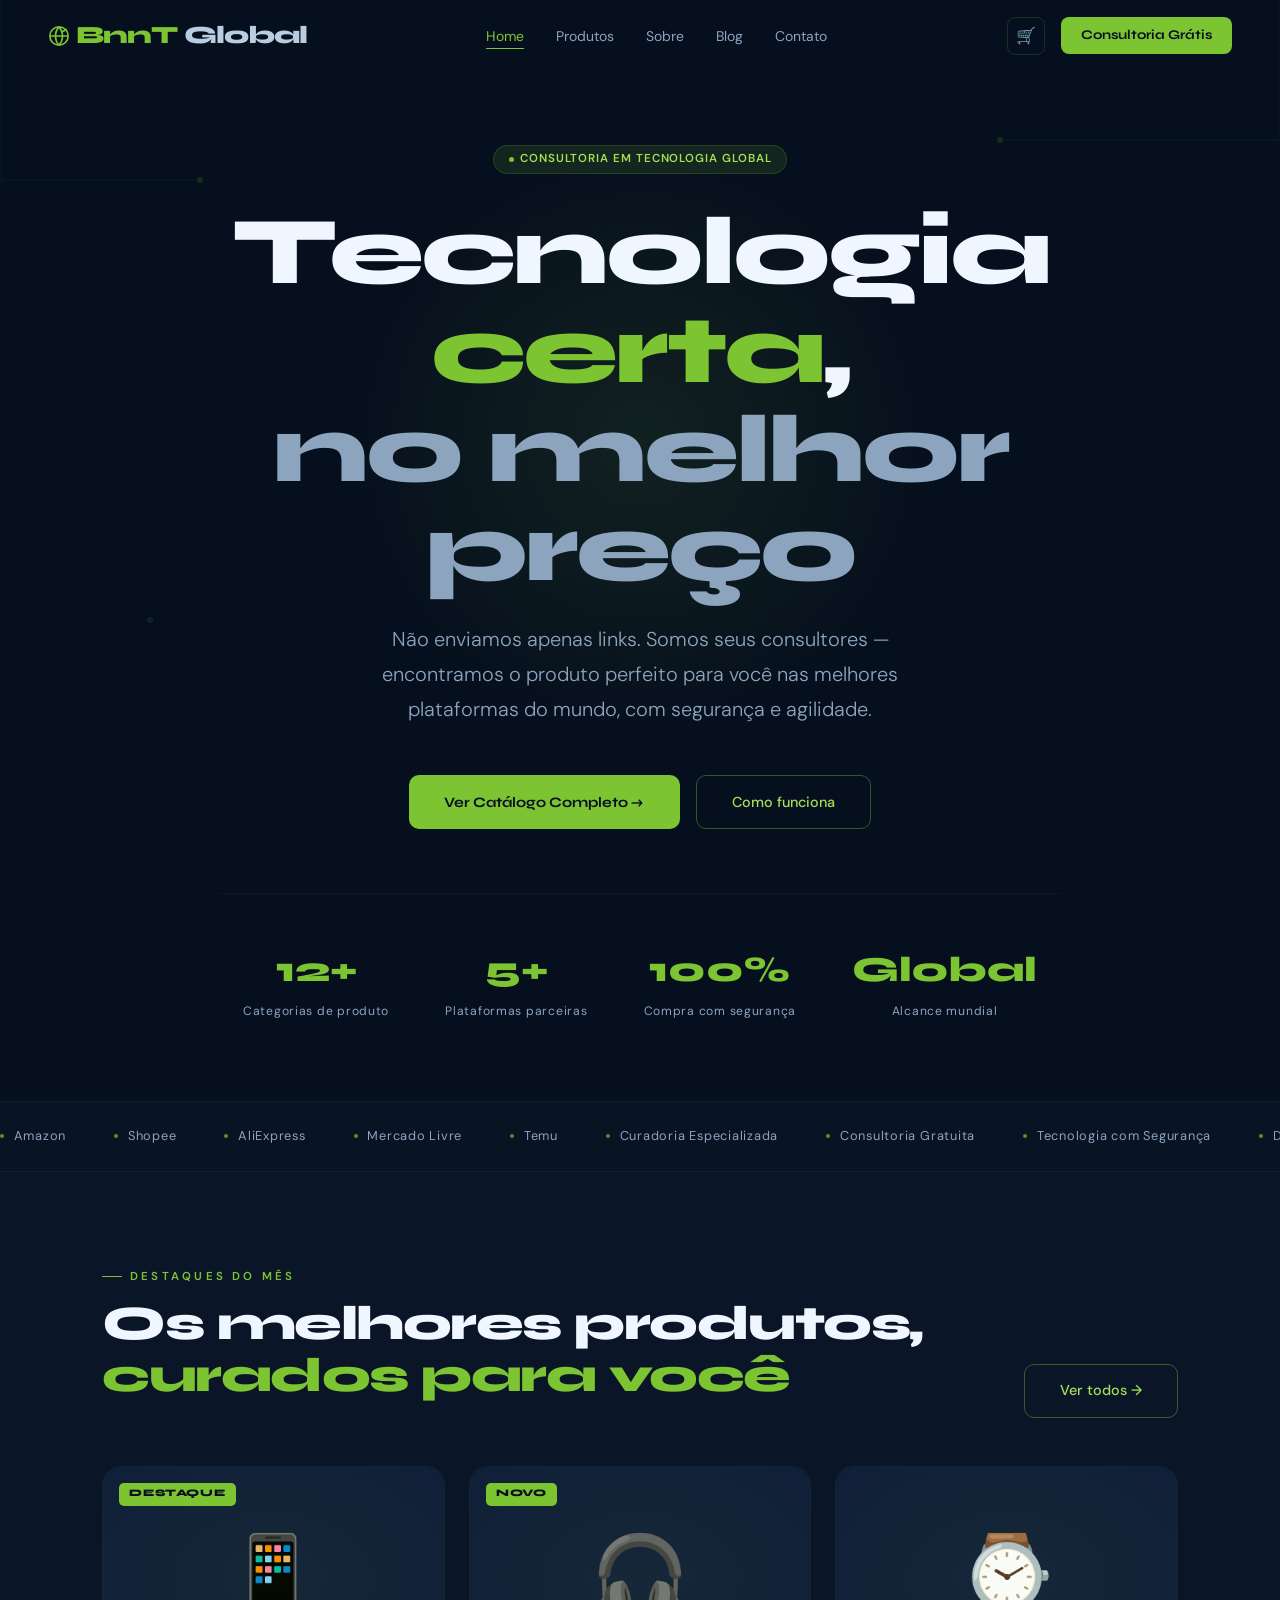
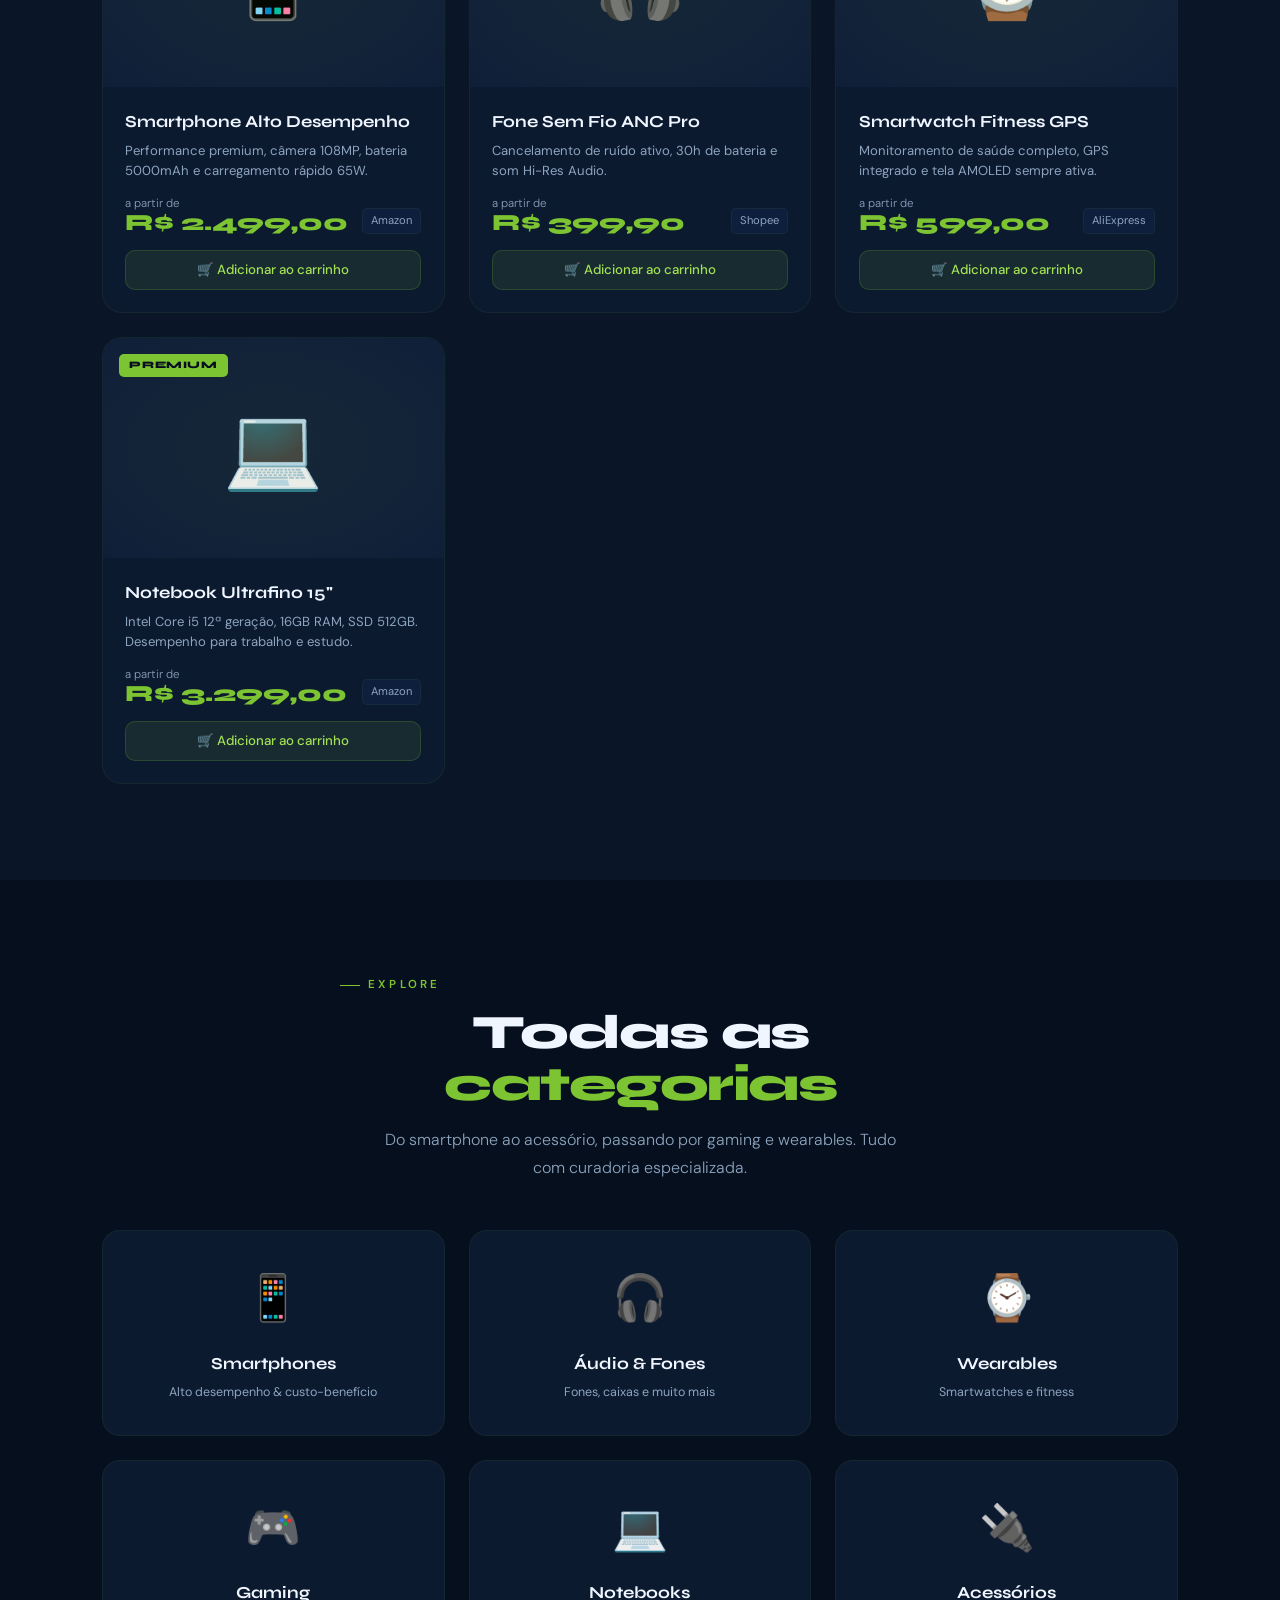
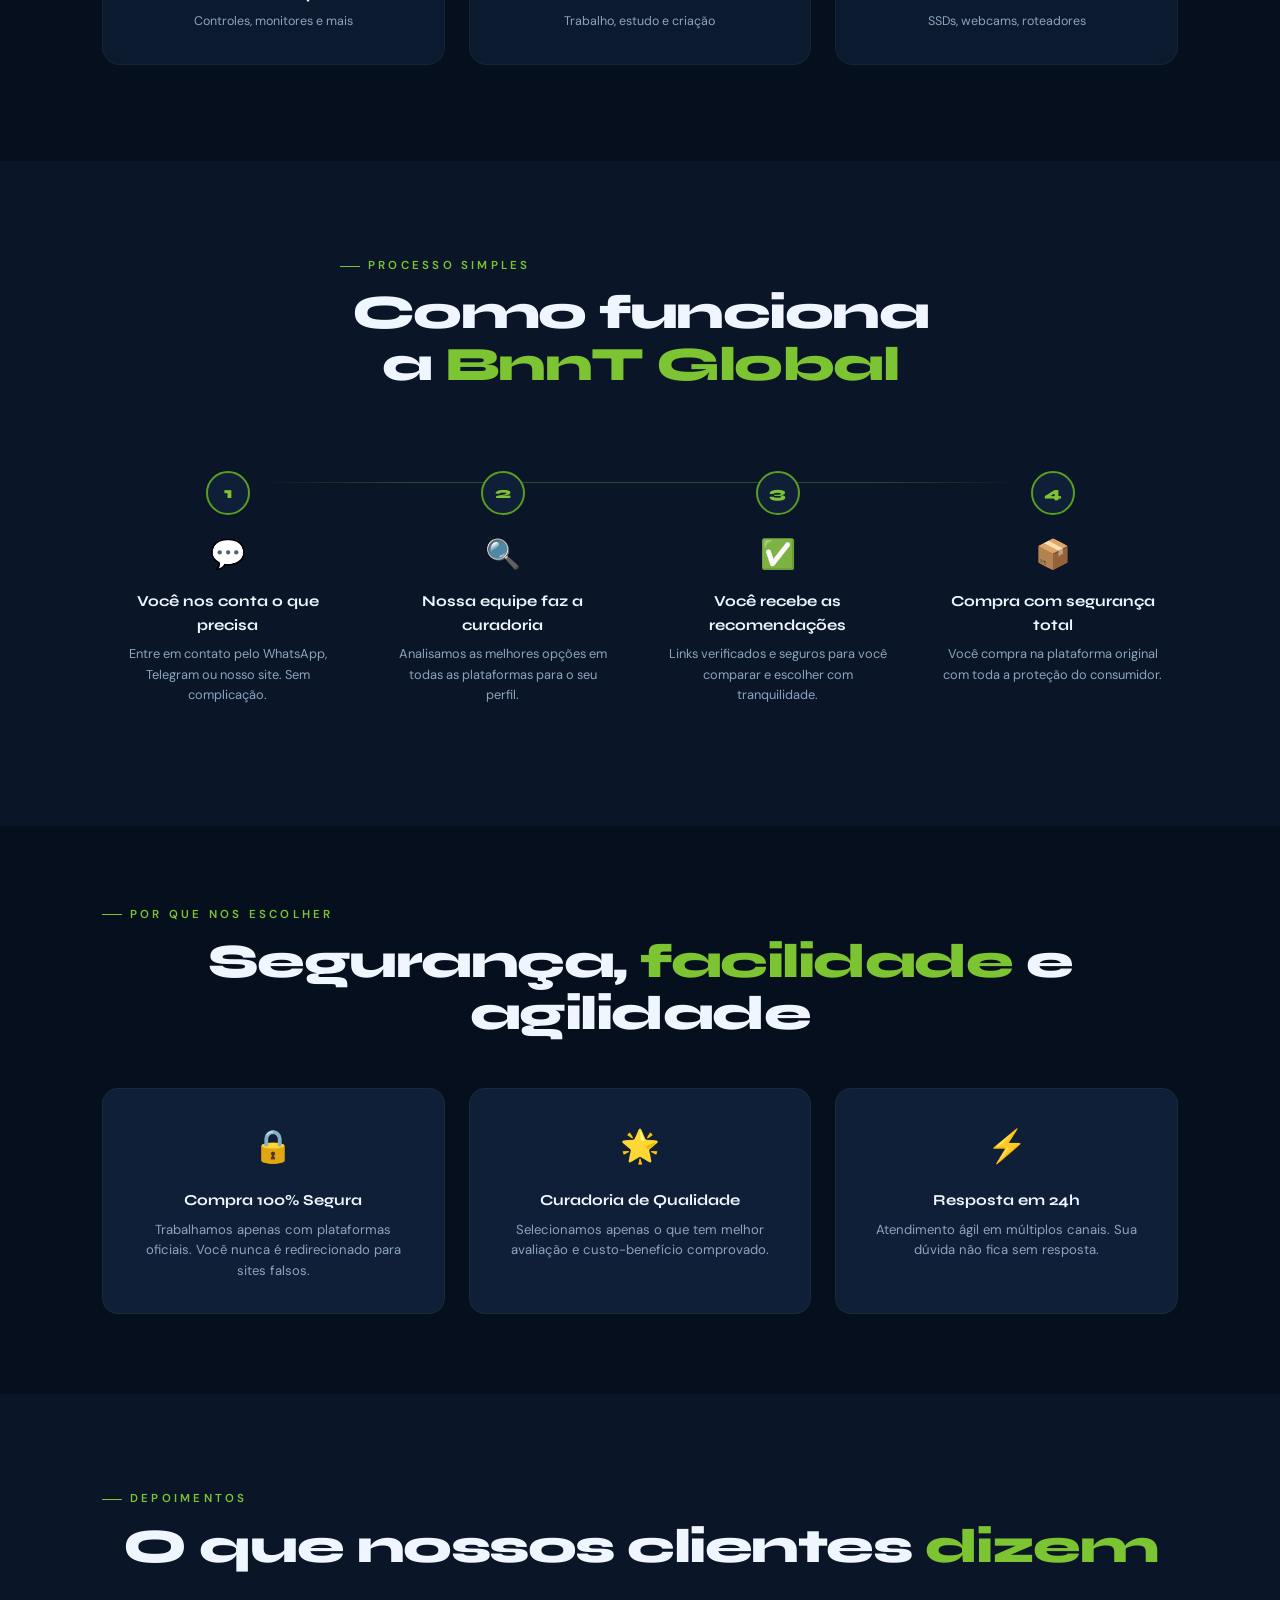
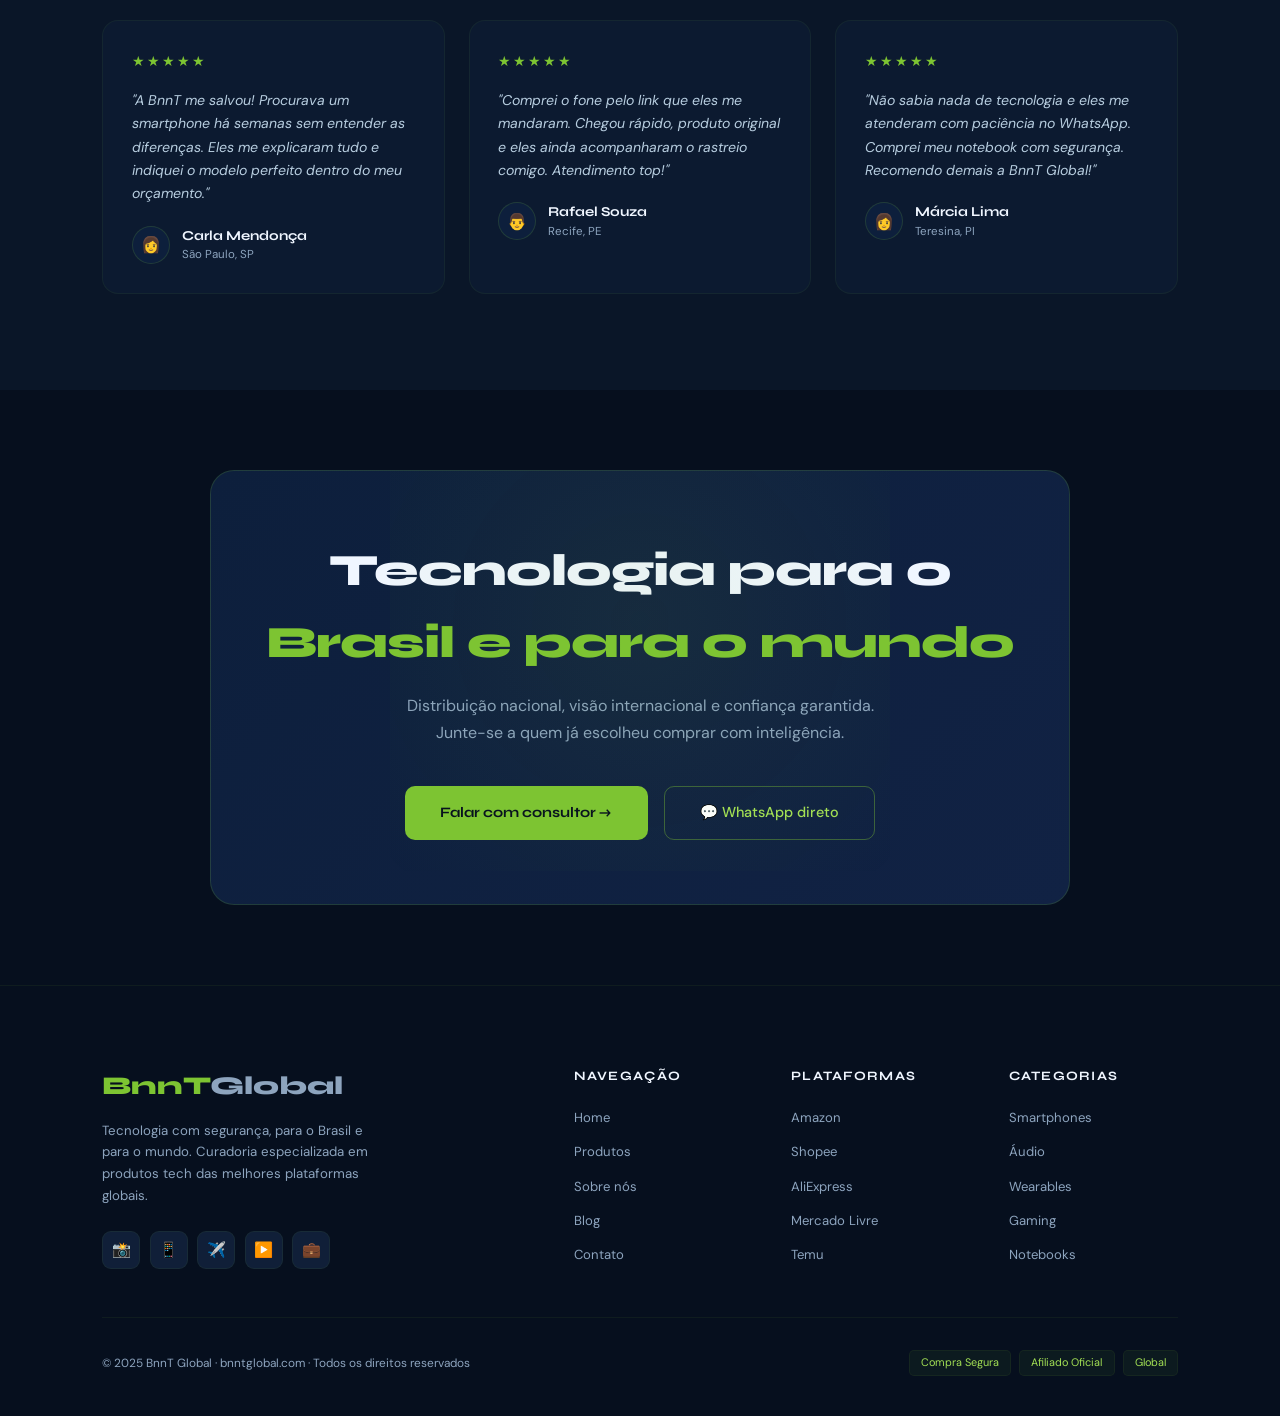
<file: index.html>
<!DOCTYPE html>
<html lang="pt-BR">
<head>
<meta charset="UTF-8">
<meta name="viewport" content="width=device-width, initial-scale=1.0">
<title>BnnT Global — Tecnologia com Segurança para o Mundo</title>
<meta name="description" content="Curadoria especializada em tecnologia. Encontramos o produto perfeito para você nas melhores plataformas globais.">
<link rel="preconnect" href="https://fonts.googleapis.com">
<link href="https://fonts.googleapis.com/css2?family=Syne:wght@400;600;700;800&family=DM+Sans:wght@300;400;500&display=swap" rel="stylesheet">
<link rel="stylesheet" href="style.css">
<!-- Favicon BnnT Global -->
<link rel="icon" type="image/svg+xml" href="#">
<link rel="icon" type="image/png" sizes="32x32" href="#">
<link rel="apple-touch-icon" sizes="180x180" href="#">
<meta name="theme-color" content="#0a1628">
<style>
/* ── HERO ── */
#hero{min-height:100vh;display:flex;align-items:center;padding:9rem 2rem 5rem;text-align:center}
.hero-wrap{max-width:840px;margin:0 auto}
.hero-glow{position:absolute;top:40%;left:50%;transform:translate(-50%,-50%);width:700px;height:700px;background:radial-gradient(ellipse,rgba(125,196,50,.1) 0%,transparent 65%);pointer-events:none}
h1.hero-title{font-family:'Syne',sans-serif;font-size:clamp(3rem,7.5vw,6rem);font-weight:800;line-height:1.03;letter-spacing:-3px;margin-bottom:1.5rem}
.hero-sub{font-size:clamp(1rem,2.2vw,1.25rem);color:var(--silver);max-width:580px;margin:0 auto 3rem;font-weight:300;line-height:1.75}
.hero-btns{display:flex;gap:1rem;justify-content:center;flex-wrap:wrap;margin-bottom:4rem}
.hero-stats{display:flex;gap:3.5rem;justify-content:center;flex-wrap:wrap;padding-top:3rem;border-top:1px solid var(--border2)}
.stat-item .val{font-family:'Syne',sans-serif;font-size:2.2rem;font-weight:800;color:var(--green)}
.stat-item .lbl{font-size:.76rem;color:var(--silver);letter-spacing:.06em;margin-top:.2rem}

/* ── FEATURED ── */
#featured{background:var(--navy2);padding:6rem 2rem}
.featured-header{display:flex;justify-content:space-between;align-items:flex-end;margin-bottom:3rem;flex-wrap:wrap;gap:1rem}
.products-row{display:grid;grid-template-columns:repeat(auto-fill,minmax(260px,1fr));gap:1.5rem}

/* ── CATEGORIES ── */
#categories{background:var(--navy);padding:6rem 2rem}
.cat-grid{display:grid;grid-template-columns:repeat(3,1fr);gap:1.5rem;margin-top:3rem}
.cat-card{background:var(--card);border:1px solid var(--border2);border-radius:18px;padding:2rem 1.5rem;text-align:center;text-decoration:none;transition:all .3s;display:block;position:relative;overflow:hidden}
.cat-card::before{content:'';position:absolute;inset:0;background:linear-gradient(135deg,rgba(125,196,50,.04),transparent);opacity:0;transition:opacity .3s}
.cat-card:hover{border-color:var(--border);transform:translateY(-5px);box-shadow:0 20px 50px rgba(0,0,0,.3)}
.cat-card:hover::before{opacity:1}
.cat-emoji{font-size:2.8rem;margin-bottom:1rem;display:block}
.cat-name{font-family:'Syne',sans-serif;font-size:1.05rem;font-weight:700;color:var(--white);margin-bottom:.3rem}
.cat-count{font-size:.78rem;color:var(--silver)}

/* ── HOW ── */
#how{background:var(--navy2);padding:6rem 2rem}
.how-grid{display:grid;grid-template-columns:repeat(4,1fr);gap:1.5rem;margin-top:3.5rem;position:relative}
.how-grid::before{content:'';position:absolute;top:2.2rem;left:calc(12.5% + 1.5rem);right:calc(12.5% + 1.5rem);height:1px;background:linear-gradient(90deg,transparent,rgba(125,196,50,.3) 20%,rgba(125,196,50,.3) 80%,transparent);pointer-events:none}
.step{text-align:center;padding:1.5rem 1rem}
.step-n{width:44px;height:44px;border:2px solid var(--green3);border-radius:50%;display:flex;align-items:center;justify-content:center;font-family:'Syne',sans-serif;font-size:1rem;font-weight:800;color:var(--green);margin:0 auto 1rem;background:var(--card2);position:relative;z-index:1}
.step-icon{font-size:1.8rem;margin-bottom:.75rem}
.step h4{font-family:'Syne',sans-serif;font-size:.95rem;font-weight:700;margin-bottom:.4rem}
.step p{font-size:.8rem;color:var(--silver);line-height:1.6}

/* ── TRUST BANNER ── */
#trust{background:var(--navy);padding:5rem 2rem}
.trust-row{display:grid;grid-template-columns:repeat(3,1fr);gap:1.5rem;margin-top:3rem}
.trust-box{background:var(--card2);border:1px solid var(--border2);border-radius:16px;padding:2rem;text-align:center;transition:border-color .2s}
.trust-box:hover{border-color:var(--border)}
.trust-box .ico{font-size:2rem;margin-bottom:1rem}
.trust-box h4{font-family:'Syne',sans-serif;font-size:.95rem;margin-bottom:.5rem}
.trust-box p{font-size:.82rem;color:var(--silver);line-height:1.55}

/* ── CTA ── */
.cta-section{padding:5rem 2rem;position:relative;z-index:1}
.cta-inner{background:linear-gradient(135deg,var(--navy3),var(--navy4));border:1px solid var(--border);border-radius:24px;padding:4rem 3rem;text-align:center;max-width:860px;margin:0 auto;position:relative;overflow:hidden}
.cta-inner::before{content:'';position:absolute;top:-100px;left:50%;transform:translateX(-50%);width:500px;height:500px;background:radial-gradient(ellipse,rgba(125,196,50,.07),transparent);pointer-events:none}
.cta-inner h2{font-family:'Syne',sans-serif;font-size:clamp(2rem,4vw,2.8rem);font-weight:800;letter-spacing:-1px;margin-bottom:.8rem}
.cta-inner p{color:var(--silver);max-width:500px;margin:0 auto 2.5rem;line-height:1.7}

/* ── TESTIMONIALS ── */
#depoimentos{background:var(--navy2);padding:6rem 2rem}
.testi-grid{display:grid;grid-template-columns:repeat(3,1fr);gap:1.5rem;margin-top:3rem}
.testi-card{background:var(--card);border:1px solid var(--border2);border-radius:16px;padding:1.8rem;transition:border-color .2s}
.testi-card:hover{border-color:var(--border)}
.stars{color:var(--green);font-size:.9rem;margin-bottom:1rem;letter-spacing:2px}
.testi-text{font-size:.88rem;color:var(--silver2);line-height:1.65;font-style:italic;margin-bottom:1.2rem}
.testi-author{display:flex;align-items:center;gap:.75rem}
.testi-avatar{width:38px;height:38px;border-radius:50%;background:var(--navy3);border:1px solid var(--border);display:flex;align-items:center;justify-content:center;font-size:1rem}
.testi-name{font-family:'Syne',sans-serif;font-size:.85rem;font-weight:700}
.testi-location{font-size:.72rem;color:var(--silver)}

@media(max-width:900px){
  .cat-grid{grid-template-columns:repeat(2,1fr)}
  .how-grid{grid-template-columns:1fr 1fr}.how-grid::before{display:none}
  .trust-row,.testi-grid{grid-template-columns:1fr}
}
@media(max-width:600px){
  .cat-grid{grid-template-columns:1fr 1fr}
  .hero-stats{gap:1.5rem}
  .cta-inner{padding:2.5rem 1.5rem}
}
</style>
</head>
<body>

<div class="circuit-bg"><svg viewBox="0 0 1440 900" preserveAspectRatio="xMidYMid slice" xmlns="http://www.w3.org/2000/svg"><defs><style>.cl{stroke:#7dc432;stroke-width:.5;fill:none}</style></defs><line class="cl" x1="80" y1="0" x2="80" y2="180" opacity=".5"/><line class="cl" x1="80" y1="180" x2="280" y2="180" opacity=".5"/><circle cx="280" cy="180" r="3" fill="#7dc432" opacity=".6"/><line class="cl" x1="280" y1="180" x2="280" y2="380" opacity=".4"/><line class="cl" x1="1360" y1="0" x2="1360" y2="140" opacity=".5"/><line class="cl" x1="1360" y1="140" x2="1080" y2="140" opacity=".5"/><circle cx="1080" cy="140" r="3" fill="#7dc432" opacity=".6"/><line class="cl" x1="40" y1="620" x2="40" y2="900" opacity=".3"/><line class="cl" x1="40" y1="620" x2="230" y2="620" opacity=".3"/><circle cx="230" cy="620" r="3" fill="#7dc432" opacity=".4"/><rect x="77" y="177" width="6" height="6" fill="none" stroke="#7dc432" stroke-width=".5" opacity=".4"/></svg></div>

<nav id="navbar">
  <a class="nav-logo" href="index.html">
    <svg viewBox="0 0 24 24" fill="none" stroke="#7dc432" stroke-width="1.8" width="22" height="22"><circle cx="12" cy="12" r="10"/><path d="M2 12h20M12 2a15 15 0 0 1 0 20M12 2a15 15 0 0 0 0 20"/><path d="M16 7l4-2" stroke-linecap="round"/></svg>
    BnnT<span>Global</span>
  </a>
  <ul class="nav-links">
    <li><a href="index.html" class="active">Home</a></li>
    <li><a href="produtos.html">Produtos</a></li>
    <li><a href="sobre.html">Sobre</a></li>
    <li><a href="blog.html">Blog</a></li>
    <li><a href="contato.html">Contato</a></li>
  </ul>
  <div class="nav-right">
    <button class="nav-cart" onclick="window.location='carrinho.html'" title="Carrinho">🛒<span class="cart-count" style="display:none">0</span></button>
    <a class="nav-cta" href="contato.html">Consultoria Grátis</a>
    <button class="hamburger" id="ham"><span></span><span></span><span></span></button>
  </div>
</nav>
<div class="mobile-menu" id="mobileMenu">
  <a href="index.html">Home</a><a href="produtos.html">Produtos</a><a href="sobre.html">Sobre</a><a href="blog.html">Blog</a><a href="contato.html">Contato</a><a href="carrinho.html">🛒 Carrinho</a>
</div>

<!-- HERO -->
<section id="hero">
  <div class="hero-glow"></div>
  <div class="hero-wrap">
    <div class="badge anim-up" style="margin-bottom:1.8rem"><span class="dot" style="animation:pulse 2s infinite"></span>Consultoria em tecnologia global</div>
    <h1 class="hero-title anim-up-2">Tecnologia <span class="accent">certa</span>,<br><span class="dim">no melhor preço</span></h1>
    <p class="hero-sub anim-up-3">Não enviamos apenas links. Somos seus consultores — encontramos o produto perfeito para você nas melhores plataformas do mundo, com segurança e agilidade.</p>
    <div class="hero-btns anim-up-4">
      <a href="produtos.html" class="btn-primary">Ver Catálogo Completo →</a>
      <a href="sobre.html" class="btn-secondary">Como funciona</a>
    </div>
    <div class="hero-stats">
      <div class="stat-item"><div class="val">12+</div><div class="lbl">Categorias de produto</div></div>
      <div class="stat-item"><div class="val">5+</div><div class="lbl">Plataformas parceiras</div></div>
      <div class="stat-item"><div class="val">100%</div><div class="lbl">Compra com segurança</div></div>
      <div class="stat-item"><div class="val">Global</div><div class="lbl">Alcance mundial</div></div>
    </div>
  </div>
</section>

<!-- MARQUEE -->
<div class="marquee-wrap">
  <div class="marquee-track">
    <div class="marquee-item"><span class="dot"></span>Amazon</div><div class="marquee-item"><span class="dot"></span>Shopee</div><div class="marquee-item"><span class="dot"></span>AliExpress</div><div class="marquee-item"><span class="dot"></span>Mercado Livre</div><div class="marquee-item"><span class="dot"></span>Temu</div><div class="marquee-item"><span class="dot"></span>Curadoria Especializada</div><div class="marquee-item"><span class="dot"></span>Consultoria Gratuita</div><div class="marquee-item"><span class="dot"></span>Tecnologia com Segurança</div><div class="marquee-item"><span class="dot"></span>Distribuição Nacional</div><div class="marquee-item"><span class="dot"></span>Visão Internacional</div>
    <div class="marquee-item"><span class="dot"></span>Amazon</div><div class="marquee-item"><span class="dot"></span>Shopee</div><div class="marquee-item"><span class="dot"></span>AliExpress</div><div class="marquee-item"><span class="dot"></span>Mercado Livre</div><div class="marquee-item"><span class="dot"></span>Temu</div><div class="marquee-item"><span class="dot"></span>Curadoria Especializada</div><div class="marquee-item"><span class="dot"></span>Consultoria Gratuita</div><div class="marquee-item"><span class="dot"></span>Tecnologia com Segurança</div><div class="marquee-item"><span class="dot"></span>Distribuição Nacional</div><div class="marquee-item"><span class="dot"></span>Visão Internacional</div>
  </div>
</div>

<!-- FEATURED PRODUCTS -->
<section id="featured">
  <div class="container">
    <div class="featured-header reveal">
      <div>
        <div class="section-eyebrow">Destaques do Mês</div>
        <h2 class="section-title">Os melhores produtos,<br><span class="accent">curados para você</span></h2>
      </div>
      <a href="produtos.html" class="btn-secondary">Ver todos →</a>
    </div>
    <div class="products-row reveal-grid" id="featuredGrid"></div>
  </div>
</section>

<!-- CATEGORIES -->
<section id="categories">
  <div class="container">
    <div style="text-align:center;max-width:600px;margin:0 auto" class="reveal">
      <div class="section-eyebrow">Explore</div>
      <h2 class="section-title">Todas as <span class="accent">categorias</span></h2>
      <p class="section-desc" style="margin:0 auto">Do smartphone ao acessório, passando por gaming e wearables. Tudo com curadoria especializada.</p>
    </div>
    <div class="cat-grid reveal-grid">
      <a href="produtos.html?cat=smartphones" class="cat-card"><span class="cat-emoji">📱</span><div class="cat-name">Smartphones</div><div class="cat-count">Alto desempenho & custo-benefício</div></a>
      <a href="produtos.html?cat=audio" class="cat-card"><span class="cat-emoji">🎧</span><div class="cat-name">Áudio & Fones</div><div class="cat-count">Fones, caixas e muito mais</div></a>
      <a href="produtos.html?cat=wearables" class="cat-card"><span class="cat-emoji">⌚</span><div class="cat-name">Wearables</div><div class="cat-count">Smartwatches e fitness</div></a>
      <a href="produtos.html?cat=gaming" class="cat-card"><span class="cat-emoji">🎮</span><div class="cat-name">Gaming</div><div class="cat-count">Controles, monitores e mais</div></a>
      <a href="produtos.html?cat=notebooks" class="cat-card"><span class="cat-emoji">💻</span><div class="cat-name">Notebooks</div><div class="cat-count">Trabalho, estudo e criação</div></a>
      <a href="produtos.html?cat=acessorios" class="cat-card"><span class="cat-emoji">🔌</span><div class="cat-name">Acessórios</div><div class="cat-count">SSDs, webcams, roteadores</div></a>
    </div>
  </div>
</section>

<!-- HOW IT WORKS -->
<section id="how">
  <div class="container">
    <div style="text-align:center;max-width:600px;margin:0 auto" class="reveal">
      <div class="section-eyebrow">Processo simples</div>
      <h2 class="section-title">Como funciona a <span class="accent">BnnT Global</span></h2>
    </div>
    <div class="how-grid reveal-grid">
      <div class="step"><div class="step-n">1</div><div class="step-icon">💬</div><h4>Você nos conta o que precisa</h4><p>Entre em contato pelo WhatsApp, Telegram ou nosso site. Sem complicação.</p></div>
      <div class="step"><div class="step-n">2</div><div class="step-icon">🔍</div><h4>Nossa equipe faz a curadoria</h4><p>Analisamos as melhores opções em todas as plataformas para o seu perfil.</p></div>
      <div class="step"><div class="step-n">3</div><div class="step-icon">✅</div><h4>Você recebe as recomendações</h4><p>Links verificados e seguros para você comparar e escolher com tranquilidade.</p></div>
      <div class="step"><div class="step-n">4</div><div class="step-icon">📦</div><h4>Compra com segurança total</h4><p>Você compra na plataforma original com toda a proteção do consumidor.</p></div>
    </div>
  </div>
</section>

<!-- TRUST -->
<section id="trust">
  <div class="container">
    <div style="text-align:center" class="reveal">
      <div class="section-eyebrow">Por que nos escolher</div>
      <h2 class="section-title">Segurança, <span class="accent">facilidade</span> e agilidade</h2>
    </div>
    <div class="trust-row reveal-grid">
      <div class="trust-box"><div class="ico">🔒</div><h4>Compra 100% Segura</h4><p>Trabalhamos apenas com plataformas oficiais. Você nunca é redirecionado para sites falsos.</p></div>
      <div class="trust-box"><div class="ico">🌟</div><h4>Curadoria de Qualidade</h4><p>Selecionamos apenas o que tem melhor avaliação e custo-benefício comprovado.</p></div>
      <div class="trust-box"><div class="ico">⚡</div><h4>Resposta em 24h</h4><p>Atendimento ágil em múltiplos canais. Sua dúvida não fica sem resposta.</p></div>
    </div>
  </div>
</section>

<!-- TESTIMONIALS -->
<section id="depoimentos">
  <div class="container">
    <div style="text-align:center" class="reveal">
      <div class="section-eyebrow">Depoimentos</div>
      <h2 class="section-title">O que nossos clientes <span class="accent">dizem</span></h2>
    </div>
    <div class="testi-grid reveal-grid">
      <div class="testi-card"><div class="stars">★★★★★</div><p class="testi-text">"A BnnT me salvou! Procurava um smartphone há semanas sem entender as diferenças. Eles me explicaram tudo e indiquei o modelo perfeito dentro do meu orçamento."</p><div class="testi-author"><div class="testi-avatar">👩</div><div><div class="testi-name">Carla Mendonça</div><div class="testi-location">São Paulo, SP</div></div></div></div>
      <div class="testi-card"><div class="stars">★★★★★</div><p class="testi-text">"Comprei o fone pelo link que eles me mandaram. Chegou rápido, produto original e eles ainda acompanharam o rastreio comigo. Atendimento top!"</p><div class="testi-author"><div class="testi-avatar">👨</div><div><div class="testi-name">Rafael Souza</div><div class="testi-location">Recife, PE</div></div></div></div>
      <div class="testi-card"><div class="stars">★★★★★</div><p class="testi-text">"Não sabia nada de tecnologia e eles me atenderam com paciência no WhatsApp. Comprei meu notebook com segurança. Recomendo demais a BnnT Global!"</p><div class="testi-author"><div class="testi-avatar">👩</div><div><div class="testi-name">Márcia Lima</div><div class="testi-location">Teresina, PI</div></div></div></div>
    </div>
  </div>
</section>

<!-- CTA FINAL -->
<div class="cta-section">
  <div class="cta-inner reveal">
    <h2>Tecnologia para o <span class="accent">Brasil e para o mundo</span></h2>
    <p>Distribuição nacional, visão internacional e confiança garantida. Junte-se a quem já escolheu comprar com inteligência.</p>
    <div style="display:flex;gap:1rem;justify-content:center;flex-wrap:wrap">
      <a href="contato.html" class="btn-primary">Falar com consultor →</a>
      <a href="https://wa.me/5586998020422" class="btn-secondary" target="_blank">💬 WhatsApp direto</a>
    </div>
  </div>
</div>

<footer>
  <div class="footer-inner">
    <div class="footer-grid">
      <div><div class="footer-logo">BnnT<span>Global</span></div><p class="footer-tagline">Tecnologia com segurança, para o Brasil e para o mundo. Curadoria especializada em produtos tech das melhores plataformas globais.</p><div class="footer-social"><a class="social-btn" href="https://instagram.com/bnntglobal" target="_blank">📸</a><a class="social-btn" href="https://wa.me/5586998020422" target="_blank">📱</a><a class="social-btn" href="https://t.me/bnntglobal" target="_blank">✈️</a><a class="social-btn" href="https://youtube.com/@bnntglobal" target="_blank">▶️</a><a class="social-btn" href="https://linkedin.com/company/bnntglobal" target="_blank">💼</a></div></div>
      <div class="footer-col"><h5>Navegação</h5><ul><li><a href="index.html">Home</a></li><li><a href="produtos.html">Produtos</a></li><li><a href="sobre.html">Sobre nós</a></li><li><a href="blog.html">Blog</a></li><li><a href="contato.html">Contato</a></li></ul></div>
      <div class="footer-col"><h5>Plataformas</h5><ul><li><a href="produtos.html">Amazon</a></li><li><a href="produtos.html">Shopee</a></li><li><a href="produtos.html">AliExpress</a></li><li><a href="produtos.html">Mercado Livre</a></li><li><a href="produtos.html">Temu</a></li></ul></div>
      <div class="footer-col"><h5>Categorias</h5><ul><li><a href="produtos.html">Smartphones</a></li><li><a href="produtos.html">Áudio</a></li><li><a href="produtos.html">Wearables</a></li><li><a href="produtos.html">Gaming</a></li><li><a href="produtos.html">Notebooks</a></li></ul></div>
    </div>
    <div class="footer-bottom"><p>© 2025 BnnT Global · bnntglobal.com · Todos os direitos reservados</p><div class="footer-badges"><span class="f-badge">Compra Segura</span><span class="f-badge">Afiliado Oficial</span><span class="f-badge">Global</span></div></div>
  </div>
</footer>

<div id="toast" class="toast"></div>
<script src="products.js"></script>
<script src="app.js"></script>
<script>
document.addEventListener('DOMContentLoaded', () => {
  const grid = document.getElementById('featuredGrid');
  const featured = PRODUCTS.filter(p => p.featured).slice(0, 4);
  featured.forEach(p => {
    grid.innerHTML += `
    <div class="product-card">
      ${p.badge ? `<span class="product-badge">${p.badge}</span>` : ''}
      <div class="product-img">${p.emoji}</div>
      <div class="product-info">
        <div class="product-name">${p.name}</div>
        <div class="product-desc">${p.desc}</div>
        <div class="product-meta">
          <div class="product-price"><small>a partir de</small>R$ ${p.price.toLocaleString('pt-BR',{minimumFractionDigits:2})}</div>
          <span class="product-platform">${p.platform}</span>
        </div>
        <button class="add-cart-btn" onclick="BnnT.addItem({id:${p.id},name:'${p.name}',price:${p.price},emoji:'${p.emoji}'})">🛒 Adicionar ao carrinho</button>
      </div>
    </div>`;
  });
});
</script>
</body>
</html>
</file>
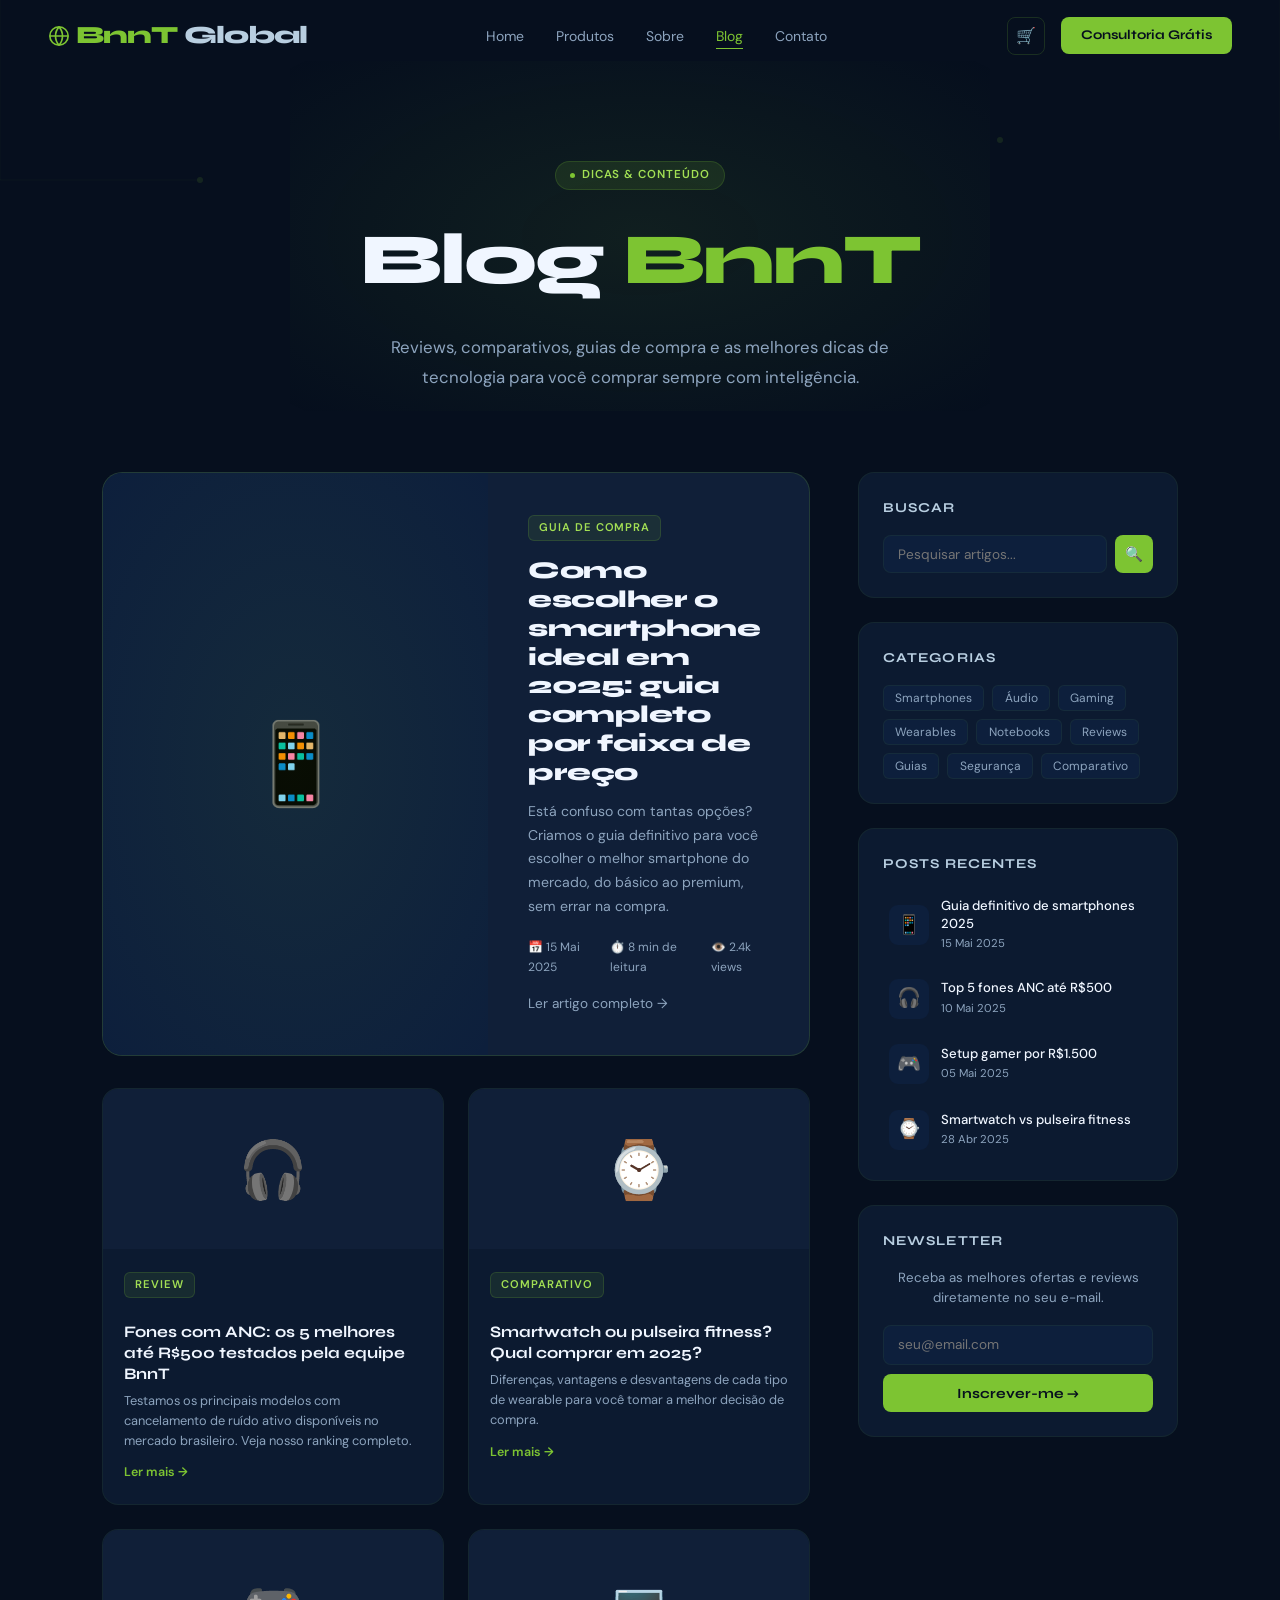
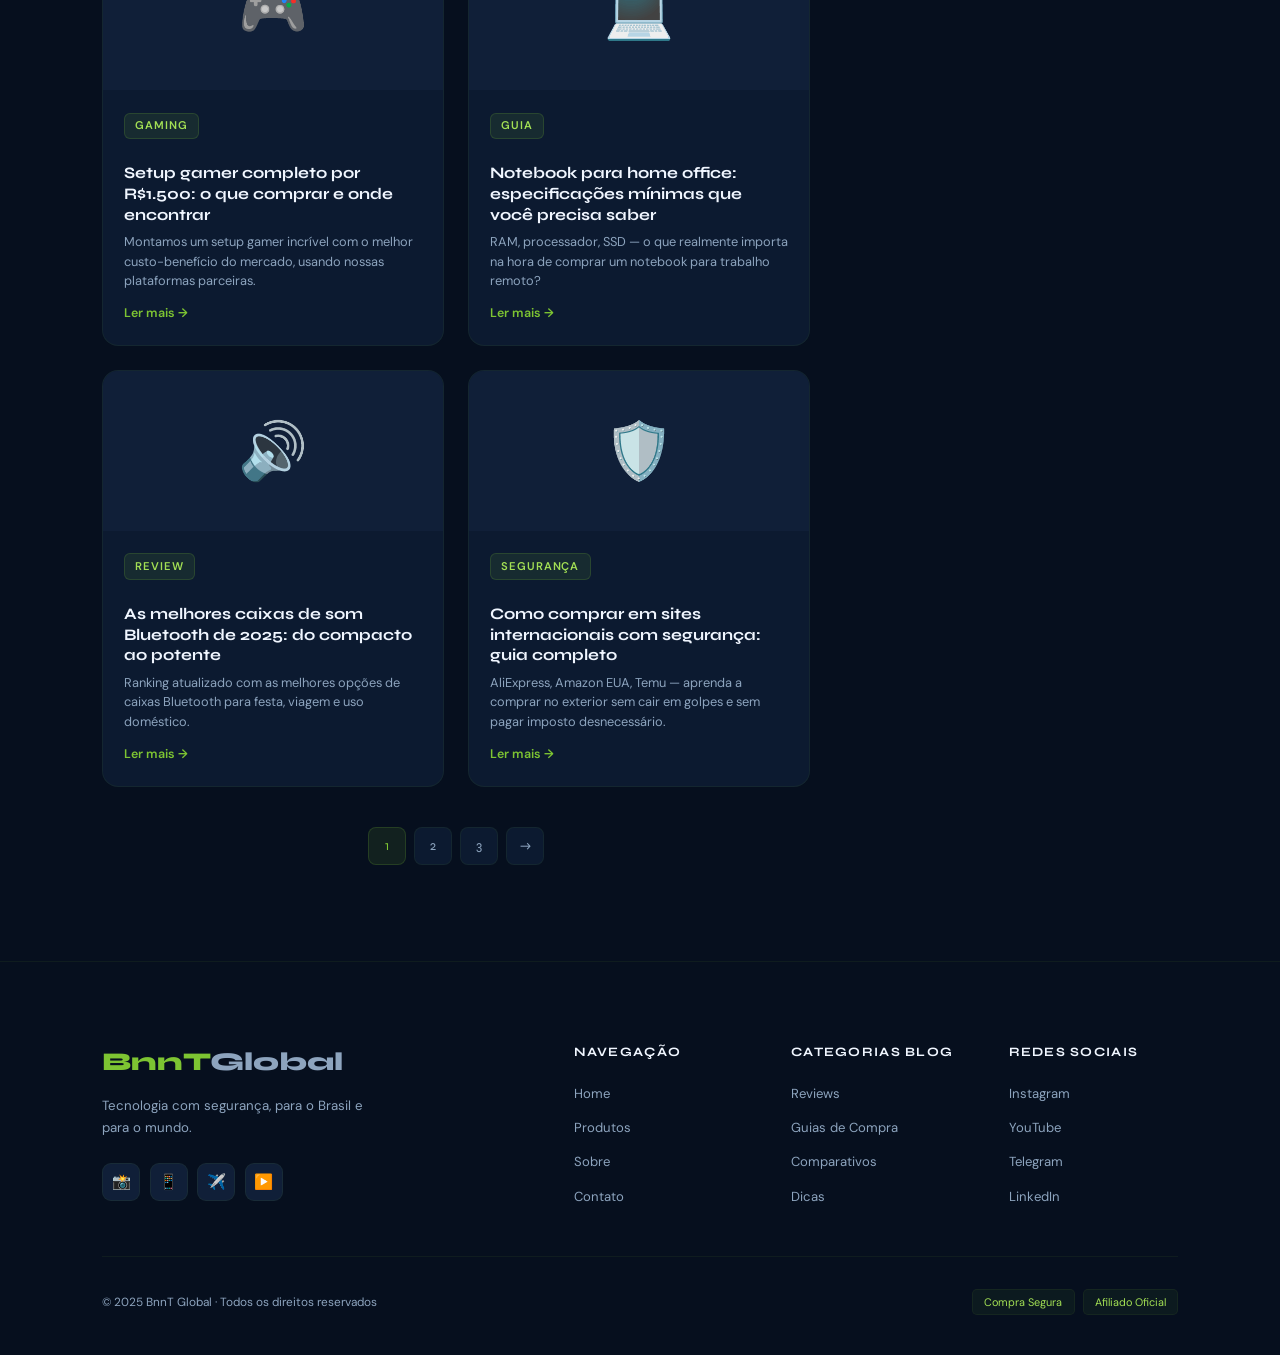
<file: blog.html>
<!DOCTYPE html>
<html lang="pt-BR">
<head>
<meta charset="UTF-8">
<meta name="viewport" content="width=device-width, initial-scale=1.0">
<title>Blog & Dicas — BnnT Global</title>
<link rel="preconnect" href="https://fonts.googleapis.com">
<link href="https://fonts.googleapis.com/css2?family=Syne:wght@400;600;700;800&family=DM+Sans:wght@300;400;500&display=swap" rel="stylesheet">
<link rel="stylesheet" href="style.css">
<!-- Favicon BnnT Global -->
<link rel="icon" type="image/svg+xml" href="#">
<link rel="icon" type="image/png" sizes="32x32" href="#">
<link rel="apple-touch-icon" sizes="180x180" href="#">
<meta name="theme-color" content="#0a1628">
<style>
.page-hero{padding:10rem 2rem 5rem;text-align:center;position:relative;z-index:1}
.page-hero h1{font-family:'Syne',sans-serif;font-size:clamp(2.5rem,6vw,4.5rem);font-weight:800;letter-spacing:-2px;margin:.75rem 0 1rem}
.page-hero p{color:var(--silver);font-size:1.05rem;max-width:520px;margin:0 auto;line-height:1.75}
.hero-glow{position:absolute;top:50%;left:50%;transform:translate(-50%,-50%);width:700px;height:350px;background:radial-gradient(ellipse,rgba(125,196,50,.09),transparent);pointer-events:none}

.blog-layout{max-width:1140px;margin:0 auto;padding:0 2rem 6rem;display:grid;grid-template-columns:1fr 320px;gap:3rem}

/* POSTS */
.post-featured{background:var(--card2);border:1px solid var(--border);border-radius:20px;overflow:hidden;margin-bottom:2rem;display:grid;grid-template-columns:1.2fr 1fr;transition:border-color .2s}
.post-featured:hover{border-color:rgba(125,196,50,.35)}
.post-featured-img{background:var(--navy3);display:flex;align-items:center;justify-content:center;font-size:5rem;min-height:280px;position:relative;overflow:hidden}
.post-featured-img::after{content:'';position:absolute;inset:0;background:radial-gradient(ellipse at center,rgba(125,196,50,.07),transparent)}
.post-featured-body{padding:2.5rem}
.post-tag{display:inline-block;background:rgba(125,196,50,.1);border:1px solid var(--border);border-radius:6px;padding:.2rem .65rem;font-size:.7rem;color:var(--green2);letter-spacing:.08em;text-transform:uppercase;font-weight:600;margin-bottom:1rem}
.post-featured-body h2{font-family:'Syne',sans-serif;font-size:1.5rem;font-weight:800;letter-spacing:-.5px;margin-bottom:.75rem;line-height:1.2}
.post-featured-body h2 a{color:var(--white);text-decoration:none;transition:color .2s}
.post-featured-body h2 a:hover{color:var(--green)}
.post-featured-body p{color:var(--silver);font-size:.88rem;line-height:1.7;margin-bottom:1.2rem}
.post-meta{display:flex;align-items:center;gap:1rem;font-size:.75rem;color:var(--silver)}
.post-meta span{display:flex;align-items:center;gap:.3rem}

.posts-grid{display:grid;grid-template-columns:repeat(2,1fr);gap:1.5rem}
.post-card{background:var(--card);border:1px solid var(--border2);border-radius:16px;overflow:hidden;transition:all .3s}
.post-card:hover{border-color:var(--border);transform:translateY(-3px)}
.post-card-img{background:var(--card2);display:flex;align-items:center;justify-content:center;font-size:3.5rem;height:160px}
.post-card-body{padding:1.3rem}
.post-card-body h3{font-family:'Syne',sans-serif;font-size:1rem;font-weight:700;margin:.5rem 0 .4rem;line-height:1.3}
.post-card-body h3 a{color:var(--white);text-decoration:none;transition:color .2s}
.post-card-body h3 a:hover{color:var(--green)}
.post-card-body p{font-size:.8rem;color:var(--silver);line-height:1.55;margin-bottom:.8rem}
.read-more{font-size:.78rem;color:var(--green);text-decoration:none;font-weight:600;display:flex;align-items:center;gap:.3rem;transition:gap .2s}
.read-more:hover{gap:.5rem}

/* SIDEBAR */
.blog-sidebar{}
.sidebar-widget{background:var(--card);border:1px solid var(--border2);border-radius:16px;padding:1.5rem;margin-bottom:1.5rem}
.sidebar-widget h4{font-family:'Syne',sans-serif;font-size:.85rem;font-weight:700;margin-bottom:1rem;letter-spacing:.08em;color:var(--silver2);text-transform:uppercase}
.search-box{display:flex;gap:.5rem}
.search-box input{flex:1;background:var(--navy3);border:1px solid var(--border2);border-radius:8px;padding:.6rem .9rem;color:var(--white);font-size:.85rem;font-family:'DM Sans',sans-serif;outline:none;transition:border-color .2s}
.search-box input:focus{border-color:var(--border)}
.search-box button{background:var(--green);border:none;border-radius:8px;width:38px;cursor:pointer;font-size:.9rem;transition:background .2s}
.search-box button:hover{background:var(--green2)}
.tag-cloud{display:flex;flex-wrap:wrap;gap:.5rem}
.tag-btn{background:var(--navy3);border:1px solid var(--border2);border-radius:6px;padding:.25rem .7rem;font-size:.75rem;color:var(--silver);cursor:pointer;transition:all .2s;font-family:'DM Sans',sans-serif}
.tag-btn:hover{border-color:var(--border);color:var(--green)}
.recent-list{display:flex;flex-direction:column;gap:.8rem}
.recent-item{display:flex;align-items:center;gap:.75rem;text-decoration:none;transition:all .2s;padding:.4rem;border-radius:8px}
.recent-item:hover{background:rgba(125,196,50,.04)}
.recent-icon{width:40px;height:40px;background:var(--navy3);border-radius:9px;display:flex;align-items:center;justify-content:center;font-size:1.2rem;flex-shrink:0}
.recent-title{font-size:.82rem;color:var(--white);line-height:1.35;font-weight:500;transition:color .2s}
.recent-item:hover .recent-title{color:var(--green)}
.recent-date{font-size:.71rem;color:var(--silver);margin-top:.15rem}
.newsletter-box{text-align:center}
.newsletter-box p{font-size:.83rem;color:var(--silver);margin-bottom:1rem;line-height:1.55}
.newsletter-box input{width:100%;background:var(--navy3);border:1px solid var(--border2);border-radius:8px;padding:.65rem .9rem;color:var(--white);font-size:.85rem;font-family:'DM Sans',sans-serif;outline:none;margin-bottom:.6rem;transition:border-color .2s}
.newsletter-box input:focus{border-color:var(--border)}
.newsletter-box button{width:100%;background:var(--green);color:var(--navy);border:none;border-radius:8px;padding:.65rem;font-family:'Syne',sans-serif;font-weight:700;font-size:.88rem;cursor:pointer;transition:background .2s}
.newsletter-box button:hover{background:var(--green2)}

.pagination{display:flex;justify-content:center;gap:.5rem;margin-top:2.5rem}
.page-btn{width:38px;height:38px;background:var(--card);border:1px solid var(--border2);border-radius:8px;display:flex;align-items:center;justify-content:center;font-size:.85rem;color:var(--silver);cursor:pointer;transition:all .2s;font-family:'Syne',sans-serif}
.page-btn.active,.page-btn:hover{background:rgba(125,196,50,.1);border-color:var(--border);color:var(--green)}

@media(max-width:1000px){.blog-layout{grid-template-columns:1fr}.blog-sidebar{display:none}}
@media(max-width:700px){.post-featured{grid-template-columns:1fr}.posts-grid{grid-template-columns:1fr}}
</style>
</head>
<body>

<div class="circuit-bg"><svg viewBox="0 0 1440 900" preserveAspectRatio="xMidYMid slice" xmlns="http://www.w3.org/2000/svg"><defs><style>.cl{stroke:#7dc432;stroke-width:.5;fill:none}</style></defs><line class="cl" x1="80" y1="0" x2="80" y2="180" opacity=".4"/><line class="cl" x1="80" y1="180" x2="280" y2="180" opacity=".4"/><circle cx="280" cy="180" r="3" fill="#7dc432" opacity=".5"/><line class="cl" x1="1360" y1="0" x2="1360" y2="140" opacity=".4"/><circle cx="1080" cy="140" r="3" fill="#7dc432" opacity=".5"/></svg></div>

<nav id="navbar">
  <a class="nav-logo" href="index.html"><svg viewBox="0 0 24 24" fill="none" stroke="#7dc432" stroke-width="1.8" width="22" height="22"><circle cx="12" cy="12" r="10"/><path d="M2 12h20M12 2a15 15 0 0 1 0 20M12 2a15 15 0 0 0 0 20"/></svg>BnnT<span>Global</span></a>
  <ul class="nav-links">
    <li><a href="index.html">Home</a></li><li><a href="produtos.html">Produtos</a></li><li><a href="sobre.html">Sobre</a></li><li><a href="blog.html" class="active">Blog</a></li><li><a href="contato.html">Contato</a></li>
  </ul>
  <div class="nav-right">
    <button class="nav-cart" onclick="window.location='carrinho.html'">🛒<span class="cart-count" style="display:none">0</span></button>
    <a class="nav-cta" href="contato.html">Consultoria Grátis</a>
    <button class="hamburger" id="ham"><span></span><span></span><span></span></button>
  </div>
</nav>
<div class="mobile-menu" id="mobileMenu"><a href="index.html">Home</a><a href="produtos.html">Produtos</a><a href="sobre.html">Sobre</a><a href="blog.html">Blog</a><a href="contato.html">Contato</a><a href="carrinho.html">🛒 Carrinho</a></div>

<div class="page-hero">
  <div class="hero-glow"></div>
  <div class="badge anim-up"><span class="dot" style="animation:pulse 2s infinite"></span>Dicas & Conteúdo</div>
  <h1 class="anim-up-2">Blog <span class="accent">BnnT</span></h1>
  <p class="anim-up-3">Reviews, comparativos, guias de compra e as melhores dicas de tecnologia para você comprar sempre com inteligência.</p>
</div>

<div class="blog-layout">
  <!-- MAIN -->
  <main>
    <!-- FEATURED POST -->
    <div class="post-featured reveal">
      <div class="post-featured-img">📱</div>
      <div class="post-featured-body">
        <span class="post-tag">Guia de Compra</span>
        <h2><a href="blog.html">Como escolher o smartphone ideal em 2025: guia completo por faixa de preço</a></h2>
        <p>Está confuso com tantas opções? Criamos o guia definitivo para você escolher o melhor smartphone do mercado, do básico ao premium, sem errar na compra.</p>
        <div class="post-meta">
          <span>📅 15 Mai 2025</span>
          <span>⏱️ 8 min de leitura</span>
          <span>👁️ 2.4k views</span>
        </div>
        <a href="blog.html" class="btn-ghost" style="margin-top:1rem">Ler artigo completo →</a>
      </div>
    </div>

    <!-- POSTS GRID -->
    <div class="posts-grid reveal-grid">
      <div class="post-card">
        <div class="post-card-img">🎧</div>
        <div class="post-card-body">
          <span class="post-tag">Review</span>
          <h3><a href="blog.html">Fones com ANC: os 5 melhores até R$500 testados pela equipe BnnT</a></h3>
          <p>Testamos os principais modelos com cancelamento de ruído ativo disponíveis no mercado brasileiro. Veja nosso ranking completo.</p>
          <a href="blog.html" class="read-more">Ler mais →</a>
        </div>
      </div>
      <div class="post-card">
        <div class="post-card-img">⌚</div>
        <div class="post-card-body">
          <span class="post-tag">Comparativo</span>
          <h3><a href="blog.html">Smartwatch ou pulseira fitness? Qual comprar em 2025?</a></h3>
          <p>Diferenças, vantagens e desvantagens de cada tipo de wearable para você tomar a melhor decisão de compra.</p>
          <a href="blog.html" class="read-more">Ler mais →</a>
        </div>
      </div>
      <div class="post-card">
        <div class="post-card-img">🎮</div>
        <div class="post-card-body">
          <span class="post-tag">Gaming</span>
          <h3><a href="blog.html">Setup gamer completo por R$1.500: o que comprar e onde encontrar</a></h3>
          <p>Montamos um setup gamer incrível com o melhor custo-benefício do mercado, usando nossas plataformas parceiras.</p>
          <a href="blog.html" class="read-more">Ler mais →</a>
        </div>
      </div>
      <div class="post-card">
        <div class="post-card-img">💻</div>
        <div class="post-card-body">
          <span class="post-tag">Guia</span>
          <h3><a href="blog.html">Notebook para home office: especificações mínimas que você precisa saber</a></h3>
          <p>RAM, processador, SSD — o que realmente importa na hora de comprar um notebook para trabalho remoto?</p>
          <a href="blog.html" class="read-more">Ler mais →</a>
        </div>
      </div>
      <div class="post-card">
        <div class="post-card-img">🔊</div>
        <div class="post-card-body">
          <span class="post-tag">Review</span>
          <h3><a href="blog.html">As melhores caixas de som Bluetooth de 2025: do compacto ao potente</a></h3>
          <p>Ranking atualizado com as melhores opções de caixas Bluetooth para festa, viagem e uso doméstico.</p>
          <a href="blog.html" class="read-more">Ler mais →</a>
        </div>
      </div>
      <div class="post-card">
        <div class="post-card-img">🛡️</div>
        <div class="post-card-body">
          <span class="post-tag">Segurança</span>
          <h3><a href="blog.html">Como comprar em sites internacionais com segurança: guia completo</a></h3>
          <p>AliExpress, Amazon EUA, Temu — aprenda a comprar no exterior sem cair em golpes e sem pagar imposto desnecessário.</p>
          <a href="blog.html" class="read-more">Ler mais →</a>
        </div>
      </div>
    </div>

    <div class="pagination">
      <button class="page-btn active">1</button>
      <button class="page-btn">2</button>
      <button class="page-btn">3</button>
      <button class="page-btn">→</button>
    </div>
  </main>

  <!-- SIDEBAR -->
  <aside class="blog-sidebar">
    <div class="sidebar-widget">
      <h4>Buscar</h4>
      <div class="search-box"><input type="text" placeholder="Pesquisar artigos..."><button>🔍</button></div>
    </div>
    <div class="sidebar-widget">
      <h4>Categorias</h4>
      <div class="tag-cloud">
        <button class="tag-btn">Smartphones</button>
        <button class="tag-btn">Áudio</button>
        <button class="tag-btn">Gaming</button>
        <button class="tag-btn">Wearables</button>
        <button class="tag-btn">Notebooks</button>
        <button class="tag-btn">Reviews</button>
        <button class="tag-btn">Guias</button>
        <button class="tag-btn">Segurança</button>
        <button class="tag-btn">Comparativo</button>
      </div>
    </div>
    <div class="sidebar-widget">
      <h4>Posts recentes</h4>
      <div class="recent-list">
        <a href="blog.html" class="recent-item"><div class="recent-icon">📱</div><div><div class="recent-title">Guia definitivo de smartphones 2025</div><div class="recent-date">15 Mai 2025</div></div></a>
        <a href="blog.html" class="recent-item"><div class="recent-icon">🎧</div><div><div class="recent-title">Top 5 fones ANC até R$500</div><div class="recent-date">10 Mai 2025</div></div></a>
        <a href="blog.html" class="recent-item"><div class="recent-icon">🎮</div><div><div class="recent-title">Setup gamer por R$1.500</div><div class="recent-date">05 Mai 2025</div></div></a>
        <a href="blog.html" class="recent-item"><div class="recent-icon">⌚</div><div><div class="recent-title">Smartwatch vs pulseira fitness</div><div class="recent-date">28 Abr 2025</div></div></a>
      </div>
    </div>
    <div class="sidebar-widget">
      <h4>Newsletter</h4>
      <div class="newsletter-box">
        <p>Receba as melhores ofertas e reviews diretamente no seu e-mail.</p>
        <input type="email" placeholder="seu@email.com">
        <button onclick="showToast('✅ Inscrito! Bem-vindo à comunidade BnnT.')">Inscrever-me →</button>
      </div>
    </div>
  </aside>
</div>

<footer><div class="footer-inner"><div class="footer-grid"><div><div class="footer-logo">BnnT<span>Global</span></div><p class="footer-tagline">Tecnologia com segurança, para o Brasil e para o mundo.</p><div class="footer-social"><a class="social-btn" href="https://instagram.com/bnntglobal" target="_blank">📸</a><a class="social-btn" href="https://wa.me/5586998020422" target="_blank">📱</a><a class="social-btn" href="https://t.me/bnntglobal" target="_blank">✈️</a><a class="social-btn" href="https://youtube.com/@bnntglobal" target="_blank">▶️</a></div></div><div class="footer-col"><h5>Navegação</h5><ul><li><a href="index.html">Home</a></li><li><a href="produtos.html">Produtos</a></li><li><a href="sobre.html">Sobre</a></li><li><a href="contato.html">Contato</a></li></ul></div><div class="footer-col"><h5>Categorias Blog</h5><ul><li><a href="blog.html">Reviews</a></li><li><a href="blog.html">Guias de Compra</a></li><li><a href="blog.html">Comparativos</a></li><li><a href="blog.html">Dicas</a></li></ul></div><div class="footer-col"><h5>Redes Sociais</h5><ul><li><a href="https://instagram.com/bnntglobal" target="_blank">Instagram</a></li><li><a href="https://youtube.com/@bnntglobal" target="_blank">YouTube</a></li><li><a href="https://t.me/bnntglobal" target="_blank">Telegram</a></li><li><a href="https://linkedin.com/company/bnntglobal" target="_blank">LinkedIn</a></li></ul></div></div><div class="footer-bottom"><p>© 2025 BnnT Global · Todos os direitos reservados</p><div class="footer-badges"><span class="f-badge">Compra Segura</span><span class="f-badge">Afiliado Oficial</span></div></div></div></footer>

<div id="toast" class="toast"></div>
<script src="products.js"></script>
<script src="app.js"></script>
</body>
</html>
</file>
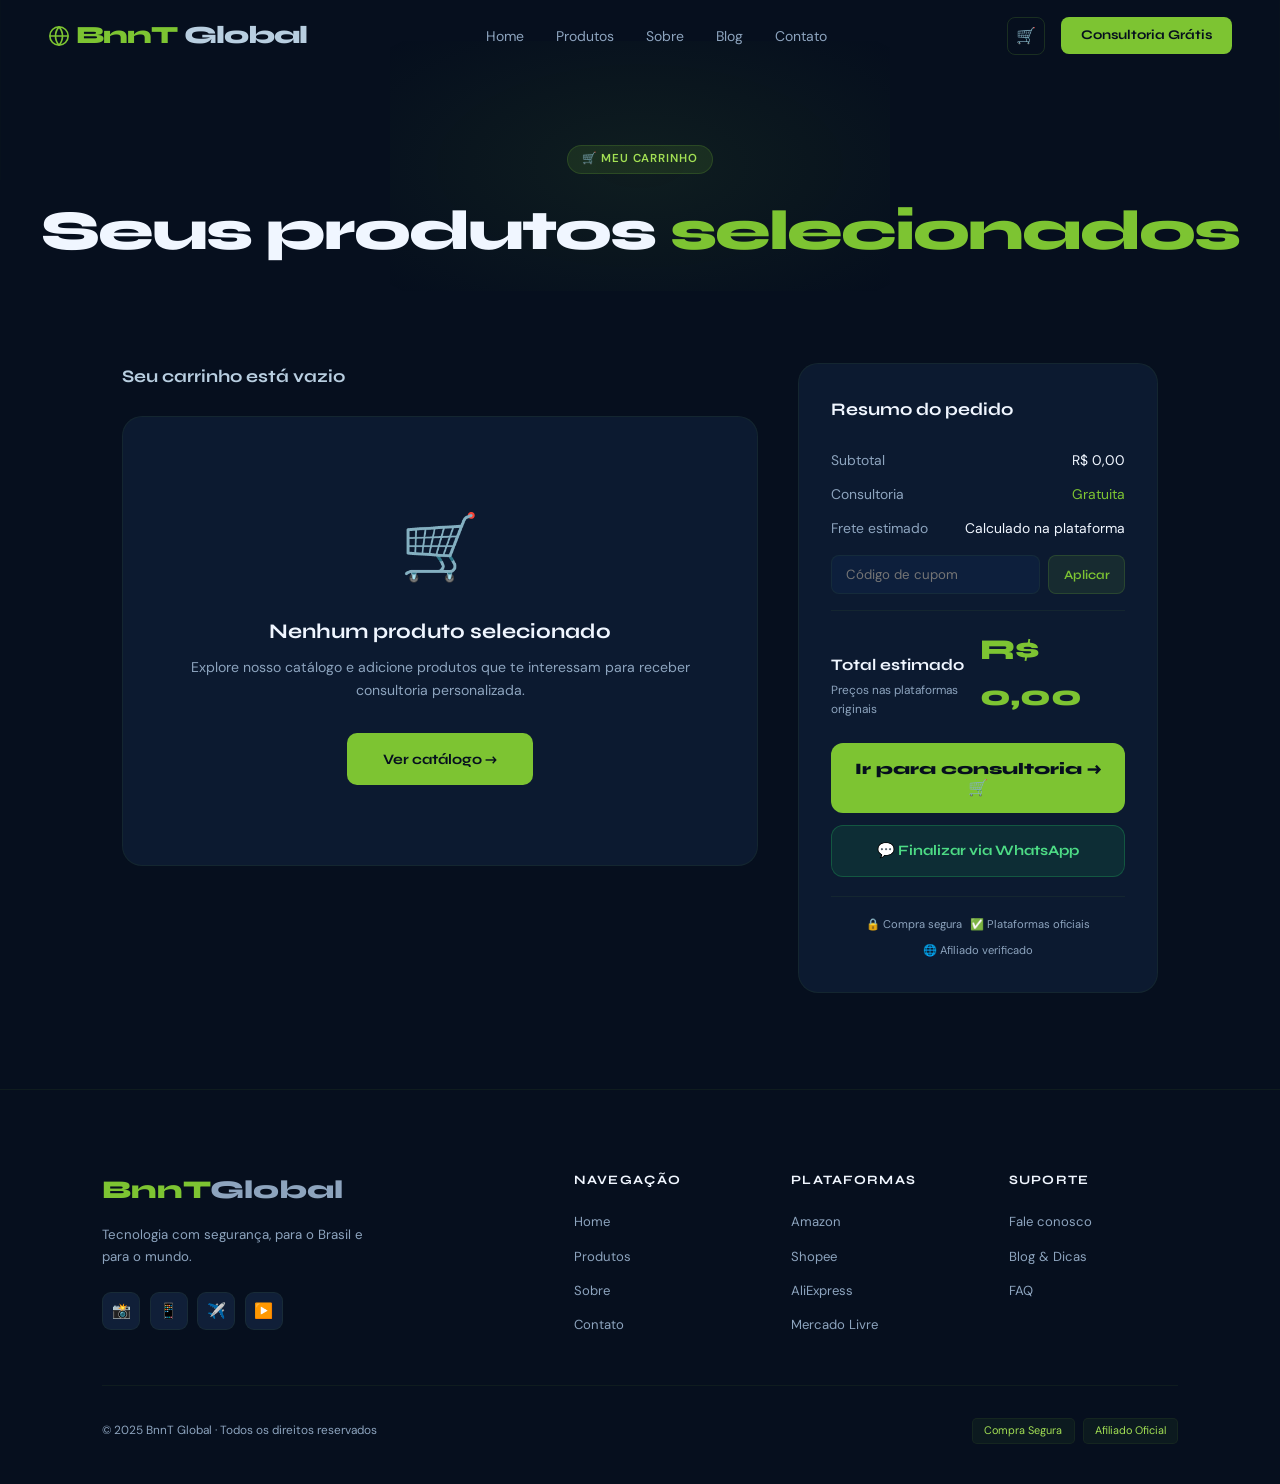
<file: carrinho.html>
<!DOCTYPE html>
<html lang="pt-BR">
<head>
<meta charset="UTF-8">
<meta name="viewport" content="width=device-width, initial-scale=1.0">
<title>Carrinho — BnnT Global</title>
<link rel="preconnect" href="https://fonts.googleapis.com">
<link href="https://fonts.googleapis.com/css2?family=Syne:wght@400;600;700;800&family=DM+Sans:wght@300;400;500&display=swap" rel="stylesheet">
<link rel="stylesheet" href="style.css">
<!-- Favicon BnnT Global -->
<link rel="icon" type="image/svg+xml" href="#">
<link rel="icon" type="image/png" sizes="32x32" href="#">
<link rel="apple-touch-icon" sizes="180x180" href="#">
<meta name="theme-color" content="#0a1628">
<style>
.page-hero{padding:9rem 2rem 3rem;text-align:center;position:relative;z-index:1}
.page-hero h1{font-family:'Syne',sans-serif;font-size:clamp(2rem,5vw,3.5rem);font-weight:800;letter-spacing:-2px;margin:.75rem 0 .5rem}
.hero-glow{position:absolute;top:50%;left:50%;transform:translate(-50%,-50%);width:500px;height:250px;background:radial-gradient(ellipse,rgba(125,196,50,.08),transparent);pointer-events:none}

.cart-layout{max-width:1100px;margin:0 auto;padding:2rem 2rem 6rem;display:grid;grid-template-columns:1fr 360px;gap:2.5rem;position:relative;z-index:1}

/* CART ITEMS */
.cart-items-col h2{font-family:'Syne',sans-serif;font-size:1.1rem;font-weight:700;margin-bottom:1.5rem;color:var(--silver2)}
.cart-empty{text-align:center;padding:5rem 2rem;background:var(--card);border:1px solid var(--border2);border-radius:20px}
.cart-empty .ico{font-size:4rem;margin-bottom:1rem}
.cart-empty h3{font-family:'Syne',sans-serif;font-size:1.3rem;margin-bottom:.5rem}
.cart-empty p{color:var(--silver);font-size:.88rem;margin-bottom:2rem}
.cart-item{display:flex;align-items:center;gap:1.2rem;background:var(--card);border:1px solid var(--border2);border-radius:16px;padding:1.2rem 1.4rem;margin-bottom:1rem;transition:border-color .2s}
.cart-item:hover{border-color:var(--border)}
.item-emoji{width:60px;height:60px;background:var(--card2);border-radius:12px;display:flex;align-items:center;justify-content:center;font-size:1.8rem;flex-shrink:0}
.item-info{flex:1}
.item-name{font-family:'Syne',sans-serif;font-size:.95rem;font-weight:700;margin-bottom:.2rem}
.item-platform{font-size:.74rem;color:var(--silver);background:var(--navy3);border:1px solid var(--border2);border-radius:4px;padding:.1rem .5rem;display:inline-block;margin-bottom:.4rem}
.item-price-unit{font-size:.8rem;color:var(--silver)}
.item-controls{display:flex;align-items:center;gap:.75rem;flex-shrink:0}
.qty-btn{width:30px;height:30px;background:var(--navy3);border:1px solid var(--border2);border-radius:7px;color:var(--white);font-size:1rem;cursor:pointer;transition:all .2s;display:flex;align-items:center;justify-content:center;font-family:'Syne',sans-serif}
.qty-btn:hover{border-color:var(--border);background:rgba(125,196,50,.08);color:var(--green)}
.qty-num{font-family:'Syne',sans-serif;font-weight:700;font-size:.95rem;min-width:20px;text-align:center}
.item-total{font-family:'Syne',sans-serif;font-size:1.05rem;font-weight:800;color:var(--green);min-width:90px;text-align:right}
.remove-btn{background:none;border:none;color:var(--silver);cursor:pointer;font-size:1rem;padding:.3rem;border-radius:6px;transition:all .2s}
.remove-btn:hover{color:var(--red);background:rgba(224,85,85,.1)}

/* SUMMARY */
.cart-summary{position:sticky;top:90px;background:var(--card);border:1px solid var(--border2);border-radius:20px;padding:2rem}
.cart-summary h2{font-family:'Syne',sans-serif;font-size:1.1rem;font-weight:700;margin-bottom:1.5rem}
.summary-row{display:flex;justify-content:space-between;font-size:.87rem;margin-bottom:.75rem;color:var(--silver)}
.summary-row .val{color:var(--white)}
.summary-divider{border:none;border-top:1px solid var(--border2);margin:1rem 0}
.summary-total{display:flex;justify-content:space-between;align-items:flex-end}
.summary-total .label{font-family:'Syne',sans-serif;font-weight:700;font-size:1rem}
.summary-total .amount{font-family:'Syne',sans-serif;font-size:1.8rem;font-weight:800;color:var(--green)}
.checkout-btn{width:100%;background:var(--green);color:var(--navy);border:none;border-radius:12px;padding:1rem;font-family:'Syne',sans-serif;font-weight:800;font-size:1rem;cursor:pointer;transition:all .2s;margin-top:1.5rem;display:flex;align-items:center;justify-content:center;gap:.5rem}
.checkout-btn:hover{background:var(--green2);transform:translateY(-2px);box-shadow:0 8px 25px rgba(125,196,50,.2)}
.whatsapp-btn{width:100%;background:rgba(37,211,102,.1);border:1px solid rgba(37,211,102,.25);color:#4ddb85;border-radius:12px;padding:.85rem;font-family:'Syne',sans-serif;font-weight:700;font-size:.9rem;cursor:pointer;transition:all .2s;margin-top:.75rem;display:flex;align-items:center;justify-content:center;gap:.5rem;text-decoration:none}
.whatsapp-btn:hover{background:rgba(37,211,102,.18)}
.secure-badges{display:flex;justify-content:center;gap.5rem;margin-top:1.2rem;padding-top:1.2rem;border-top:1px solid var(--border2);gap:.5rem;flex-wrap:wrap}
.sec-badge{font-size:.7rem;color:var(--silver);display:flex;align-items:center;gap:.3rem}
.coupon-row{display:flex;gap:.5rem;margin:1rem 0}
.coupon-row input{flex:1;background:var(--navy3);border:1px solid var(--border2);border-radius:8px;padding:.6rem .85rem;color:var(--white);font-size:.83rem;font-family:'DM Sans',sans-serif;outline:none;transition:border-color .2s}
.coupon-row input:focus{border-color:var(--border)}
.coupon-row button{background:rgba(125,196,50,.1);border:1px solid var(--border);border-radius:8px;color:var(--green);font-size:.8rem;font-weight:600;padding:0 .9rem;cursor:pointer;white-space:nowrap;transition:all .2s;font-family:'Syne',sans-serif}
.coupon-row button:hover{background:rgba(125,196,50,.2)}

/* RECOMMENDED */
.recommended{margin-top:2.5rem}
.recommended h3{font-family:'Syne',sans-serif;font-size:1rem;font-weight:700;margin-bottom:1.2rem;color:var(--silver2)}
.rec-grid{display:grid;grid-template-columns:repeat(3,1fr);gap:1rem}
.rec-card{background:var(--card);border:1px solid var(--border2);border-radius:14px;padding:1.1rem;text-align:center;transition:all .25s;cursor:pointer}
.rec-card:hover{border-color:var(--border);transform:translateY(-3px)}
.rec-emoji{font-size:2.2rem;margin-bottom:.5rem}
.rec-name{font-family:'Syne',sans-serif;font-size:.82rem;font-weight:700;margin-bottom:.3rem;line-height:1.2}
.rec-price{font-size:.85rem;color:var(--green);font-weight:600}
.rec-add{display:block;width:100%;margin-top:.6rem;padding:.4rem;background:rgba(125,196,50,.08);border:1px solid var(--border2);border-radius:7px;color:var(--green2);font-size:.73rem;cursor:pointer;transition:all .2s;font-family:'DM Sans',sans-serif}
.rec-add:hover{background:var(--green);color:var(--navy);font-weight:700}

@media(max-width:900px){.cart-layout{grid-template-columns:1fr}.cart-summary{position:static}}
@media(max-width:500px){.cart-item{flex-wrap:wrap}.item-controls{width:100%;justify-content:flex-end}.rec-grid{grid-template-columns:1fr 1fr}}
</style>
</head>
<body>

<div class="circuit-bg"><svg viewBox="0 0 1440 900" preserveAspectRatio="xMidYMid slice" xmlns="http://www.w3.org/2000/svg"><defs><style>.cl{stroke:#7dc432;stroke-width:.5;fill:none}</style></defs><line class="cl" x1="80" y1="0" x2="80" y2="180" opacity=".3"/><line class="cl" x1="1360" y1="0" x2="1360" y2="140" opacity=".3"/></svg></div>

<nav id="navbar">
  <a class="nav-logo" href="index.html"><svg viewBox="0 0 24 24" fill="none" stroke="#7dc432" stroke-width="1.8" width="22" height="22"><circle cx="12" cy="12" r="10"/><path d="M2 12h20M12 2a15 15 0 0 1 0 20M12 2a15 15 0 0 0 0 20"/></svg>BnnT<span>Global</span></a>
  <ul class="nav-links">
    <li><a href="index.html">Home</a></li><li><a href="produtos.html">Produtos</a></li><li><a href="sobre.html">Sobre</a></li><li><a href="blog.html">Blog</a></li><li><a href="contato.html">Contato</a></li>
  </ul>
  <div class="nav-right">
    <button class="nav-cart" onclick="window.location='carrinho.html'">🛒<span class="cart-count" style="display:none">0</span></button>
    <a class="nav-cta" href="contato.html">Consultoria Grátis</a>
    <button class="hamburger" id="ham"><span></span><span></span><span></span></button>
  </div>
</nav>
<div class="mobile-menu" id="mobileMenu"><a href="index.html">Home</a><a href="produtos.html">Produtos</a><a href="sobre.html">Sobre</a><a href="blog.html">Blog</a><a href="contato.html">Contato</a></div>

<div class="page-hero">
  <div class="hero-glow"></div>
  <div class="badge anim-up">🛒 Meu carrinho</div>
  <h1 class="anim-up-2">Seus produtos <span class="accent">selecionados</span></h1>
</div>

<div class="cart-layout">
  <!-- ITEMS -->
  <div class="cart-items-col">
    <h2 id="cartTitle">Carrinho vazio</h2>
    <div id="cartItems"></div>

    <!-- RECOMMENDED -->
    <div class="recommended" id="recSection" style="display:none">
      <h3>Você também pode gostar</h3>
      <div class="rec-grid" id="recGrid"></div>
    </div>
  </div>

  <!-- SUMMARY -->
  <div class="cart-summary">
    <h2>Resumo do pedido</h2>
    <div class="summary-row"><span>Subtotal</span><span class="val" id="subtotal">R$ 0,00</span></div>
    <div class="summary-row"><span>Consultoria</span><span class="val" style="color:var(--green)">Gratuita</span></div>
    <div class="summary-row"><span>Frete estimado</span><span class="val">Calculado na plataforma</span></div>
    <div class="coupon-row">
      <input type="text" placeholder="Código de cupom">
      <button onclick="showToast('⚠️ Cupom inválido ou expirado.')">Aplicar</button>
    </div>
    <hr class="summary-divider">
    <div class="summary-total">
      <div>
        <div class="label">Total estimado</div>
        <div style="font-size:.74rem;color:var(--silver);margin-top:.2rem">Preços nas plataformas originais</div>
      </div>
      <div class="amount" id="totalAmount">R$ 0,00</div>
    </div>
    <button class="checkout-btn" onclick="handleCheckout()">Ir para consultoria → 🛒</button>
    <a class="whatsapp-btn" href="https://wa.me/5586998020422" target="_blank">💬 Finalizar via WhatsApp</a>
    <div class="secure-badges">
      <span class="sec-badge">🔒 Compra segura</span>
      <span class="sec-badge">✅ Plataformas oficiais</span>
      <span class="sec-badge">🌐 Afiliado verificado</span>
    </div>
  </div>
</div>

<footer>
  <div class="footer-inner"><div class="footer-grid"><div>
    <div class="footer-logo">BnnT<span>Global</span></div><p class="footer-tagline">Tecnologia com segurança, para o Brasil e para o mundo.</p><div class="footer-social"><a class="social-btn" href="https://instagram.com/bnntglobal" target="_blank">📸</a><a class="social-btn" href="https://wa.me/5586998020422" target="_blank">📱</a><a class="social-btn" href="https://t.me/bnntglobal" target="_blank">✈️</a><a class="social-btn" href="https://youtube.com/@bnntglobal" target="_blank">▶️</a></div></div><div class="footer-col"><h5>Navegação</h5><ul><li><a href="index.html">Home</a></li><li><a href="produtos.html">Produtos</a></li><li><a href="sobre.html">Sobre</a></li><li><a href="contato.html">Contato</a></li></ul></div><div class="footer-col"><h5>Plataformas</h5><ul><li><a href="produtos.html">Amazon</a></li><li><a href="produtos.html">Shopee</a></li><li><a href="produtos.html">AliExpress</a></li><li><a href="produtos.html">Mercado Livre</a></li></ul></div><div class="footer-col"><h5>Suporte</h5><ul><li><a href="contato.html">Fale conosco</a></li><li><a href="blog.html">Blog & Dicas</a></li><li><a href="contato.html">FAQ</a></li></ul></div></div><div class="footer-bottom"><p>© 2025 BnnT Global · Todos os direitos reservados</p><div class="footer-badges"><span class="f-badge">Compra Segura</span><span class="f-badge">Afiliado Oficial</span></div></div></div></footer>

<div id="toast" class="toast"></div>
<script src="products.js"></script>
<script src="app.js"></script>
<script>
function fmtBRL(v){return 'R$ '+v.toLocaleString('pt-BR',{minimumFractionDigits:2})}

function renderCart(){
  const wrap = document.getElementById('cartItems');
  const title = document.getElementById('cartTitle');
  const sub = document.getElementById('subtotal');
  const total = document.getElementById('totalAmount');
  const rec = document.getElementById('recSection');

  const cart = BnnT.cart;
  if(!cart.length){
    title.textContent = 'Seu carrinho está vazio';
    wrap.innerHTML = `<div class="cart-empty"><div class="ico">🛒</div><h3>Nenhum produto selecionado</h3><p>Explore nosso catálogo e adicione produtos que te interessam para receber consultoria personalizada.</p><a href="produtos.html" class="btn-primary">Ver catálogo →</a></div>`;
    sub.textContent = 'R$ 0,00'; total.textContent = 'R$ 0,00';
    rec.style.display = 'none';
    return;
  }

  title.textContent = `${cart.length} ${cart.length===1?'produto':'produtos'} selecionados`;
  wrap.innerHTML = cart.map(item => `
  <div class="cart-item">
    <div class="item-emoji">${item.emoji}</div>
    <div class="item-info">
      <div class="item-name">${item.name}</div>
      <div class="item-price-unit">${fmtBRL(item.price)} / unidade</div>
    </div>
    <div class="item-controls">
      <button class="qty-btn" onclick="BnnT.updateQty(${item.id},-1);renderCart()">−</button>
      <span class="qty-num">${item.qty}</span>
      <button class="qty-btn" onclick="BnnT.updateQty(${item.id},1);renderCart()">+</button>
      <span class="item-total">${fmtBRL(item.price*item.qty)}</span>
      <button class="remove-btn" onclick="BnnT.removeItem(${item.id});renderCart()" title="Remover">🗑</button>
    </div>
  </div>`).join('');

  const t = BnnT.getTotal();
  sub.textContent = fmtBRL(t);
  total.textContent = fmtBRL(t);

  // Recommended
  const cartIds = cart.map(i=>i.id);
  const recs = PRODUCTS.filter(p=>!cartIds.includes(p.id)).slice(0,3);
  if(recs.length){
    rec.style.display='block';
    document.getElementById('recGrid').innerHTML = recs.map(p=>`
    <div class="rec-card">
      <div class="rec-emoji">${p.emoji}</div>
      <div class="rec-name">${p.name}</div>
      <div class="rec-price">${fmtBRL(p.price)}</div>
      <button class="rec-add" onclick="BnnT.addItem({id:${p.id},name:'${p.name}',price:${p.price},emoji:'${p.emoji}'});renderCart()">+ Adicionar</button>
    </div>`).join('');
  }
}

function handleCheckout(){
  if(!BnnT.cart.length){showToast('⚠️ Adicione produtos ao carrinho primeiro.');return;}
  const msg = encodeURIComponent('Olá! Tenho interesse nos seguintes produtos:\n\n'+BnnT.cart.map(i=>`• ${i.name} (x${i.qty}) — R$ ${(i.price*i.qty).toFixed(2)}`).join('\n')+'\n\nTotal estimado: R$ '+BnnT.getTotal().toFixed(2));
  window.open('https://wa.me/5586998020422?text='+msg,'_blank');
}

document.addEventListener('DOMContentLoaded', renderCart);
</script>
</body>
</html>
</file>
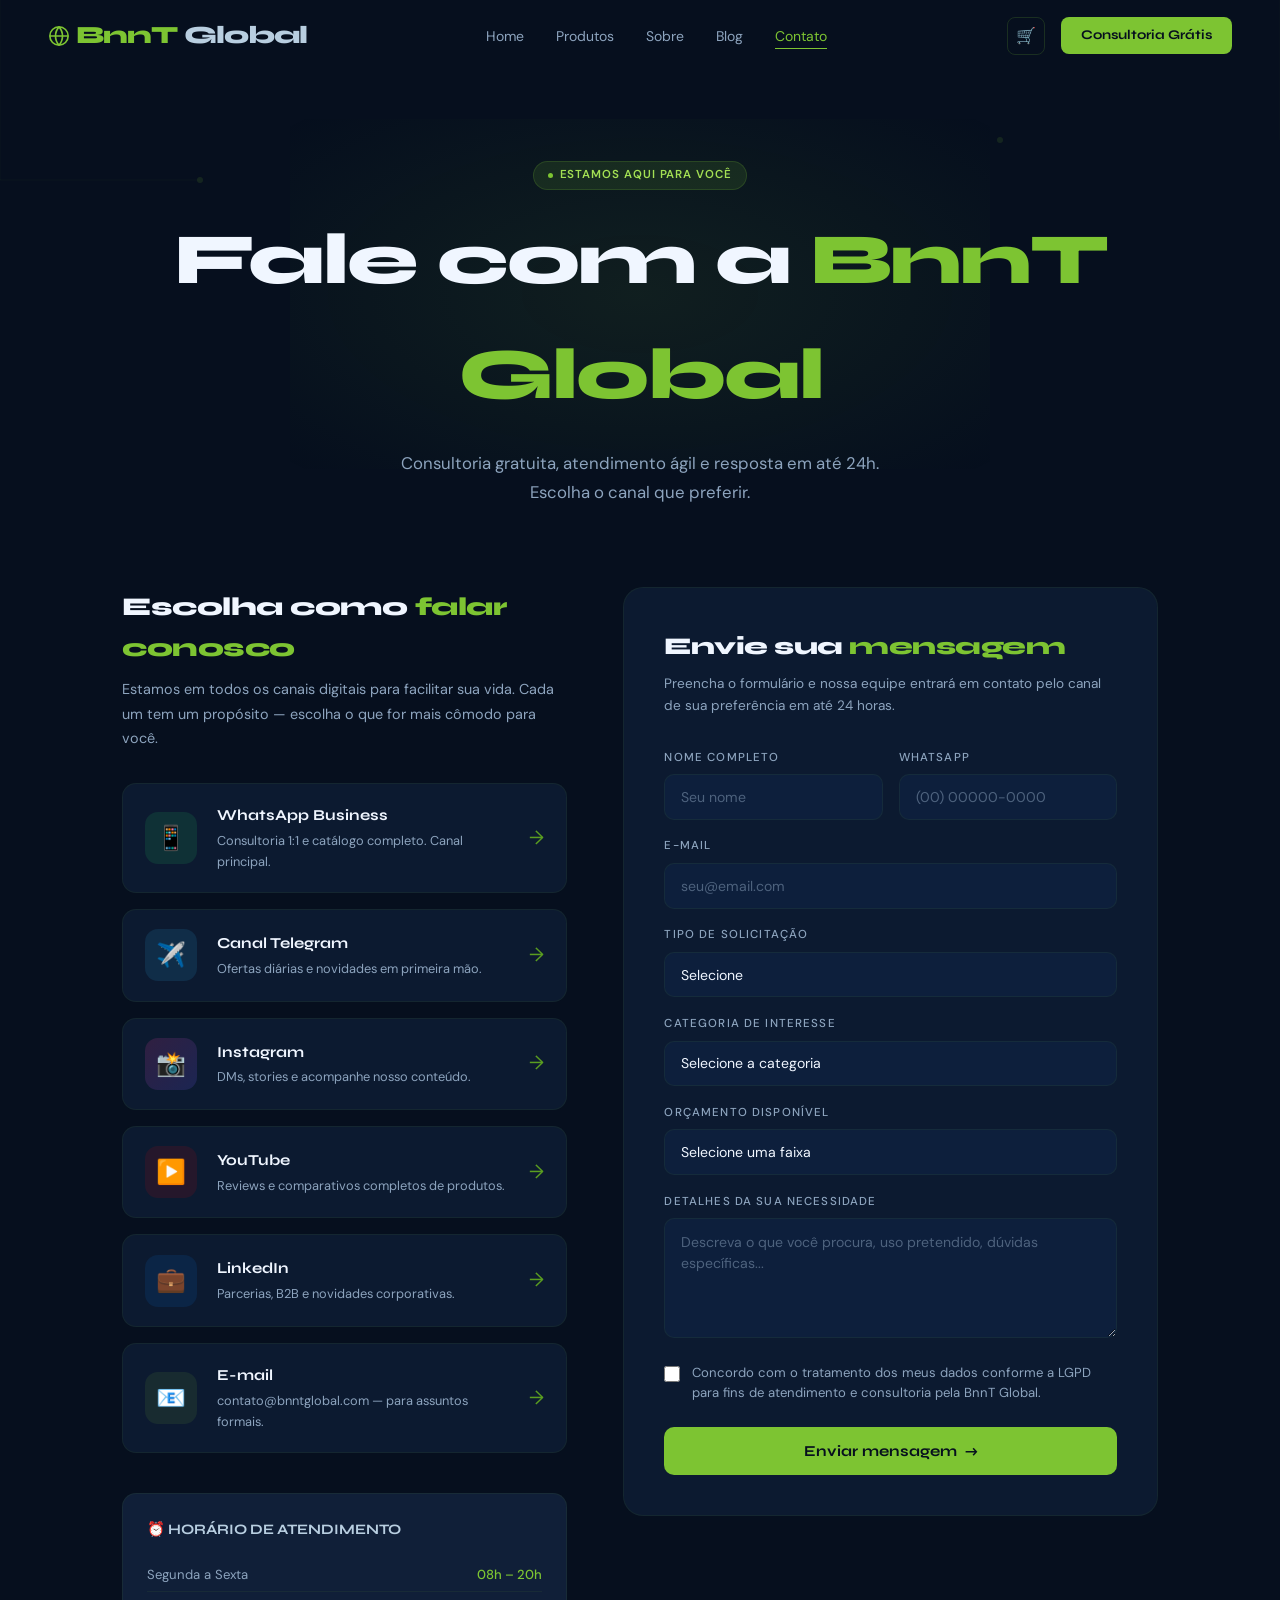
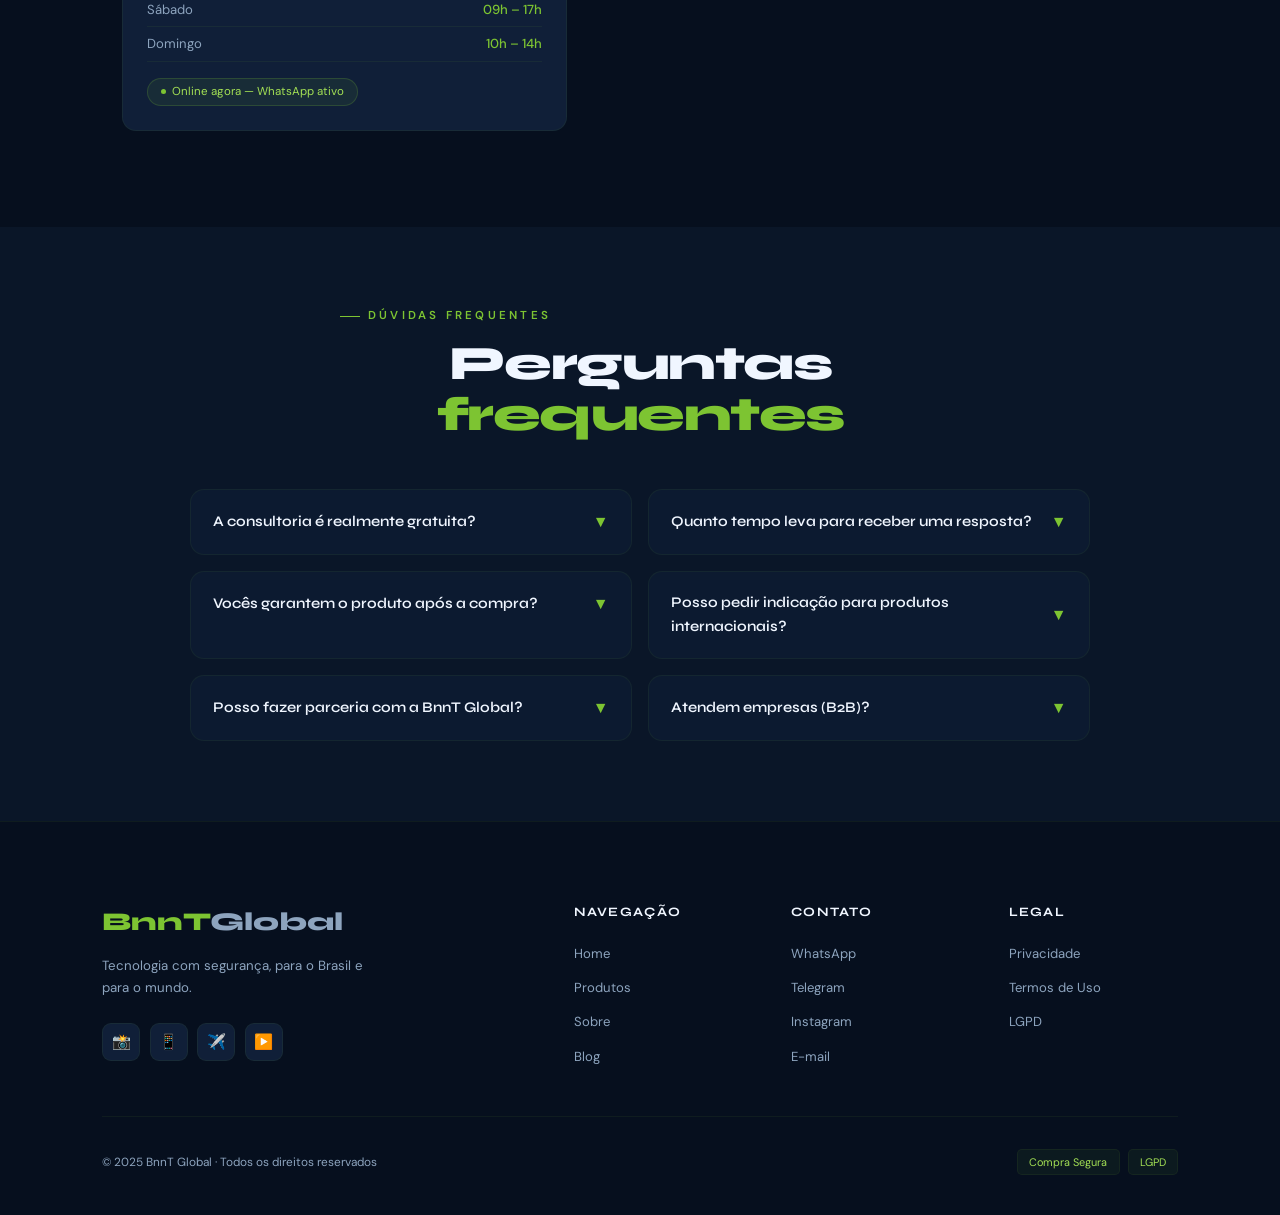
<file: contato.html>
<!DOCTYPE html>
<html lang="pt-BR">
<head>
<meta charset="UTF-8">
<meta name="viewport" content="width=device-width, initial-scale=1.0">
<title>Contato — BnnT Global</title>
<link rel="preconnect" href="https://fonts.googleapis.com">
<link href="https://fonts.googleapis.com/css2?family=Syne:wght@400;600;700;800&family=DM+Sans:wght@300;400;500&display=swap" rel="stylesheet">
<link rel="stylesheet" href="style.css">
<!-- Favicon BnnT Global -->
<link rel="icon" type="image/svg+xml" href="#">
<link rel="icon" type="image/png" sizes="32x32" href="#">
<link rel="apple-touch-icon" sizes="180x180" href="#">
<meta name="theme-color" content="#0a1628">
<style>
.page-hero{padding:10rem 2rem 5rem;text-align:center;position:relative;z-index:1}
.page-hero h1{font-family:'Syne',sans-serif;font-size:clamp(2.5rem,6vw,4.5rem);font-weight:800;letter-spacing:-2px;margin:.75rem 0 1rem}
.page-hero p{color:var(--silver);font-size:1.05rem;max-width:520px;margin:0 auto;line-height:1.75}
.hero-glow{position:absolute;top:50%;left:50%;transform:translate(-50%,-50%);width:700px;height:350px;background:radial-gradient(ellipse,rgba(125,196,50,.09),transparent);pointer-events:none}

.contact-layout{max-width:1100px;margin:0 auto;padding:0 2rem 6rem;display:grid;grid-template-columns:1fr 1.2fr;gap:3.5rem;align-items:start}

/* CHANNELS */
.channels-col h2{font-family:'Syne',sans-serif;font-size:1.6rem;font-weight:800;letter-spacing:-.5px;margin-bottom:.5rem}
.channels-col p{color:var(--silver);font-size:.9rem;line-height:1.7;margin-bottom:2rem}
.channel-list{display:flex;flex-direction:column;gap:1rem;margin-bottom:2.5rem}
.channel-card{display:flex;align-items:center;gap:1.2rem;padding:1.2rem 1.4rem;background:var(--card);border:1px solid var(--border2);border-radius:14px;text-decoration:none;transition:all .25s}
.channel-card:hover{border-color:var(--border);transform:translateX(6px)}
.ch-icon{width:52px;height:52px;border-radius:13px;display:flex;align-items:center;justify-content:center;font-size:1.5rem;flex-shrink:0}
.ig{background:linear-gradient(135deg,rgba(193,53,132,.2),rgba(88,81,219,.2))}
.wa{background:rgba(37,211,102,.12)}
.tg{background:rgba(41,182,246,.12)}
.yt{background:rgba(255,0,0,.1)}
.li{background:rgba(10,102,194,.15)}
.em{background:rgba(125,196,50,.1)}
.ch-info h4{font-family:'Syne',sans-serif;font-size:.95rem;font-weight:700;color:var(--white);margin-bottom:.15rem}
.ch-info p{font-size:.8rem;color:var(--silver);margin:0}
.ch-arrow{margin-left:auto;color:var(--green3);font-size:1.2rem;transition:transform .2s}
.channel-card:hover .ch-arrow{transform:translateX(3px)}

.hours-box{background:var(--card2);border:1px solid var(--border2);border-radius:14px;padding:1.5rem}
.hours-box h4{font-family:'Syne',sans-serif;font-size:.9rem;font-weight:700;margin-bottom:1rem;color:var(--silver2)}
.hours-row{display:flex;justify-content:space-between;padding:.4rem 0;border-bottom:1px solid var(--border2);font-size:.82rem}
.hours-row:last-child{border-bottom:none}
.hours-row .day{color:var(--silver)}
.hours-row .time{color:var(--green);font-weight:500}
.status-pill{display:inline-flex;align-items:center;gap:.4rem;background:rgba(125,196,50,.08);border:1px solid rgba(125,196,50,.2);border-radius:20px;padding:.25rem .8rem;font-size:.72rem;color:var(--green2);margin-top:1rem}
.status-pill .dot{width:5px;height:5px;background:var(--green);border-radius:50%;animation:pulse 2s infinite}

/* FORM */
.form-col{background:var(--card);border:1px solid var(--border2);border-radius:20px;padding:2.5rem}
.form-col h2{font-family:'Syne',sans-serif;font-size:1.5rem;font-weight:800;letter-spacing:-.5px;margin-bottom:.4rem}
.form-col>p{color:var(--silver);font-size:.85rem;margin-bottom:2rem;line-height:1.6}
.form-row{display:grid;grid-template-columns:1fr 1fr;gap:1rem}
.form-group{margin-bottom:1.1rem}
.form-group label{display:block;font-size:.72rem;color:var(--silver);letter-spacing:.1em;text-transform:uppercase;margin-bottom:.45rem;font-weight:500}
.form-group input,.form-group textarea,.form-group select{width:100%;background:var(--navy3);border:1px solid var(--border2);border-radius:10px;padding:.8rem 1rem;color:var(--white);font-family:'DM Sans',sans-serif;font-size:.88rem;outline:none;transition:border-color .2s;appearance:none}
.form-group input:focus,.form-group textarea:focus,.form-group select:focus{border-color:rgba(125,196,50,.4);box-shadow:0 0 0 3px rgba(125,196,50,.06)}
.form-group input::placeholder,.form-group textarea::placeholder{color:var(--silver);opacity:.5}
.form-group textarea{resize:vertical;min-height:120px;line-height:1.5}
.form-group select option{background:var(--navy3)}
.form-check{display:flex;align-items:flex-start;gap:.75rem;margin-bottom:1.5rem;font-size:.82rem;color:var(--silver);line-height:1.5;cursor:pointer}
.form-check input[type=checkbox]{width:16px;height:16px;margin-top:.15rem;accent-color:var(--green);flex-shrink:0}
.submit-btn{width:100%;background:var(--green);color:var(--navy);border:none;border-radius:10px;padding:.95rem;font-family:'Syne',sans-serif;font-weight:700;font-size:.95rem;cursor:pointer;transition:all .2s;display:flex;align-items:center;justify-content:center;gap:.5rem}
.submit-btn:hover{background:var(--green2);transform:translateY(-1px);box-shadow:0 8px 25px rgba(125,196,50,.2)}

/* FAQ */
.faq-section{background:var(--navy2);padding:5rem 2rem;position:relative;z-index:1}
.faq-grid{display:grid;grid-template-columns:1fr 1fr;gap:1rem;max-width:900px;margin:3rem auto 0}
.faq-item{background:var(--card);border:1px solid var(--border2);border-radius:14px;overflow:hidden;transition:border-color .2s}
.faq-item:hover{border-color:var(--border)}
.faq-q{padding:1.2rem 1.4rem;cursor:pointer;display:flex;justify-content:space-between;align-items:center;gap:1rem;font-family:'Syne',sans-serif;font-size:.92rem;font-weight:600}
.faq-q .arrow{color:var(--green);transition:transform .3s;font-size:1rem;flex-shrink:0}
.faq-item.open .faq-q .arrow{transform:rotate(180deg)}
.faq-a{max-height:0;overflow:hidden;transition:max-height .35s ease,padding .2s}
.faq-item.open .faq-a{max-height:200px;padding:0 1.4rem 1.2rem}
.faq-a p{font-size:.84rem;color:var(--silver);line-height:1.65}

@media(max-width:900px){.contact-layout{grid-template-columns:1fr}.faq-grid{grid-template-columns:1fr}.form-row{grid-template-columns:1fr}}
</style>
</head>
<body>

<div class="circuit-bg"><svg viewBox="0 0 1440 900" preserveAspectRatio="xMidYMid slice" xmlns="http://www.w3.org/2000/svg"><defs><style>.cl{stroke:#7dc432;stroke-width:.5;fill:none}</style></defs><line class="cl" x1="80" y1="0" x2="80" y2="180" opacity=".4"/><line class="cl" x1="80" y1="180" x2="280" y2="180" opacity=".4"/><circle cx="280" cy="180" r="3" fill="#7dc432" opacity=".5"/><line class="cl" x1="1360" y1="0" x2="1360" y2="140" opacity=".4"/><circle cx="1080" cy="140" r="3" fill="#7dc432" opacity=".5"/></svg></div>

<nav id="navbar">
  <a class="nav-logo" href="index.html"><svg viewBox="0 0 24 24" fill="none" stroke="#7dc432" stroke-width="1.8" width="22" height="22"><circle cx="12" cy="12" r="10"/><path d="M2 12h20M12 2a15 15 0 0 1 0 20M12 2a15 15 0 0 0 0 20"/></svg>BnnT<span>Global</span></a>
  <ul class="nav-links">
    <li><a href="index.html">Home</a></li><li><a href="produtos.html">Produtos</a></li><li><a href="sobre.html">Sobre</a></li><li><a href="blog.html">Blog</a></li><li><a href="contato.html" class="active">Contato</a></li>
  </ul>
  <div class="nav-right">
    <button class="nav-cart" onclick="window.location='carrinho.html'">🛒<span class="cart-count" style="display:none">0</span></button>
    <a class="nav-cta" href="contato.html">Consultoria Grátis</a>
    <button class="hamburger" id="ham"><span></span><span></span><span></span></button>
  </div>
</nav>
<div class="mobile-menu" id="mobileMenu"><a href="index.html">Home</a><a href="produtos.html">Produtos</a><a href="sobre.html">Sobre</a><a href="blog.html">Blog</a><a href="contato.html">Contato</a><a href="carrinho.html">🛒 Carrinho</a></div>

<div class="page-hero">
  <div class="hero-glow"></div>
  <div class="badge anim-up"><span class="dot" style="animation:pulse 2s infinite"></span>Estamos aqui para você</div>
  <h1 class="anim-up-2">Fale com a <span class="accent">BnnT Global</span></h1>
  <p class="anim-up-3">Consultoria gratuita, atendimento ágil e resposta em até 24h. Escolha o canal que preferir.</p>
</div>

<div class="contact-layout">
  <!-- CHANNELS -->
  <div class="channels-col reveal">
    <h2>Escolha como <span class="accent">falar conosco</span></h2>
    <p>Estamos em todos os canais digitais para facilitar sua vida. Cada um tem um propósito — escolha o que for mais cômodo para você.</p>
    <div class="channel-list">
      <a href="https://wa.me/5586998020422" class="channel-card" target="_blank">
        <div class="ch-icon wa">📱</div>
        <div class="ch-info"><h4>WhatsApp Business</h4><p>Consultoria 1:1 e catálogo completo. Canal principal.</p></div>
        <span class="ch-arrow">→</span>
      </a>
      <a href="https://t.me/bnntglobal" class="channel-card" target="_blank">
        <div class="ch-icon tg">✈️</div>
        <div class="ch-info"><h4>Canal Telegram</h4><p>Ofertas diárias e novidades em primeira mão.</p></div>
        <span class="ch-arrow">→</span>
      </a>
      <a href="https://instagram.com/bnntglobal" class="channel-card" target="_blank">
        <div class="ch-icon ig">📸</div>
        <div class="ch-info"><h4>Instagram</h4><p>DMs, stories e acompanhe nosso conteúdo.</p></div>
        <span class="ch-arrow">→</span>
      </a>
      <a href="https://youtube.com/@bnntglobal" class="channel-card" target="_blank">
        <div class="ch-icon yt">▶️</div>
        <div class="ch-info"><h4>YouTube</h4><p>Reviews e comparativos completos de produtos.</p></div>
        <span class="ch-arrow">→</span>
      </a>
      <a href="https://linkedin.com/company/bnntglobal" class="channel-card" target="_blank">
        <div class="ch-icon li">💼</div>
        <div class="ch-info"><h4>LinkedIn</h4><p>Parcerias, B2B e novidades corporativas.</p></div>
        <span class="ch-arrow">→</span>
      </a>
      <a href="mailto:contato@bnntglobal.com" class="channel-card">
        <div class="ch-icon em">📧</div>
        <div class="ch-info"><h4>E-mail</h4><p>contato@bnntglobal.com — para assuntos formais.</p></div>
        <span class="ch-arrow">→</span>
      </a>
    </div>
    <div class="hours-box">
      <h4>⏰ HORÁRIO DE ATENDIMENTO</h4>
      <div class="hours-row"><span class="day">Segunda a Sexta</span><span class="time">08h – 20h</span></div>
      <div class="hours-row"><span class="day">Sábado</span><span class="time">09h – 17h</span></div>
      <div class="hours-row"><span class="day">Domingo</span><span class="time">10h – 14h</span></div>
      <div class="status-pill"><span class="dot"></span>Online agora — WhatsApp ativo</div>
    </div>
  </div>

  <!-- FORM -->
  <div class="form-col reveal">
    <h2>Envie sua <span class="accent">mensagem</span></h2>
    <p>Preencha o formulário e nossa equipe entrará em contato pelo canal de sua preferência em até 24 horas.</p>
    <div class="form-row">
      <div class="form-group"><label>Nome completo</label><input type="text" placeholder="Seu nome"></div>
      <div class="form-group"><label>WhatsApp</label><input type="tel" placeholder="(00) 00000-0000"></div>
    </div>
    <div class="form-group"><label>E-mail</label><input type="email" placeholder="seu@email.com"></div>
    <div class="form-group">
      <label>Tipo de solicitação</label>
      <select>
        <option value="">Selecione</option>
        <option>Consultoria de produto</option>
        <option>Quero indicar um produto específico</option>
        <option>Dúvida sobre compra</option>
        <option>Parceria / B2B</option>
        <option>Imprensa / Mídia</option>
        <option>Outro assunto</option>
      </select>
    </div>
    <div class="form-group">
      <label>Categoria de interesse</label>
      <select>
        <option value="">Selecione a categoria</option>
        <option>Smartphones</option>
        <option>Fones & Áudio</option>
        <option>Smartwatches & Wearables</option>
        <option>Gaming & Periféricos</option>
        <option>Notebooks & PCs</option>
        <option>Acessórios Gerais</option>
      </select>
    </div>
    <div class="form-group">
      <label>Orçamento disponível</label>
      <select>
        <option value="">Selecione uma faixa</option>
        <option>Até R$ 200</option>
        <option>R$ 200 – R$ 500</option>
        <option>R$ 500 – R$ 1.000</option>
        <option>R$ 1.000 – R$ 2.500</option>
        <option>R$ 2.500 – R$ 5.000</option>
        <option>Acima de R$ 5.000</option>
      </select>
    </div>
    <div class="form-group"><label>Detalhes da sua necessidade</label><textarea placeholder="Descreva o que você procura, uso pretendido, dúvidas específicas..."></textarea></div>
    <div class="form-check"><input type="checkbox" id="lgpd"><label for="lgpd">Concordo com o tratamento dos meus dados conforme a LGPD para fins de atendimento e consultoria pela BnnT Global.</label></div>
    <button class="submit-btn" onclick="handleSubmit()">Enviar mensagem <span>→</span></button>
  </div>
</div>

<!-- FAQ -->
<section class="faq-section">
  <div class="container">
    <div style="text-align:center;max-width:600px;margin:0 auto" class="reveal">
      <div class="section-eyebrow">Dúvidas frequentes</div>
      <h2 class="section-title">Perguntas <span class="accent">frequentes</span></h2>
    </div>
    <div class="faq-grid reveal-grid">
      <div class="faq-item"><div class="faq-q" onclick="toggleFaq(this)">A consultoria é realmente gratuita?<span class="arrow">▼</span></div><div class="faq-a"><p>Sim, 100% gratuita. Nosso modelo de negócio é baseado em comissões de afiliados pagas pelas plataformas. Você não paga nada a mais por isso.</p></div></div>
      <div class="faq-item"><div class="faq-q" onclick="toggleFaq(this)">Quanto tempo leva para receber uma resposta?<span class="arrow">▼</span></div><div class="faq-a"><p>Em até 24 horas úteis pelo formulário ou e-mail. Pelo WhatsApp e Telegram, geralmente respondemos em poucas horas durante o horário de atendimento.</p></div></div>
      <div class="faq-item"><div class="faq-q" onclick="toggleFaq(this)">Vocês garantem o produto após a compra?<span class="arrow">▼</span></div><div class="faq-a"><p>A garantia é da plataforma onde você compra (Amazon, Shopee, Mercado Livre etc.). Nós indicamos os produtos — a compra é feita diretamente na plataforma oficial.</p></div></div>
      <div class="faq-item"><div class="faq-q" onclick="toggleFaq(this)">Posso pedir indicação para produtos internacionais?<span class="arrow">▼</span></div><div class="faq-a"><p>Sim! Trabalhamos com AliExpress, Amazon global e outras plataformas internacionais. Indicamos como importar com segurança e dentro dos limites de isenção fiscal.</p></div></div>
      <div class="faq-item"><div class="faq-q" onclick="toggleFaq(this)">Posso fazer parceria com a BnnT Global?<span class="arrow">▼</span></div><div class="faq-a"><p>Sim! Temos interesse em parcerias com criadores de conteúdo, influenciadores tech e empresas. Entre em contato pelo LinkedIn ou e-mail corporativo.</p></div></div>
      <div class="faq-item"><div class="faq-q" onclick="toggleFaq(this)">Atendem empresas (B2B)?<span class="arrow">▼</span></div><div class="faq-a"><p>Sim. Atendemos empresas que precisam equipar equipes com tecnologia. Temos condições especiais para compras em volume. Entre em contato para conversar.</p></div></div>
    </div>
  </div>
</section>

<footer><div class="footer-inner"><div class="footer-grid"><div><div class="footer-logo">BnnT<span>Global</span></div><p class="footer-tagline">Tecnologia com segurança, para o Brasil e para o mundo.</p><div class="footer-social"><a class="social-btn" href="https://instagram.com/bnntglobal" target="_blank">📸</a><a class="social-btn" href="https://wa.me/5586998020422" target="_blank">📱</a><a class="social-btn" href="https://t.me/bnntglobal" target="_blank">✈️</a><a class="social-btn" href="https://youtube.com/@bnntglobal" target="_blank">▶️</a></div></div><div class="footer-col"><h5>Navegação</h5><ul><li><a href="index.html">Home</a></li><li><a href="produtos.html">Produtos</a></li><li><a href="sobre.html">Sobre</a></li><li><a href="blog.html">Blog</a></li></ul></div><div class="footer-col"><h5>Contato</h5><ul><li><a href="https://wa.me/5586998020422" target="_blank">WhatsApp</a></li><li><a href="https://t.me/bnntglobal" target="_blank">Telegram</a></li><li><a href="https://instagram.com/bnntglobal" target="_blank">Instagram</a></li><li><a href="mailto:contato@bnntglobal.com">E-mail</a></li></ul></div><div class="footer-col"><h5>Legal</h5><ul><li><a href="contato.html">Privacidade</a></li><li><a href="contato.html">Termos de Uso</a></li><li><a href="contato.html">LGPD</a></li></ul></div></div><div class="footer-bottom"><p>© 2025 BnnT Global · Todos os direitos reservados</p><div class="footer-badges"><span class="f-badge">Compra Segura</span><span class="f-badge">LGPD</span></div></div></div></footer>

<div id="toast" class="toast"></div>
<script src="products.js"></script>
<script src="app.js"></script>
<script>
function toggleFaq(el) {
  const item = el.parentElement;
  const isOpen = item.classList.contains('open');
  document.querySelectorAll('.faq-item').forEach(i => i.classList.remove('open'));
  if (!isOpen) item.classList.add('open');
}
function handleSubmit() {
  const lgpd = document.getElementById('lgpd');
  if (!lgpd.checked) { showToast('⚠️ Por favor, aceite os termos antes de enviar.', 'error'); return; }
  showToast('✅ Mensagem enviada! Entraremos em contato em breve.');
}
</script>
</body>
</html>
</file>
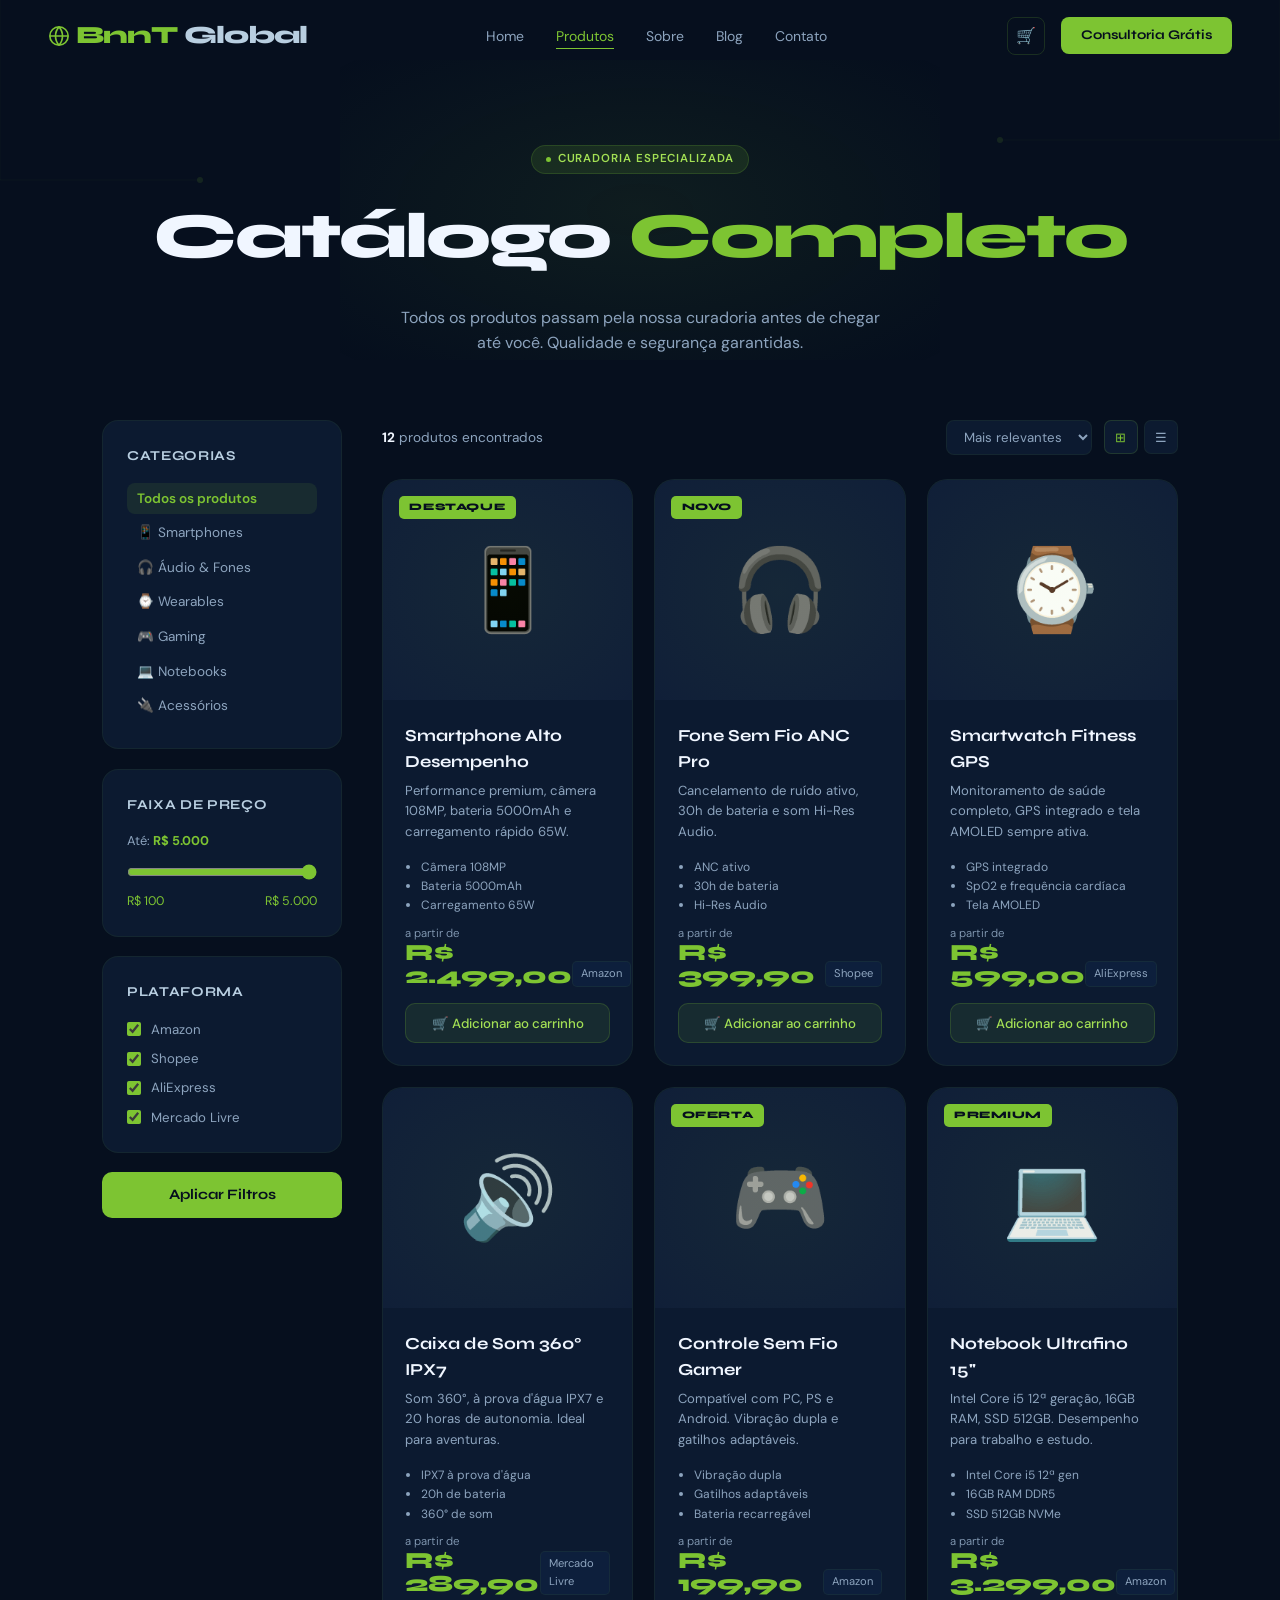
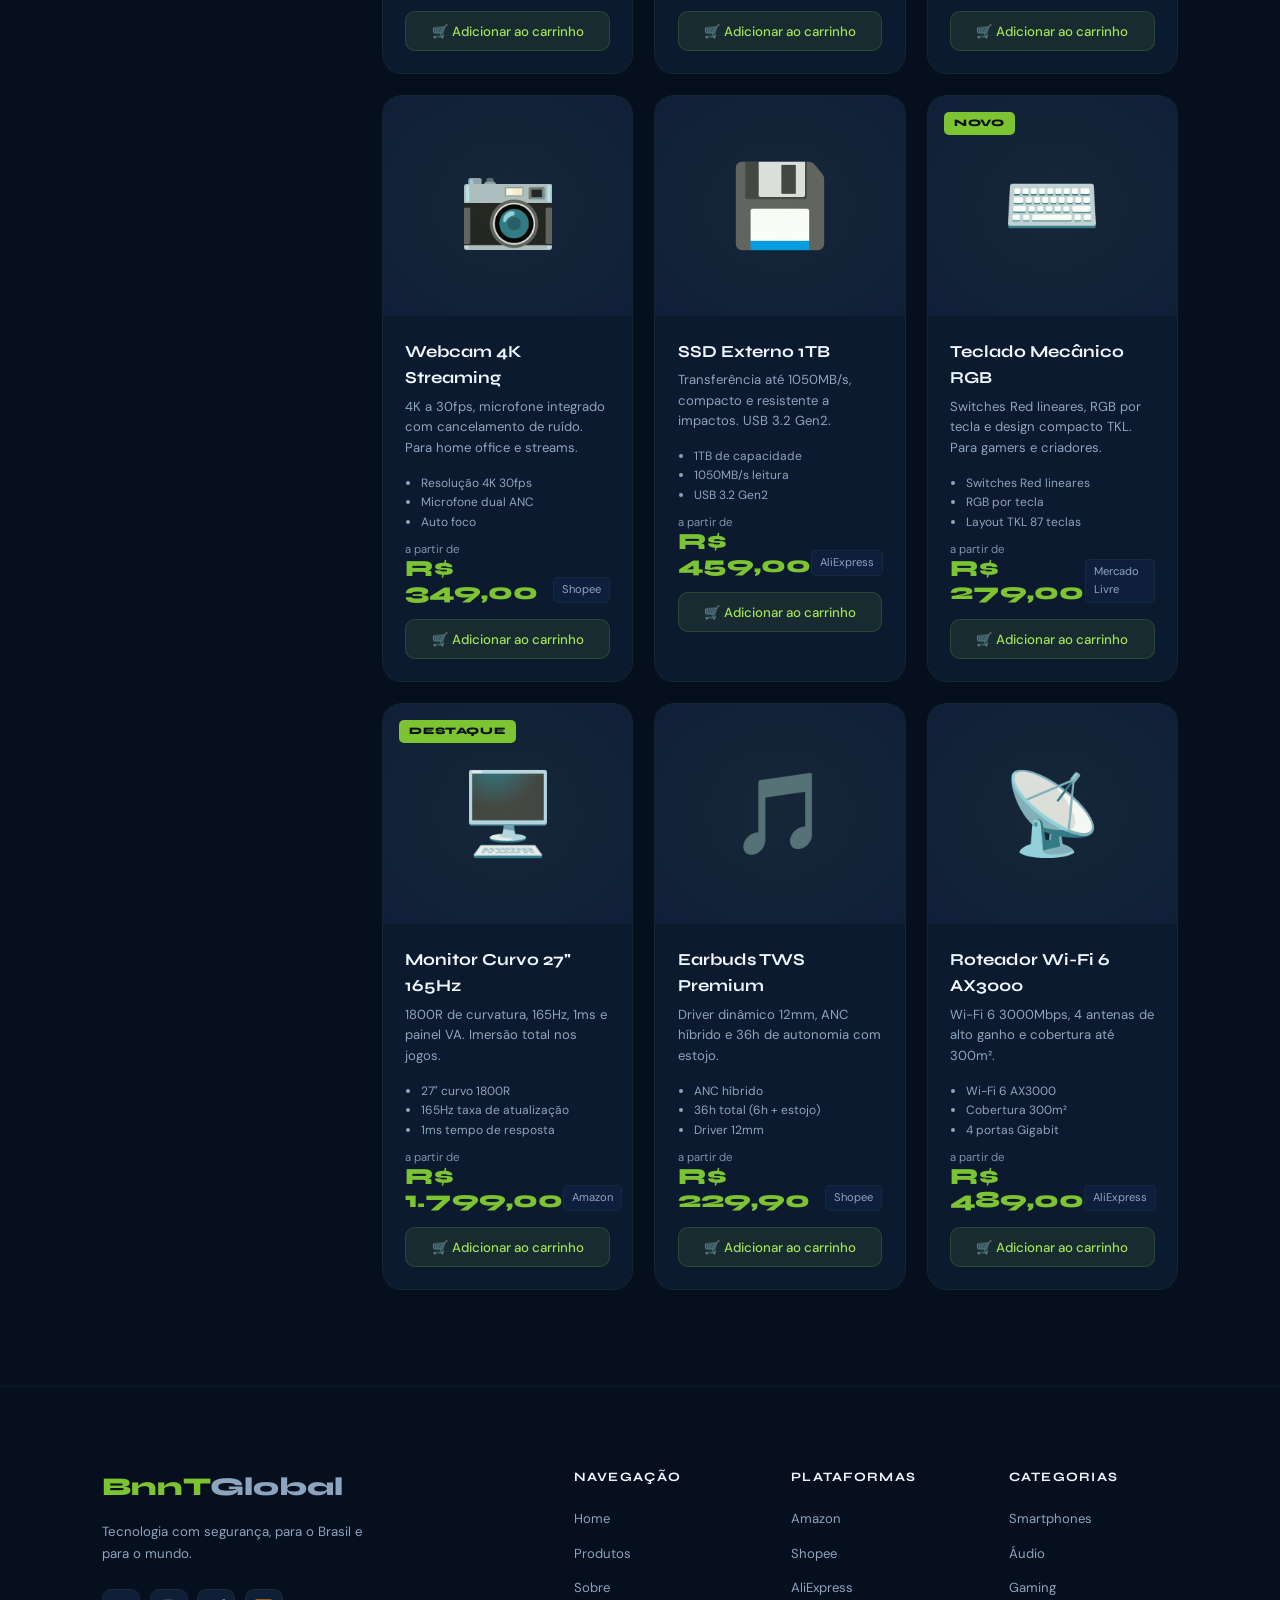
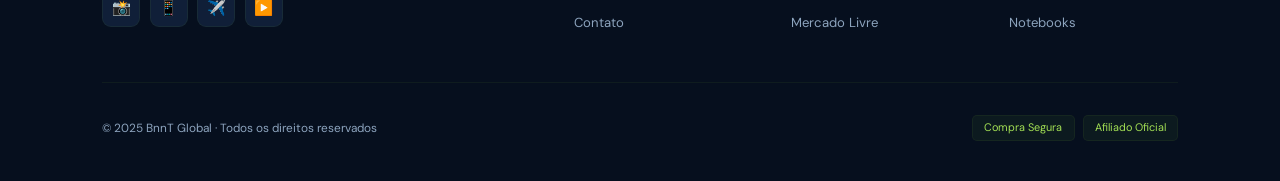
<file: produtos.html>
<!DOCTYPE html>
<html lang="pt-BR">
<head>
<meta charset="UTF-8">
<meta name="viewport" content="width=device-width, initial-scale=1.0">
<title>Produtos — BnnT Global</title>
<link rel="preconnect" href="https://fonts.googleapis.com">
<link href="https://fonts.googleapis.com/css2?family=Syne:wght@400;600;700;800&family=DM+Sans:wght@300;400;500&display=swap" rel="stylesheet">
<link rel="stylesheet" href="style.css">
<!-- Favicon BnnT Global -->
<link rel="icon" type="image/svg+xml" href="#">
<link rel="icon" type="image/png" sizes="32x32" href="#">
<link rel="apple-touch-icon" sizes="180x180" href="#">
<meta name="theme-color" content="#0a1628">
<style>
.page-hero{padding:9rem 2rem 4rem;text-align:center;position:relative;z-index:1}
.page-hero h1{font-family:'Syne',sans-serif;font-size:clamp(2.5rem,5vw,4rem);font-weight:800;letter-spacing:-2px;margin:.75rem 0 1rem}
.page-hero p{color:var(--silver);font-size:1rem;max-width:500px;margin:0 auto}
.hero-glow{position:absolute;top:50%;left:50%;transform:translate(-50%,-50%);width:600px;height:300px;background:radial-gradient(ellipse,rgba(125,196,50,.08),transparent);pointer-events:none}

.products-layout{display:grid;grid-template-columns:240px 1fr;gap:2.5rem;max-width:1140px;margin:0 auto;padding:0 2rem 6rem}

/* SIDEBAR */
.sidebar{position:sticky;top:90px;height:fit-content}
.sidebar-block{background:var(--card);border:1px solid var(--border2);border-radius:16px;padding:1.5rem;margin-bottom:1.2rem}
.sidebar-block h3{font-family:'Syne',sans-serif;font-size:.85rem;font-weight:700;margin-bottom:1rem;letter-spacing:.05em;color:var(--silver2)}
.filter-btn{display:block;width:100%;text-align:left;background:none;border:none;color:var(--silver);font-size:.85rem;font-family:'DM Sans',sans-serif;padding:.45rem .6rem;border-radius:8px;cursor:pointer;transition:all .2s;margin-bottom:.2rem}
.filter-btn:hover,.filter-btn.active{background:rgba(125,196,50,.1);color:var(--green)}
.filter-btn.active{font-weight:600}
.price-range{display:flex;flex-direction:column;gap:.75rem}
.price-range label{font-size:.8rem;color:var(--silver)}
.price-range input[type=range]{width:100%;accent-color:var(--green)}
.price-vals{display:flex;justify-content:space-between;font-size:.78rem;color:var(--green)}
.platform-check{display:flex;flex-direction:column;gap:.5rem}
.platform-check label{display:flex;align-items:center;gap:.6rem;font-size:.83rem;color:var(--silver);cursor:pointer}
.platform-check input[type=checkbox]{accent-color:var(--green);width:14px;height:14px}

/* PRODUCTS AREA */
.products-area{}
.products-toolbar{display:flex;justify-content:space-between;align-items:center;margin-bottom:1.5rem;flex-wrap:wrap;gap:.75rem}
.results-count{font-size:.85rem;color:var(--silver)}
.results-count strong{color:var(--white)}
.sort-select{background:var(--card);border:1px solid var(--border2);border-radius:8px;color:var(--silver);font-size:.83rem;padding:.45rem .8rem;font-family:'DM Sans',sans-serif;cursor:pointer;outline:none}
.sort-select:focus{border-color:var(--border)}
.view-toggle{display:flex;gap:.4rem}
.view-btn{width:34px;height:34px;background:var(--card);border:1px solid var(--border2);border-radius:7px;cursor:pointer;display:flex;align-items:center;justify-content:center;font-size:.8rem;color:var(--silver);transition:all .2s}
.view-btn.active,.view-btn:hover{border-color:var(--border);color:var(--green)}

#productsGrid{display:grid;grid-template-columns:repeat(auto-fill,minmax(250px,1fr));gap:1.3rem}
#productsGrid.list-view{grid-template-columns:1fr}
#productsGrid.list-view .product-card{flex-direction:row}
#productsGrid.list-view .product-img{width:160px;height:auto;min-height:160px;flex-shrink:0;border-radius:20px 0 0 20px}
#productsGrid.list-view .product-info{flex:1}

.no-results{text-align:center;padding:4rem;color:var(--silver)}
.no-results .ico{font-size:3rem;margin-bottom:1rem}

@media(max-width:860px){.products-layout{grid-template-columns:1fr}.sidebar{position:static}}
</style>
</head>
<body>

<div class="circuit-bg"><svg viewBox="0 0 1440 900" preserveAspectRatio="xMidYMid slice" xmlns="http://www.w3.org/2000/svg"><defs><style>.cl{stroke:#7dc432;stroke-width:.5;fill:none}</style></defs><line class="cl" x1="80" y1="0" x2="80" y2="180" opacity=".4"/><line class="cl" x1="80" y1="180" x2="280" y2="180" opacity=".4"/><circle cx="280" cy="180" r="3" fill="#7dc432" opacity=".5"/><line class="cl" x1="1360" y1="0" x2="1360" y2="140" opacity=".4"/><line class="cl" x1="1360" y1="140" x2="1080" y2="140" opacity=".4"/><circle cx="1080" cy="140" r="3" fill="#7dc432" opacity=".5"/></svg></div>

<nav id="navbar">
  <a class="nav-logo" href="index.html"><svg viewBox="0 0 24 24" fill="none" stroke="#7dc432" stroke-width="1.8" width="22" height="22"><circle cx="12" cy="12" r="10"/><path d="M2 12h20M12 2a15 15 0 0 1 0 20M12 2a15 15 0 0 0 0 20"/></svg>BnnT<span>Global</span></a>
  <ul class="nav-links">
    <li><a href="index.html">Home</a></li><li><a href="produtos.html" class="active">Produtos</a></li><li><a href="sobre.html">Sobre</a></li><li><a href="blog.html">Blog</a></li><li><a href="contato.html">Contato</a></li>
  </ul>
  <div class="nav-right">
    <button class="nav-cart" onclick="window.location='carrinho.html'">🛒<span class="cart-count" style="display:none">0</span></button>
    <a class="nav-cta" href="contato.html">Consultoria Grátis</a>
    <button class="hamburger" id="ham"><span></span><span></span><span></span></button>
  </div>
</nav>
<div class="mobile-menu" id="mobileMenu"><a href="index.html">Home</a><a href="produtos.html">Produtos</a><a href="sobre.html">Sobre</a><a href="blog.html">Blog</a><a href="contato.html">Contato</a><a href="carrinho.html">🛒 Carrinho</a></div>

<div class="page-hero">
  <div class="hero-glow"></div>
  <div class="badge anim-up"><span class="dot" style="animation:pulse 2s infinite"></span>Curadoria Especializada</div>
  <h1 class="anim-up-2">Catálogo <span class="accent">Completo</span></h1>
  <p class="anim-up-3">Todos os produtos passam pela nossa curadoria antes de chegar até você. Qualidade e segurança garantidas.</p>
</div>

<div class="products-layout">
  <!-- SIDEBAR -->
  <aside class="sidebar">
    <div class="sidebar-block">
      <h3>CATEGORIAS</h3>
      <button class="filter-btn active" data-cat="todos">Todos os produtos</button>
      <button class="filter-btn" data-cat="smartphones">📱 Smartphones</button>
      <button class="filter-btn" data-cat="audio">🎧 Áudio & Fones</button>
      <button class="filter-btn" data-cat="wearables">⌚ Wearables</button>
      <button class="filter-btn" data-cat="gaming">🎮 Gaming</button>
      <button class="filter-btn" data-cat="notebooks">💻 Notebooks</button>
      <button class="filter-btn" data-cat="acessorios">🔌 Acessórios</button>
    </div>
    <div class="sidebar-block">
      <h3>FAIXA DE PREÇO</h3>
      <div class="price-range">
        <label>Até: <strong id="priceVal" style="color:var(--green)">R$ 5.000</strong></label>
        <input type="range" min="100" max="5000" value="5000" step="50" id="priceSlider">
        <div class="price-vals"><span>R$ 100</span><span>R$ 5.000</span></div>
      </div>
    </div>
    <div class="sidebar-block">
      <h3>PLATAFORMA</h3>
      <div class="platform-check">
        <label><input type="checkbox" checked data-platform="Amazon"> Amazon</label>
        <label><input type="checkbox" checked data-platform="Shopee"> Shopee</label>
        <label><input type="checkbox" checked data-platform="AliExpress"> AliExpress</label>
        <label><input type="checkbox" checked data-platform="Mercado Livre"> Mercado Livre</label>
      </div>
    </div>
    <button class="btn-primary" style="width:100%;justify-content:center" onclick="applyFilters()">Aplicar Filtros</button>
  </aside>

  <!-- PRODUCTS -->
  <main class="products-area">
    <div class="products-toolbar">
      <div class="results-count"><strong id="countLabel">12</strong> produtos encontrados</div>
      <div style="display:flex;gap:.75rem;align-items:center">
        <select class="sort-select" id="sortSelect">
          <option value="featured">Mais relevantes</option>
          <option value="price-asc">Menor preço</option>
          <option value="price-desc">Maior preço</option>
          <option value="name">Nome A-Z</option>
        </select>
        <div class="view-toggle">
          <button class="view-btn active" id="gridBtn" title="Grade">⊞</button>
          <button class="view-btn" id="listBtn" title="Lista">☰</button>
        </div>
      </div>
    </div>
    <div id="productsGrid"></div>
  </main>
</div>

<footer><div class="footer-inner"><div class="footer-grid"><div><div class="footer-logo">BnnT<span>Global</span></div><p class="footer-tagline">Tecnologia com segurança, para o Brasil e para o mundo.</p><div class="footer-social"><a class="social-btn" href="https://instagram.com/bnntglobal" target="_blank">📸</a><a class="social-btn" href="https://wa.me/5586998020422" target="_blank">📱</a><a class="social-btn" href="https://t.me/bnntglobal" target="_blank">✈️</a><a class="social-btn" href="https://youtube.com/@bnntglobal" target="_blank">▶️</a></div></div><div class="footer-col"><h5>Navegação</h5><ul><li><a href="index.html">Home</a></li><li><a href="produtos.html">Produtos</a></li><li><a href="sobre.html">Sobre</a></li><li><a href="contato.html">Contato</a></li></ul></div><div class="footer-col"><h5>Plataformas</h5><ul><li><a href="produtos.html">Amazon</a></li><li><a href="produtos.html">Shopee</a></li><li><a href="produtos.html">AliExpress</a></li><li><a href="produtos.html">Mercado Livre</a></li></ul></div><div class="footer-col"><h5>Categorias</h5><ul><li><a href="produtos.html?cat=smartphones">Smartphones</a></li><li><a href="produtos.html?cat=audio">Áudio</a></li><li><a href="produtos.html?cat=gaming">Gaming</a></li><li><a href="produtos.html?cat=notebooks">Notebooks</a></li></ul></div></div><div class="footer-bottom"><p>© 2025 BnnT Global · Todos os direitos reservados</p><div class="footer-badges"><span class="f-badge">Compra Segura</span><span class="f-badge">Afiliado Oficial</span></div></div></div></footer>

<div id="toast" class="toast"></div>
<script src="products.js"></script>
<script src="app.js"></script>
<script>
let currentCat = 'todos';
let currentMax = 5000;
let currentPlatforms = ['Amazon','Shopee','AliExpress','Mercado Livre'];
let isListView = false;

function renderProducts(list) {
  const grid = document.getElementById('productsGrid');
  document.getElementById('countLabel').textContent = list.length;
  if (!list.length) {
    grid.innerHTML = `<div class="no-results"><div class="ico">🔍</div><p>Nenhum produto encontrado com esses filtros.</p></div>`;
    return;
  }
  grid.innerHTML = list.map(p => `
  <div class="product-card">
    ${p.badge ? `<span class="product-badge">${p.badge}</span>` : ''}
    <div class="product-img">${p.emoji}</div>
    <div class="product-info">
      <div class="product-name">${p.name}</div>
      <div class="product-desc">${p.desc}</div>
      ${p.specs ? `<ul style="margin:.5rem 0 .75rem;padding-left:1rem;font-size:.75rem;color:var(--silver)">${p.specs.slice(0,3).map(s=>`<li>${s}</li>`).join('')}</ul>` : ''}
      <div class="product-meta">
        <div class="product-price"><small>a partir de</small>R$ ${p.price.toLocaleString('pt-BR',{minimumFractionDigits:2})}</div>
        <span class="product-platform">${p.platform}</span>
      </div>
      <button class="add-cart-btn" onclick="BnnT.addItem({id:${p.id},name:'${p.name}',price:${p.price},emoji:'${p.emoji}'})">🛒 Adicionar ao carrinho</button>
    </div>
  </div>`).join('');
}

function applyFilters() {
  let list = [...PRODUCTS];
  if (currentCat !== 'todos') list = list.filter(p => p.category === currentCat);
  list = list.filter(p => p.price <= currentMax);
  list = list.filter(p => currentPlatforms.includes(p.platform));
  const sort = document.getElementById('sortSelect').value;
  if (sort === 'price-asc') list.sort((a,b) => a.price - b.price);
  else if (sort === 'price-desc') list.sort((a,b) => b.price - a.price);
  else if (sort === 'name') list.sort((a,b) => a.name.localeCompare(b.name));
  renderProducts(list);
}

// Category filter
document.querySelectorAll('.filter-btn[data-cat]').forEach(btn => {
  btn.addEventListener('click', () => {
    document.querySelectorAll('.filter-btn[data-cat]').forEach(b => b.classList.remove('active'));
    btn.classList.add('active');
    currentCat = btn.dataset.cat;
    applyFilters();
  });
});

// Price slider
document.getElementById('priceSlider').addEventListener('input', e => {
  currentMax = parseInt(e.target.value);
  document.getElementById('priceVal').textContent = `R$ ${currentMax.toLocaleString('pt-BR')}`;
  applyFilters();
});

// Platform checkboxes
document.querySelectorAll('input[data-platform]').forEach(cb => {
  cb.addEventListener('change', () => {
    currentPlatforms = [...document.querySelectorAll('input[data-platform]:checked')].map(c => c.dataset.platform);
    applyFilters();
  });
});

// Sort
document.getElementById('sortSelect').addEventListener('change', applyFilters);

// View toggle
document.getElementById('gridBtn').addEventListener('click', () => {
  isListView = false;
  document.getElementById('productsGrid').classList.remove('list-view');
  document.getElementById('gridBtn').classList.add('active');
  document.getElementById('listBtn').classList.remove('active');
});
document.getElementById('listBtn').addEventListener('click', () => {
  isListView = true;
  document.getElementById('productsGrid').classList.add('list-view');
  document.getElementById('listBtn').classList.add('active');
  document.getElementById('gridBtn').classList.remove('active');
});

// URL param
const urlCat = new URLSearchParams(location.search).get('cat');
if (urlCat) {
  currentCat = urlCat;
  document.querySelectorAll('.filter-btn[data-cat]').forEach(b => {
    b.classList.toggle('active', b.dataset.cat === urlCat);
  });
}

applyFilters();
</script>
</body>
</html>
</file>
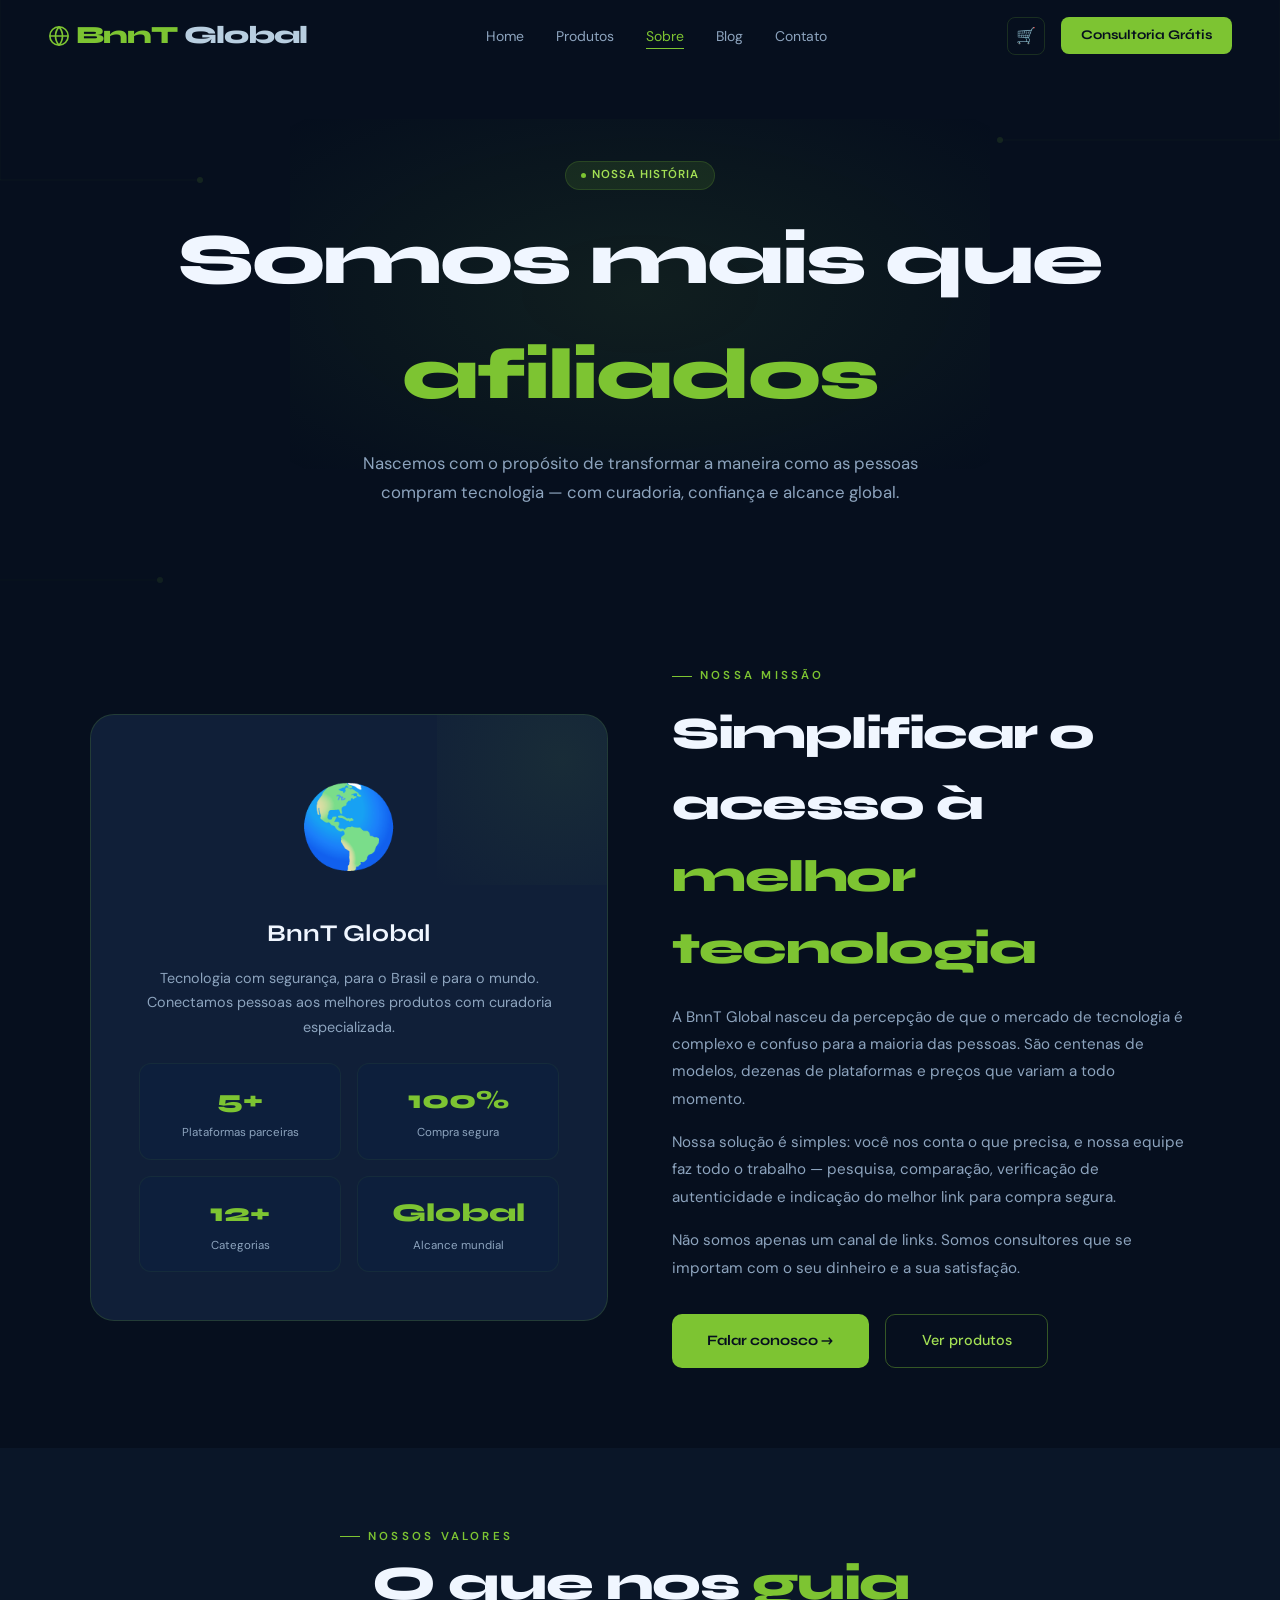
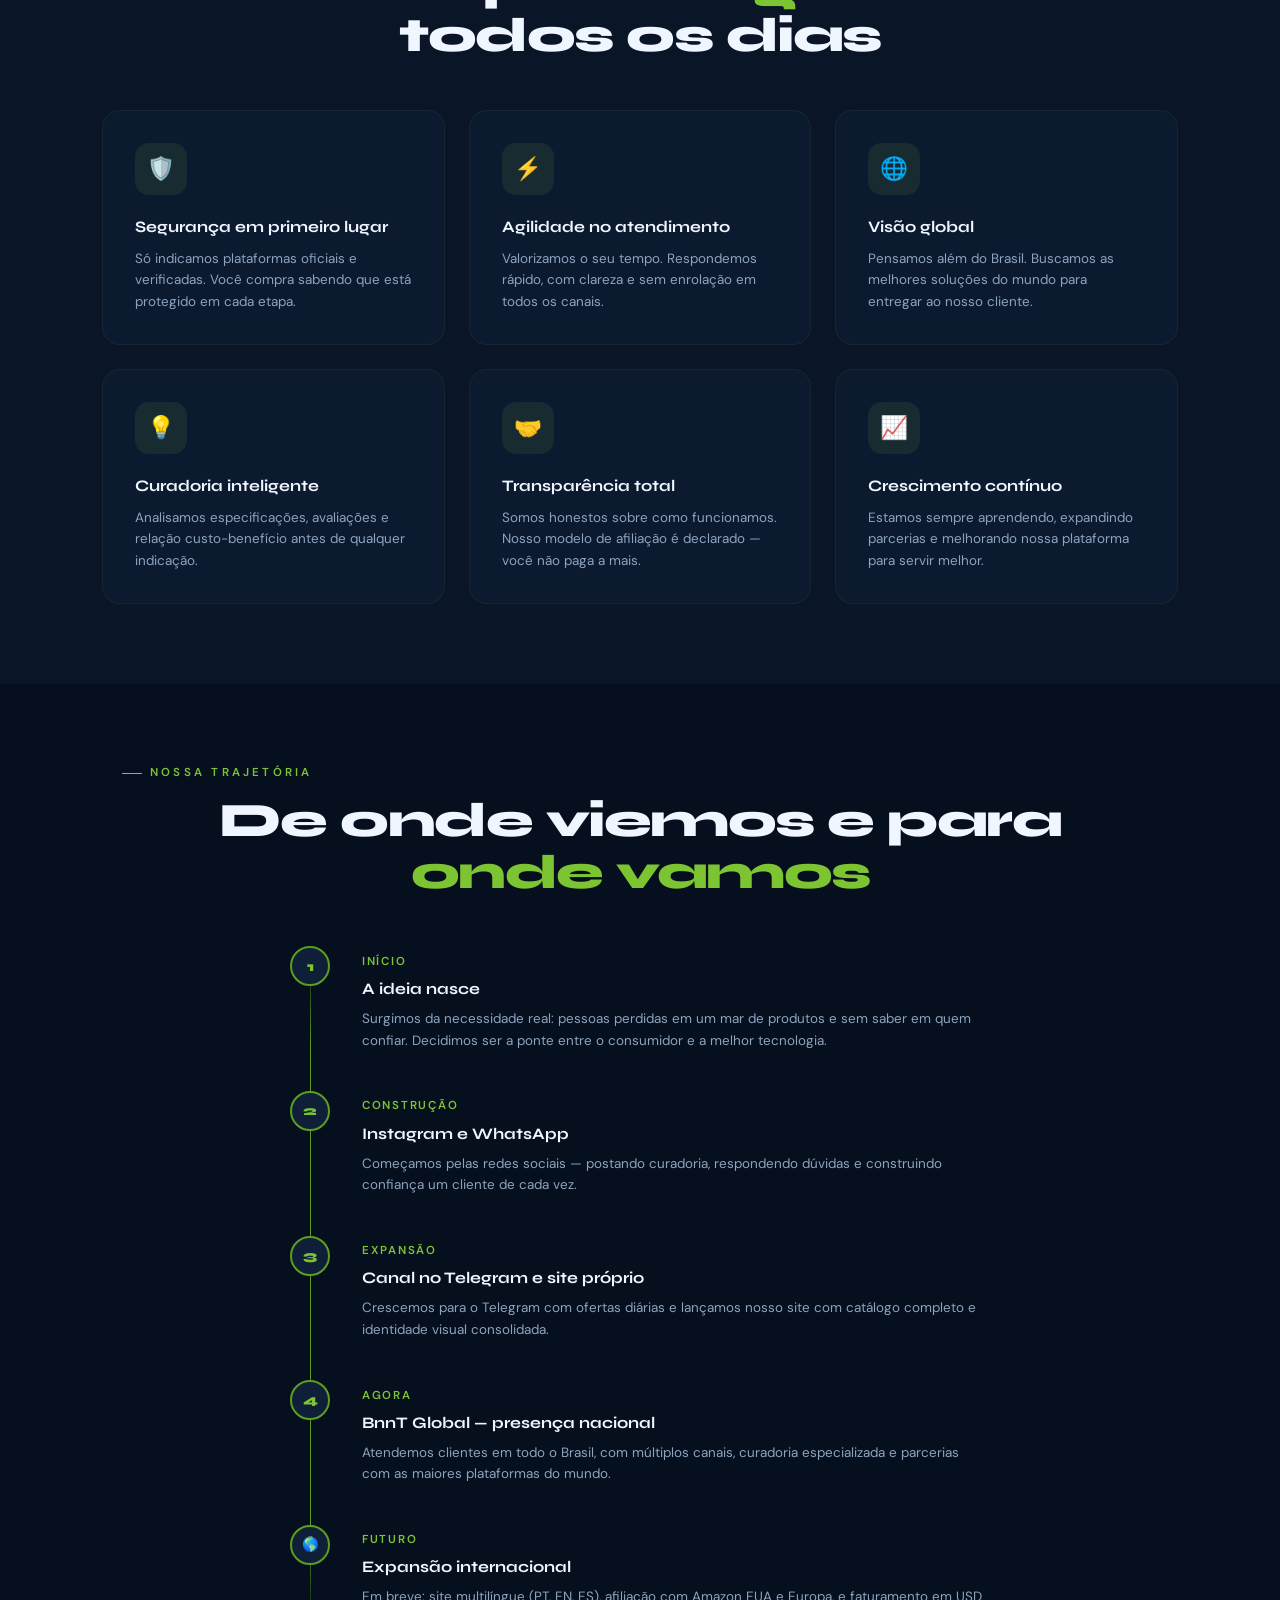
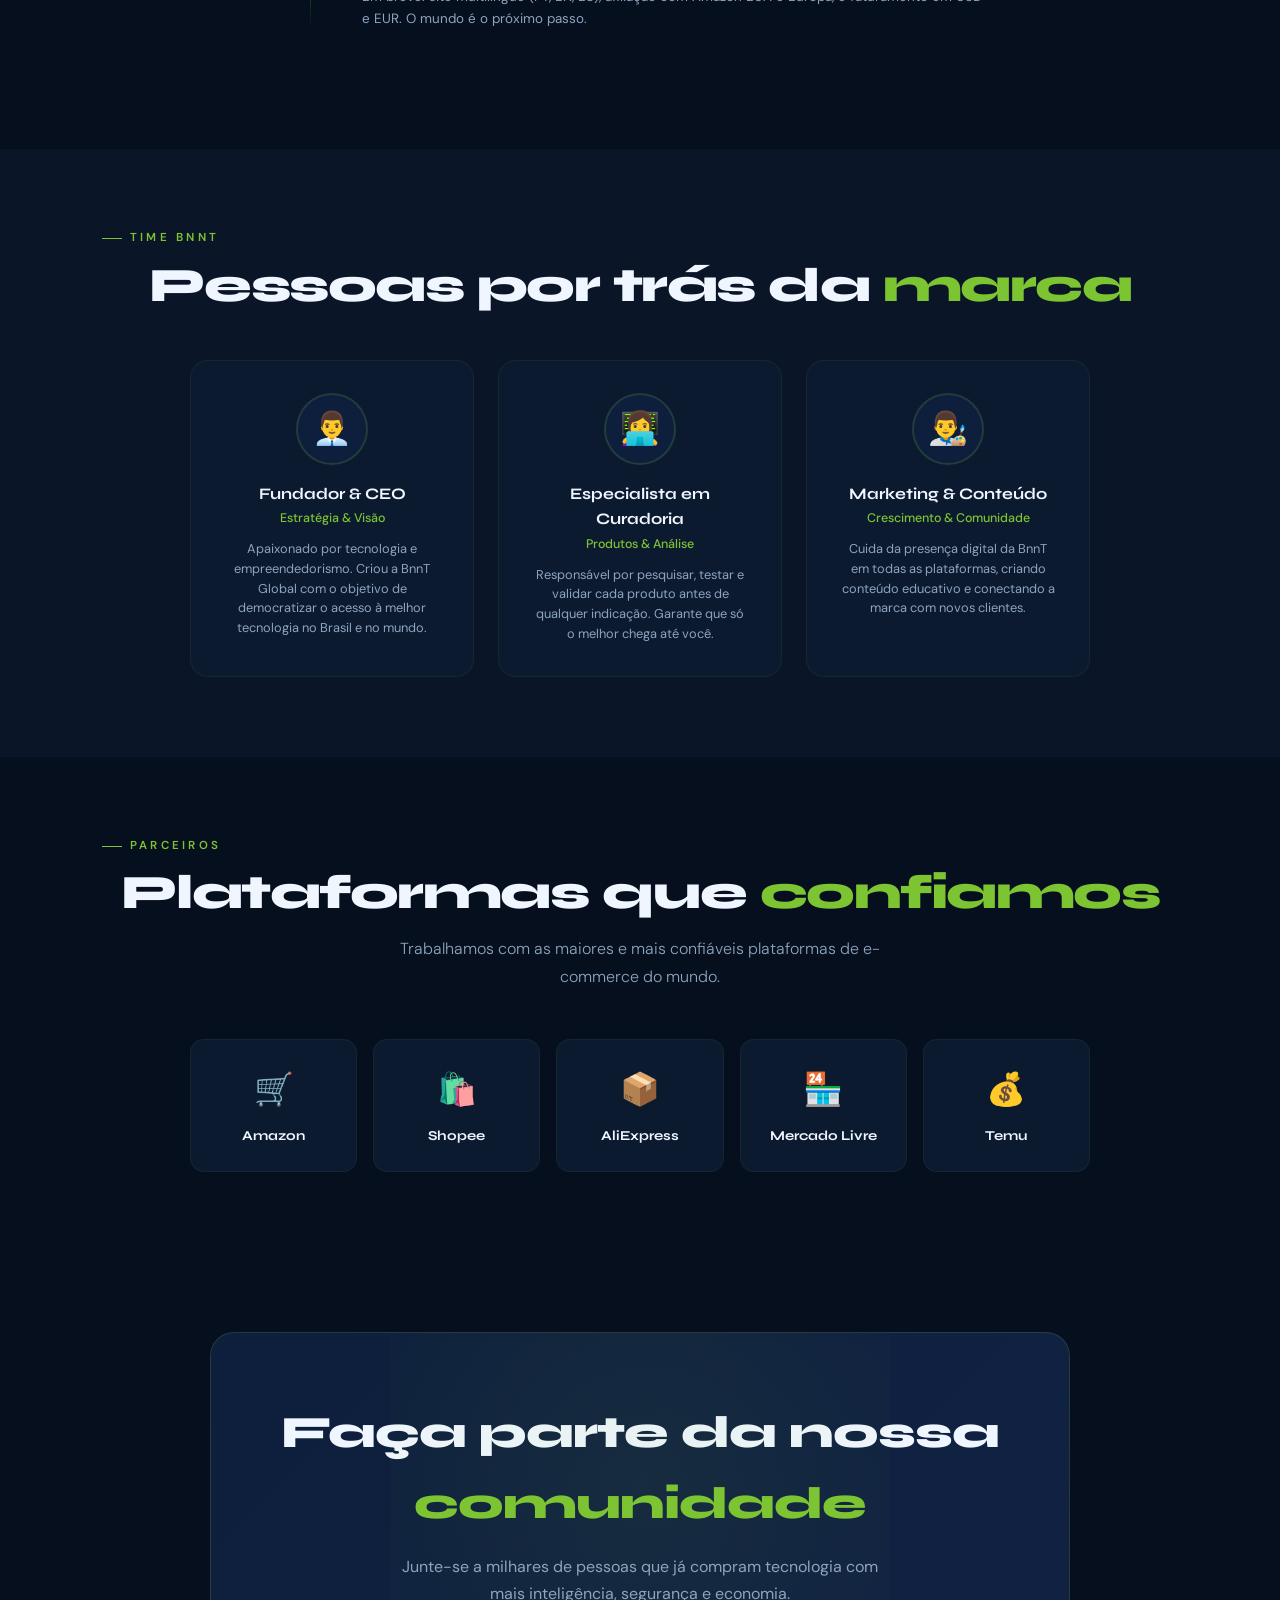
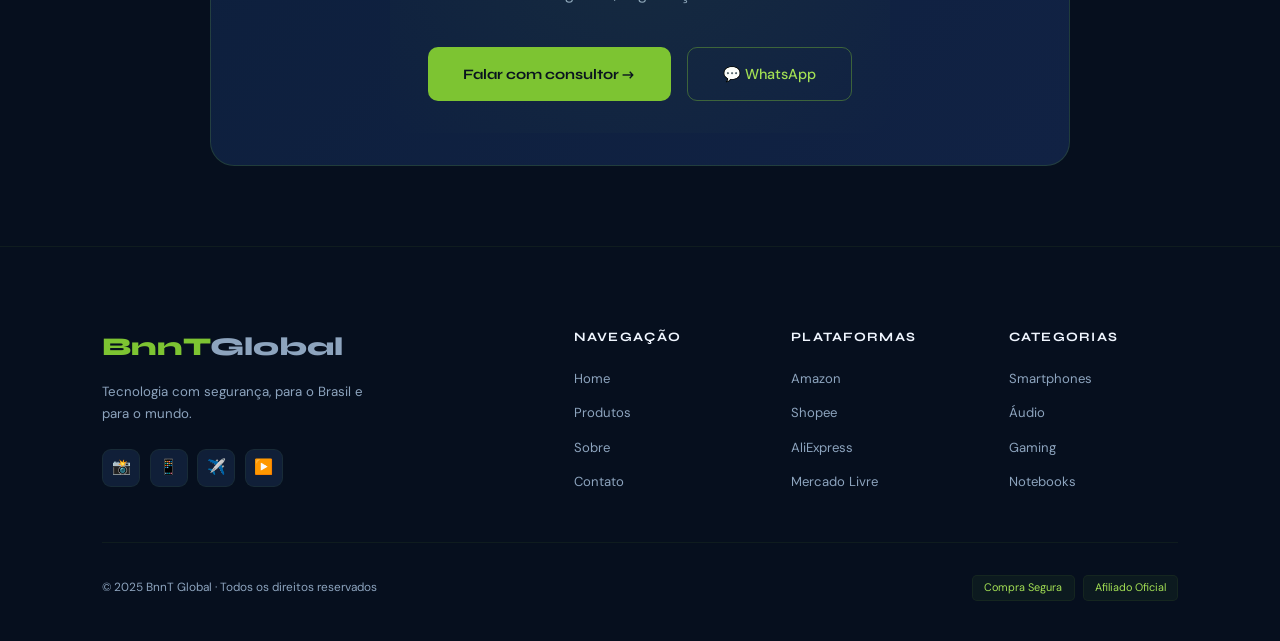
<file: sobre.html>
<!DOCTYPE html>
<html lang="pt-BR">
<head>
<meta charset="UTF-8">
<meta name="viewport" content="width=device-width, initial-scale=1.0">
<title>Sobre Nós — BnnT Global</title>
<link rel="preconnect" href="https://fonts.googleapis.com">
<link href="https://fonts.googleapis.com/css2?family=Syne:wght@400;600;700;800&family=DM+Sans:wght@300;400;500&display=swap" rel="stylesheet">
<link rel="stylesheet" href="style.css">
<!-- Favicon BnnT Global -->
<link rel="icon" type="image/svg+xml" href="#">
<link rel="icon" type="image/png" sizes="32x32" href="#">
<link rel="apple-touch-icon" sizes="180x180" href="#">
<meta name="theme-color" content="#0a1628">
<style>
.page-hero{padding:10rem 2rem 5rem;text-align:center;position:relative;z-index:1}
.page-hero h1{font-family:'Syne',sans-serif;font-size:clamp(2.5rem,6vw,4.5rem);font-weight:800;letter-spacing:-2px;margin:.75rem 0 1rem}
.page-hero p{color:var(--silver);font-size:1.05rem;max-width:560px;margin:0 auto;line-height:1.75}
.hero-glow{position:absolute;top:50%;left:50%;transform:translate(-50%,-50%);width:700px;height:350px;background:radial-gradient(ellipse,rgba(125,196,50,.09),transparent);pointer-events:none}

/* MISSION */
.mission-section{padding:5rem 2rem;position:relative;z-index:1}
.mission-grid{display:grid;grid-template-columns:1fr 1fr;gap:4rem;align-items:center;max-width:1100px;margin:0 auto}
.mission-visual{background:var(--card2);border:1px solid var(--border);border-radius:24px;padding:3rem;text-align:center;position:relative;overflow:hidden}
.mission-visual::before{content:'';position:absolute;top:-80px;right:-80px;width:250px;height:250px;background:radial-gradient(ellipse,rgba(125,196,50,.08),transparent)}
.globe-icon{font-size:5rem;margin-bottom:1.5rem;display:block;animation:float 3s ease-in-out infinite}
@keyframes float{0%,100%{transform:translateY(0)}50%{transform:translateY(-10px)}}
.mission-visual h3{font-family:'Syne',sans-serif;font-size:1.5rem;margin-bottom:.8rem}
.mission-visual p{color:var(--silver);font-size:.9rem;line-height:1.7}
.mission-stats{display:grid;grid-template-columns:1fr 1fr;gap:1rem;margin-top:1.5rem}
.m-stat{background:var(--navy3);border:1px solid var(--border2);border-radius:12px;padding:1rem;text-align:center}
.m-stat .v{font-family:'Syne',sans-serif;font-size:1.6rem;font-weight:800;color:var(--green)}
.m-stat .l{font-size:.72rem;color:var(--silver);margin-top:.2rem}
.mission-text h2{font-family:'Syne',sans-serif;font-size:clamp(2rem,4vw,2.8rem);font-weight:800;letter-spacing:-1.5px;margin-bottom:1.2rem}
.mission-text p{color:var(--silver);font-size:.95rem;line-height:1.8;margin-bottom:1rem}

/* VALUES */
.values-section{padding:5rem 2rem;background:var(--navy2);position:relative;z-index:1}
.values-grid{display:grid;grid-template-columns:repeat(3,1fr);gap:1.5rem;max-width:1100px;margin:3rem auto 0}
.value-card{background:var(--card);border:1px solid var(--border2);border-radius:18px;padding:2rem;transition:all .3s}
.value-card:hover{border-color:var(--border);transform:translateY(-4px)}
.value-icon{width:52px;height:52px;background:rgba(125,196,50,.1);border-radius:14px;display:flex;align-items:center;justify-content:center;font-size:1.4rem;margin-bottom:1.2rem}
.value-card h4{font-family:'Syne',sans-serif;font-size:1rem;font-weight:700;margin-bottom:.5rem}
.value-card p{font-size:.84rem;color:var(--silver);line-height:1.6}

/* JOURNEY */
.journey-section{padding:5rem 2rem;position:relative;z-index:1}
.timeline{max-width:700px;margin:3rem auto 0;position:relative}
.timeline::before{content:'';position:absolute;left:20px;top:0;bottom:0;width:1px;background:linear-gradient(180deg,transparent,var(--green3) 15%,var(--green3) 85%,transparent)}
.tl-item{display:flex;gap:2rem;margin-bottom:2.5rem;position:relative}
.tl-dot{min-width:40px;height:40px;background:var(--card2);border:2px solid var(--green3);border-radius:50%;display:flex;align-items:center;justify-content:center;font-size:.85rem;font-family:'Syne',sans-serif;font-weight:800;color:var(--green);z-index:1}
.tl-content{padding-top:.4rem}
.tl-year{font-size:.72rem;color:var(--green);letter-spacing:.15em;text-transform:uppercase;font-weight:600;margin-bottom:.3rem}
.tl-content h4{font-family:'Syne',sans-serif;font-size:1rem;font-weight:700;margin-bottom:.4rem}
.tl-content p{font-size:.84rem;color:var(--silver);line-height:1.6}

/* TEAM */
.team-section{padding:5rem 2rem;background:var(--navy2);position:relative;z-index:1}
.team-grid{display:grid;grid-template-columns:repeat(3,1fr);gap:1.5rem;max-width:900px;margin:3rem auto 0}
.team-card{background:var(--card);border:1px solid var(--border2);border-radius:18px;padding:2rem;text-align:center;transition:all .3s}
.team-card:hover{border-color:var(--border);transform:translateY(-3px)}
.team-avatar{width:72px;height:72px;border-radius:50%;background:var(--navy3);border:2px solid var(--border);display:flex;align-items:center;justify-content:center;font-size:2rem;margin:0 auto 1rem}
.team-name{font-family:'Syne',sans-serif;font-size:1rem;font-weight:700;margin-bottom:.2rem}
.team-role{font-size:.78rem;color:var(--green);margin-bottom:.6rem;font-weight:500}
.team-bio{font-size:.8rem;color:var(--silver);line-height:1.55}

/* PARTNERS */
.partners-section{padding:5rem 2rem;position:relative;z-index:1}
.partners-grid{display:grid;grid-template-columns:repeat(5,1fr);gap:1rem;max-width:900px;margin:3rem auto 0}
.partner-box{background:var(--card);border:1px solid var(--border2);border-radius:14px;padding:1.5rem;text-align:center;transition:all .2s}
.partner-box:hover{border-color:var(--border)}
.partner-box .p-icon{font-size:2rem;margin-bottom:.6rem}
.partner-box .p-name{font-family:'Syne',sans-serif;font-size:.85rem;font-weight:700}

/* CTA */
.cta-section{padding:5rem 2rem;position:relative;z-index:1}
.cta-inner{background:linear-gradient(135deg,var(--navy3),var(--navy4));border:1px solid var(--border);border-radius:24px;padding:4rem 3rem;text-align:center;max-width:860px;margin:0 auto;position:relative;overflow:hidden}
.cta-inner::before{content:'';position:absolute;top:-100px;left:50%;transform:translateX(-50%);width:500px;height:500px;background:radial-gradient(ellipse,rgba(125,196,50,.07),transparent);pointer-events:none}
.cta-inner h2{font-family:'Syne',sans-serif;font-size:clamp(2rem,4vw,2.8rem);font-weight:800;letter-spacing:-1px;margin-bottom:.8rem}
.cta-inner p{color:var(--silver);max-width:480px;margin:0 auto 2.5rem;line-height:1.7}

@media(max-width:900px){.mission-grid,.values-grid,.team-grid{grid-template-columns:1fr}.partners-grid{grid-template-columns:repeat(3,1fr)}}
@media(max-width:500px){.partners-grid{grid-template-columns:repeat(2,1fr)}}
</style>
</head>
<body>

<div class="circuit-bg"><svg viewBox="0 0 1440 900" preserveAspectRatio="xMidYMid slice" xmlns="http://www.w3.org/2000/svg"><defs><style>.cl{stroke:#7dc432;stroke-width:.5;fill:none}</style></defs><line class="cl" x1="80" y1="0" x2="80" y2="180" opacity=".4"/><line class="cl" x1="80" y1="180" x2="280" y2="180" opacity=".4"/><circle cx="280" cy="180" r="3" fill="#7dc432" opacity=".5"/><line class="cl" x1="1360" y1="0" x2="1360" y2="140" opacity=".4"/><line class="cl" x1="1360" y1="140" x2="1080" y2="140" opacity=".4"/><circle cx="1080" cy="140" r="3" fill="#7dc432" opacity=".5"/><line class="cl" x1="40" y1="580" x2="240" y2="580" opacity=".3"/><circle cx="240" cy="580" r="3" fill="#7dc432" opacity=".4"/></svg></div>

<nav id="navbar">
  <a class="nav-logo" href="index.html"><svg viewBox="0 0 24 24" fill="none" stroke="#7dc432" stroke-width="1.8" width="22" height="22"><circle cx="12" cy="12" r="10"/><path d="M2 12h20M12 2a15 15 0 0 1 0 20M12 2a15 15 0 0 0 0 20"/></svg>BnnT<span>Global</span></a>
  <ul class="nav-links">
    <li><a href="index.html">Home</a></li><li><a href="produtos.html">Produtos</a></li><li><a href="sobre.html" class="active">Sobre</a></li><li><a href="blog.html">Blog</a></li><li><a href="contato.html">Contato</a></li>
  </ul>
  <div class="nav-right">
    <button class="nav-cart" onclick="window.location='carrinho.html'">🛒<span class="cart-count" style="display:none">0</span></button>
    <a class="nav-cta" href="contato.html">Consultoria Grátis</a>
    <button class="hamburger" id="ham"><span></span><span></span><span></span></button>
  </div>
</nav>
<div class="mobile-menu" id="mobileMenu"><a href="index.html">Home</a><a href="produtos.html">Produtos</a><a href="sobre.html">Sobre</a><a href="blog.html">Blog</a><a href="contato.html">Contato</a><a href="carrinho.html">🛒 Carrinho</a></div>

<!-- HERO -->
<div class="page-hero">
  <div class="hero-glow"></div>
  <div class="badge anim-up"><span class="dot" style="animation:pulse 2s infinite"></span>Nossa história</div>
  <h1 class="anim-up-2">Somos mais que<br><span class="accent">afiliados</span></h1>
  <p class="anim-up-3">Nascemos com o propósito de transformar a maneira como as pessoas compram tecnologia — com curadoria, confiança e alcance global.</p>
</div>

<!-- MISSION -->
<div class="mission-section">
  <div class="mission-grid">
    <div class="mission-visual reveal">
      <span class="globe-icon">🌎</span>
      <h3>BnnT Global</h3>
      <p>Tecnologia com segurança, para o Brasil e para o mundo. Conectamos pessoas aos melhores produtos com curadoria especializada.</p>
      <div class="mission-stats">
        <div class="m-stat"><div class="v">5+</div><div class="l">Plataformas parceiras</div></div>
        <div class="m-stat"><div class="v">100%</div><div class="l">Compra segura</div></div>
        <div class="m-stat"><div class="v">12+</div><div class="l">Categorias</div></div>
        <div class="m-stat"><div class="v">Global</div><div class="l">Alcance mundial</div></div>
      </div>
    </div>
    <div class="mission-text reveal">
      <div class="section-eyebrow">Nossa missão</div>
      <h2>Simplificar o acesso à <span class="accent">melhor tecnologia</span></h2>
      <p>A BnnT Global nasceu da percepção de que o mercado de tecnologia é complexo e confuso para a maioria das pessoas. São centenas de modelos, dezenas de plataformas e preços que variam a todo momento.</p>
      <p>Nossa solução é simples: você nos conta o que precisa, e nossa equipe faz todo o trabalho — pesquisa, comparação, verificação de autenticidade e indicação do melhor link para compra segura.</p>
      <p>Não somos apenas um canal de links. Somos consultores que se importam com o seu dinheiro e a sua satisfação.</p>
      <div style="display:flex;gap:1rem;margin-top:2rem;flex-wrap:wrap">
        <a href="contato.html" class="btn-primary">Falar conosco →</a>
        <a href="produtos.html" class="btn-secondary">Ver produtos</a>
      </div>
    </div>
  </div>
</div>

<!-- VALUES -->
<div class="values-section">
  <div class="container">
    <div style="text-align:center;max-width:600px;margin:0 auto" class="reveal">
      <div class="section-eyebrow">Nossos valores</div>
      <h2 class="section-title">O que nos <span class="accent">guia</span> todos os dias</h2>
    </div>
    <div class="values-grid reveal-grid">
      <div class="value-card"><div class="value-icon">🛡️</div><h4>Segurança em primeiro lugar</h4><p>Só indicamos plataformas oficiais e verificadas. Você compra sabendo que está protegido em cada etapa.</p></div>
      <div class="value-card"><div class="value-icon">⚡</div><h4>Agilidade no atendimento</h4><p>Valorizamos o seu tempo. Respondemos rápido, com clareza e sem enrolação em todos os canais.</p></div>
      <div class="value-card"><div class="value-icon">🌐</div><h4>Visão global</h4><p>Pensamos além do Brasil. Buscamos as melhores soluções do mundo para entregar ao nosso cliente.</p></div>
      <div class="value-card"><div class="value-icon">💡</div><h4>Curadoria inteligente</h4><p>Analisamos especificações, avaliações e relação custo-benefício antes de qualquer indicação.</p></div>
      <div class="value-card"><div class="value-icon">🤝</div><h4>Transparência total</h4><p>Somos honestos sobre como funcionamos. Nosso modelo de afiliação é declarado — você não paga a mais.</p></div>
      <div class="value-card"><div class="value-icon">📈</div><h4>Crescimento contínuo</h4><p>Estamos sempre aprendendo, expandindo parcerias e melhorando nossa plataforma para servir melhor.</p></div>
    </div>
  </div>
</div>

<!-- JOURNEY -->
<div class="journey-section">
  <div class="container" style="max-width:1100px">
    <div style="text-align:center" class="reveal">
      <div class="section-eyebrow">Nossa trajetória</div>
      <h2 class="section-title">De onde viemos e para <span class="accent">onde vamos</span></h2>
    </div>
    <div class="timeline">
      <div class="tl-item reveal"><div class="tl-dot">1</div><div class="tl-content"><div class="tl-year">Início</div><h4>A ideia nasce</h4><p>Surgimos da necessidade real: pessoas perdidas em um mar de produtos e sem saber em quem confiar. Decidimos ser a ponte entre o consumidor e a melhor tecnologia.</p></div></div>
      <div class="tl-item reveal"><div class="tl-dot">2</div><div class="tl-content"><div class="tl-year">Construção</div><h4>Instagram e WhatsApp</h4><p>Começamos pelas redes sociais — postando curadoria, respondendo dúvidas e construindo confiança um cliente de cada vez.</p></div></div>
      <div class="tl-item reveal"><div class="tl-dot">3</div><div class="tl-content"><div class="tl-year">Expansão</div><h4>Canal no Telegram e site próprio</h4><p>Crescemos para o Telegram com ofertas diárias e lançamos nosso site com catálogo completo e identidade visual consolidada.</p></div></div>
      <div class="tl-item reveal"><div class="tl-dot">4</div><div class="tl-content"><div class="tl-year">Agora</div><h4>BnnT Global — presença nacional</h4><p>Atendemos clientes em todo o Brasil, com múltiplos canais, curadoria especializada e parcerias com as maiores plataformas do mundo.</p></div></div>
      <div class="tl-item reveal"><div class="tl-dot">🌎</div><div class="tl-content"><div class="tl-year">Futuro</div><h4>Expansão internacional</h4><p>Em breve: site multilíngue (PT, EN, ES), afiliação com Amazon EUA e Europa, e faturamento em USD e EUR. O mundo é o próximo passo.</p></div></div>
    </div>
  </div>
</div>

<!-- TEAM -->
<div class="team-section">
  <div class="container">
    <div style="text-align:center" class="reveal">
      <div class="section-eyebrow">Time BnnT</div>
      <h2 class="section-title">Pessoas por trás da <span class="accent">marca</span></h2>
    </div>
    <div class="team-grid reveal-grid">
      <div class="team-card"><div class="team-avatar">👨‍💼</div><div class="team-name">Fundador & CEO</div><div class="team-role">Estratégia & Visão</div><div class="team-bio">Apaixonado por tecnologia e empreendedorismo. Criou a BnnT Global com o objetivo de democratizar o acesso à melhor tecnologia no Brasil e no mundo.</div></div>
      <div class="team-card"><div class="team-avatar">👩‍💻</div><div class="team-name">Especialista em Curadoria</div><div class="team-role">Produtos & Análise</div><div class="team-bio">Responsável por pesquisar, testar e validar cada produto antes de qualquer indicação. Garante que só o melhor chega até você.</div></div>
      <div class="team-card"><div class="team-avatar">👨‍🎨</div><div class="team-name">Marketing & Conteúdo</div><div class="team-role">Crescimento & Comunidade</div><div class="team-bio">Cuida da presença digital da BnnT em todas as plataformas, criando conteúdo educativo e conectando a marca com novos clientes.</div></div>
    </div>
  </div>
</div>

<!-- PARTNERS -->
<div class="partners-section">
  <div class="container">
    <div style="text-align:center" class="reveal">
      <div class="section-eyebrow">Parceiros</div>
      <h2 class="section-title">Plataformas que <span class="accent">confiamos</span></h2>
      <p class="section-desc" style="margin:0 auto">Trabalhamos com as maiores e mais confiáveis plataformas de e-commerce do mundo.</p>
    </div>
    <div class="partners-grid reveal-grid">
      <div class="partner-box"><div class="p-icon">🛒</div><div class="p-name">Amazon</div></div>
      <div class="partner-box"><div class="p-icon">🛍️</div><div class="p-name">Shopee</div></div>
      <div class="partner-box"><div class="p-icon">📦</div><div class="p-name">AliExpress</div></div>
      <div class="partner-box"><div class="p-icon">🏪</div><div class="p-name">Mercado Livre</div></div>
      <div class="partner-box"><div class="p-icon">💰</div><div class="p-name">Temu</div></div>
    </div>
  </div>
</div>

<!-- CTA -->
<div class="cta-section">
  <div class="cta-inner reveal">
    <h2>Faça parte da nossa <span class="accent">comunidade</span></h2>
    <p>Junte-se a milhares de pessoas que já compram tecnologia com mais inteligência, segurança e economia.</p>
    <div style="display:flex;gap:1rem;justify-content:center;flex-wrap:wrap">
      <a href="contato.html" class="btn-primary">Falar com consultor →</a>
      <a href="https://wa.me/5586998020422" class="btn-secondary" target="_blank">💬 WhatsApp</a>
    </div>
  </div>
</div>

<footer><div class="footer-inner"><div class="footer-grid"><div><div class="footer-logo">BnnT<span>Global</span></div><p class="footer-tagline">Tecnologia com segurança, para o Brasil e para o mundo.</p><div class="footer-social"><a class="social-btn" href="https://instagram.com/bnntglobal" target="_blank">📸</a><a class="social-btn" href="https://wa.me/5586998020422" target="_blank">📱</a><a class="social-btn" href="https://t.me/bnntglobal" target="_blank">✈️</a><a class="social-btn" href="https://youtube.com/@bnntglobal" target="_blank">▶️</a></div></div><div class="footer-col"><h5>Navegação</h5><ul><li><a href="index.html">Home</a></li><li><a href="produtos.html">Produtos</a></li><li><a href="sobre.html">Sobre</a></li><li><a href="contato.html">Contato</a></li></ul></div><div class="footer-col"><h5>Plataformas</h5><ul><li><a href="produtos.html">Amazon</a></li><li><a href="produtos.html">Shopee</a></li><li><a href="produtos.html">AliExpress</a></li><li><a href="produtos.html">Mercado Livre</a></li></ul></div><div class="footer-col"><h5>Categorias</h5><ul><li><a href="produtos.html">Smartphones</a></li><li><a href="produtos.html">Áudio</a></li><li><a href="produtos.html">Gaming</a></li><li><a href="produtos.html">Notebooks</a></li></ul></div></div><div class="footer-bottom"><p>© 2025 BnnT Global · Todos os direitos reservados</p><div class="footer-badges"><span class="f-badge">Compra Segura</span><span class="f-badge">Afiliado Oficial</span></div></div></div></footer>

<div id="toast" class="toast"></div>
<script src="products.js"></script>
<script src="app.js"></script>
</body>
</html>
</file>
<file: style.css>
@import url('https://fonts.googleapis.com/css2?family=Syne:wght@400;600;700;800&family=DM+Sans:ital,wght@0,300;0,400;0,500;1,300&display=swap');

*{margin:0;padding:0;box-sizing:border-box}
:root{
  --navy:#060f1e;
  --navy2:#0a1628;
  --navy3:#0d1f3c;
  --navy4:#112244;
  --green:#7dc432;
  --green2:#a3e054;
  --green3:#5a9e20;
  --green-dim:rgba(125,196,50,0.12);
  --silver:#8da4be;
  --silver2:#b8cee0;
  --white:#f0f6ff;
  --card:#0c1a30;
  --card2:#101f38;
  --border:rgba(125,196,50,0.18);
  --border2:rgba(125,196,50,0.07);
  --red:#e05555;
  --amber:#e0a832;
}

html{scroll-behavior:smooth}
body{background:var(--navy);color:var(--white);font-family:'DM Sans',sans-serif;overflow-x:hidden;line-height:1.6}

/* SCROLLBAR */
::-webkit-scrollbar{width:4px}
::-webkit-scrollbar-track{background:var(--navy)}
::-webkit-scrollbar-thumb{background:var(--green3);border-radius:2px}

/* ─── CIRCUIT BG ─── */
.circuit-bg{position:fixed;top:0;left:0;width:100%;height:100%;pointer-events:none;z-index:0;opacity:.25}
.circuit-bg svg{width:100%;height:100%}

/* ─── NAV ─── */
nav{position:fixed;top:0;left:0;width:100%;z-index:200;padding:1rem 3rem;display:flex;align-items:center;justify-content:space-between;transition:all .35s}
nav.scrolled{background:rgba(6,15,30,.94);backdrop-filter:blur(16px);border-bottom:1px solid var(--border2)}
.nav-logo{font-family:'Syne',sans-serif;font-size:1.55rem;font-weight:800;color:var(--green);text-decoration:none;letter-spacing:-1px;display:flex;align-items:center;gap:.4rem}
.nav-logo span{color:var(--silver2)}
.nav-logo svg{width:22px;height:22px}
.nav-links{display:flex;gap:2rem;list-style:none}
.nav-links a{color:var(--silver);text-decoration:none;font-size:.875rem;font-weight:400;transition:color .2s;position:relative}
.nav-links a::after{content:'';position:absolute;bottom:-4px;left:0;width:0;height:1px;background:var(--green);transition:width .2s}
.nav-links a:hover,.nav-links a.active{color:var(--green)}
.nav-links a:hover::after,.nav-links a.active::after{width:100%}
.nav-right{display:flex;align-items:center;gap:1rem}
.nav-cart{position:relative;background:none;border:1px solid var(--border);border-radius:8px;color:var(--silver2);width:38px;height:38px;display:flex;align-items:center;justify-content:center;cursor:pointer;transition:all .2s;font-size:1rem}
.nav-cart:hover{border-color:var(--green);color:var(--green)}
.cart-count{position:absolute;top:-6px;right:-6px;background:var(--green);color:var(--navy);font-size:.6rem;font-weight:800;width:16px;height:16px;border-radius:50%;display:flex;align-items:center;justify-content:center;font-family:'Syne',sans-serif}
.nav-cta{background:var(--green);color:var(--navy);padding:.5rem 1.25rem;border-radius:8px;font-weight:700;font-family:'Syne',sans-serif;font-size:.83rem;text-decoration:none;transition:all .2s;white-space:nowrap}
.nav-cta:hover{background:var(--green2);transform:translateY(-1px)}
.hamburger{display:none;flex-direction:column;gap:5px;cursor:pointer;background:none;border:none;padding:4px}
.hamburger span{display:block;width:22px;height:2px;background:var(--silver2);border-radius:2px;transition:all .3s}
.mobile-menu{display:none;position:fixed;top:68px;left:0;width:100%;background:rgba(6,15,30,.97);backdrop-filter:blur(16px);padding:1.5rem 2rem 2rem;border-bottom:1px solid var(--border);z-index:199}
.mobile-menu.open{display:flex;flex-direction:column;gap:.75rem}
.mobile-menu a{color:var(--silver2);text-decoration:none;font-size:1rem;padding:.6rem 0;border-bottom:1px solid var(--border2);transition:color .2s}
.mobile-menu a:hover{color:var(--green)}

/* ─── UTILS ─── */
.container{max-width:1140px;margin:0 auto;padding:0 2rem}
section{position:relative;z-index:1;padding:7rem 2rem}
.section-eyebrow{font-size:.72rem;letter-spacing:.28em;text-transform:uppercase;color:var(--green);margin-bottom:.75rem;font-weight:600;display:flex;align-items:center;gap:.5rem}
.section-eyebrow::before{content:'';display:inline-block;width:20px;height:1px;background:var(--green)}
.section-title{font-family:'Syne',sans-serif;font-size:clamp(2rem,4.5vw,3rem);font-weight:800;letter-spacing:-1.5px;line-height:1.08;margin-bottom:1rem}
.section-desc{color:var(--silver);font-size:1rem;line-height:1.75;font-weight:300;max-width:520px}
.accent{color:var(--green)}
.dim{color:var(--silver)}

/* ─── BUTTONS ─── */
.btn-primary{display:inline-flex;align-items:center;gap:.5rem;background:var(--green);color:var(--navy);padding:.9rem 2.2rem;border-radius:10px;font-weight:700;font-family:'Syne',sans-serif;font-size:.9rem;text-decoration:none;transition:all .25s;border:none;cursor:pointer}
.btn-primary:hover{background:var(--green2);transform:translateY(-2px);box-shadow:0 10px 35px rgba(125,196,50,.25)}
.btn-secondary{display:inline-flex;align-items:center;gap:.5rem;border:1px solid rgba(125,196,50,.4);color:var(--green2);padding:.9rem 2.2rem;border-radius:10px;font-weight:500;font-size:.9rem;text-decoration:none;transition:all .25s;background:none;cursor:pointer}
.btn-secondary:hover{background:rgba(125,196,50,.08);border-color:var(--green);transform:translateY(-2px)}
.btn-ghost{display:inline-flex;align-items:center;gap:.4rem;color:var(--silver);font-size:.85rem;text-decoration:none;transition:color .2s}
.btn-ghost:hover{color:var(--green)}

/* ─── BADGES ─── */
.badge{display:inline-flex;align-items:center;gap:.4rem;background:var(--green-dim);border:1px solid var(--border);border-radius:20px;padding:.28rem .9rem;font-size:.72rem;color:var(--green2);letter-spacing:.08em;text-transform:uppercase;font-weight:600}
.badge-red{background:rgba(224,85,85,.1);border-color:rgba(224,85,85,.3);color:#f07070}
.badge-amber{background:rgba(224,168,50,.1);border-color:rgba(224,168,50,.3);color:#e8c060}
.badge .dot{width:5px;height:5px;background:var(--green);border-radius:50%}

/* ─── CARDS ─── */
.card{background:var(--card);border:1px solid var(--border2);border-radius:16px;padding:1.5rem;transition:all .3s}
.card:hover{border-color:var(--border);transform:translateY(-3px)}
.card-glow{position:relative;overflow:hidden}
.card-glow::before{content:'';position:absolute;top:-60px;right:-60px;width:200px;height:200px;background:radial-gradient(ellipse,rgba(125,196,50,.06),transparent);pointer-events:none}

/* ─── MARQUEE ─── */
.marquee-wrap{overflow:hidden;padding:1.5rem 0;border-top:1px solid var(--border2);border-bottom:1px solid var(--border2);background:rgba(10,22,40,.6)}
.marquee-track{display:flex;gap:3rem;width:max-content;animation:marquee 35s linear infinite}
.marquee-item{display:flex;align-items:center;gap:.6rem;font-size:.8rem;color:var(--silver);white-space:nowrap;letter-spacing:.06em}
.marquee-item .dot{width:4px;height:4px;background:var(--green);border-radius:50%;opacity:.7}
@keyframes marquee{from{transform:translateX(0)}to{transform:translateX(-50%)}}

/* ─── PRODUCT CARDS ─── */
.product-card{background:var(--card);border:1px solid var(--border2);border-radius:20px;overflow:hidden;transition:all .35s;display:flex;flex-direction:column;position:relative}
.product-card:hover{border-color:var(--border);transform:translateY(-6px);box-shadow:0 24px 60px rgba(0,0,0,.35)}
.product-img{width:100%;height:220px;background:var(--card2);display:flex;align-items:center;justify-content:center;font-size:5rem;position:relative;overflow:hidden}
.product-img::after{content:'';position:absolute;inset:0;background:radial-gradient(ellipse at center,rgba(125,196,50,.05),transparent)}
.product-info{padding:1.4rem}
.product-badge{position:absolute;top:1rem;left:1rem;background:var(--green);color:var(--navy);font-size:.62rem;font-weight:800;font-family:'Syne',sans-serif;padding:.22rem .65rem;border-radius:5px;letter-spacing:.06em;z-index:1}
.product-name{font-family:'Syne',sans-serif;font-size:1.05rem;font-weight:700;margin-bottom:.3rem}
.product-desc{font-size:.82rem;color:var(--silver);line-height:1.55;margin-bottom:1rem}
.product-meta{display:flex;justify-content:space-between;align-items:flex-end;margin-top:auto}
.product-price{font-family:'Syne',sans-serif;font-size:1.45rem;font-weight:800;color:var(--green);line-height:1}
.product-price small{font-size:.72rem;color:var(--silver);font-weight:300;font-family:'DM Sans',sans-serif;display:block;margin-bottom:.1rem}
.product-platform{font-size:.7rem;color:var(--silver);background:var(--navy3);border:1px solid var(--border2);border-radius:5px;padding:.2rem .5rem}
.add-cart-btn{display:flex;align-items:center;justify-content:center;gap:.4rem;width:100%;margin-top:1rem;padding:.65rem;background:rgba(125,196,50,.1);border:1px solid rgba(125,196,50,.2);border-radius:10px;color:var(--green2);font-size:.83rem;font-weight:500;cursor:pointer;transition:all .2s;font-family:'DM Sans',sans-serif}
.add-cart-btn:hover{background:var(--green);color:var(--navy);font-weight:700;border-color:var(--green)}

/* ─── ANIMATIONS ─── */
@keyframes fadeUp{from{opacity:0;transform:translateY(28px)}to{opacity:1;transform:translateY(0)}}
@keyframes fadeIn{from{opacity:0}to{opacity:1}}
@keyframes pulse{0%,100%{opacity:1;transform:scale(1)}50%{opacity:.5;transform:scale(1.4)}}
@keyframes float{0%,100%{transform:translateY(0)}50%{transform:translateY(-10px)}}
.anim-up{animation:fadeUp .7s ease both}
.anim-up-2{animation:fadeUp .7s .1s ease both}
.anim-up-3{animation:fadeUp .7s .2s ease both}
.anim-up-4{animation:fadeUp .7s .3s ease both}

/* ─── TOAST ─── */
.toast{position:fixed;bottom:2rem;right:2rem;background:var(--card2);border:1px solid var(--border);border-radius:14px;padding:1rem 1.5rem;font-size:.85rem;color:var(--white);z-index:999;transform:translateY(120px);opacity:0;transition:all .35s;max-width:300px}
.toast.show{transform:translateY(0);opacity:1}
.toast.success{border-color:rgba(125,196,50,.4)}

/* ─── FOOTER ─── */
footer{background:var(--navy);border-top:1px solid var(--border2);padding:5rem 0 2.5rem;position:relative;z-index:1}
.footer-inner{max-width:1140px;margin:0 auto;padding:0 2rem}
.footer-grid{display:grid;grid-template-columns:2.5fr 1fr 1fr 1fr;gap:3rem;margin-bottom:3rem}
.footer-logo{font-family:'Syne',sans-serif;font-size:1.6rem;font-weight:800;color:var(--green);margin-bottom:.8rem}
.footer-logo span{color:var(--silver)}
.footer-tagline{font-size:.83rem;color:var(--silver);line-height:1.65;max-width:290px;margin-bottom:1.5rem}
.footer-social{display:flex;gap:.6rem}
.social-btn{width:38px;height:38px;background:var(--card2);border:1px solid var(--border2);border-radius:9px;display:flex;align-items:center;justify-content:center;text-decoration:none;font-size:.95rem;transition:all .2s}
.social-btn:hover{border-color:var(--border);background:rgba(125,196,50,.06)}
.footer-col h5{font-family:'Syne',sans-serif;font-size:.8rem;font-weight:700;color:var(--white);margin-bottom:1.1rem;letter-spacing:.1em;text-transform:uppercase}
.footer-col ul{list-style:none;display:flex;flex-direction:column;gap:.55rem}
.footer-col ul li a{color:var(--silver);text-decoration:none;font-size:.82rem;transition:color .2s}
.footer-col ul li a:hover{color:var(--green)}
.footer-bottom{border-top:1px solid var(--border2);padding-top:2rem;display:flex;justify-content:space-between;align-items:center;flex-wrap:wrap;gap:1rem}
.footer-bottom p{font-size:.74rem;color:var(--silver)}
.footer-badges{display:flex;gap:.5rem}
.f-badge{background:rgba(125,196,50,.06);border:1px solid var(--border2);border-radius:5px;padding:.2rem .7rem;font-size:.68rem;color:var(--green2)}

/* ─── RESPONSIVE ─── */
@media(max-width:960px){
  nav{padding:1rem 1.5rem}
  .nav-links,.nav-cta{display:none}
  .hamburger{display:flex}
  .footer-grid{grid-template-columns:1fr 1fr}
}
@media(max-width:600px){
  section{padding:5rem 1.2rem}
  .footer-grid{grid-template-columns:1fr}
  .footer-bottom{flex-direction:column;text-align:center}
}
</file>
